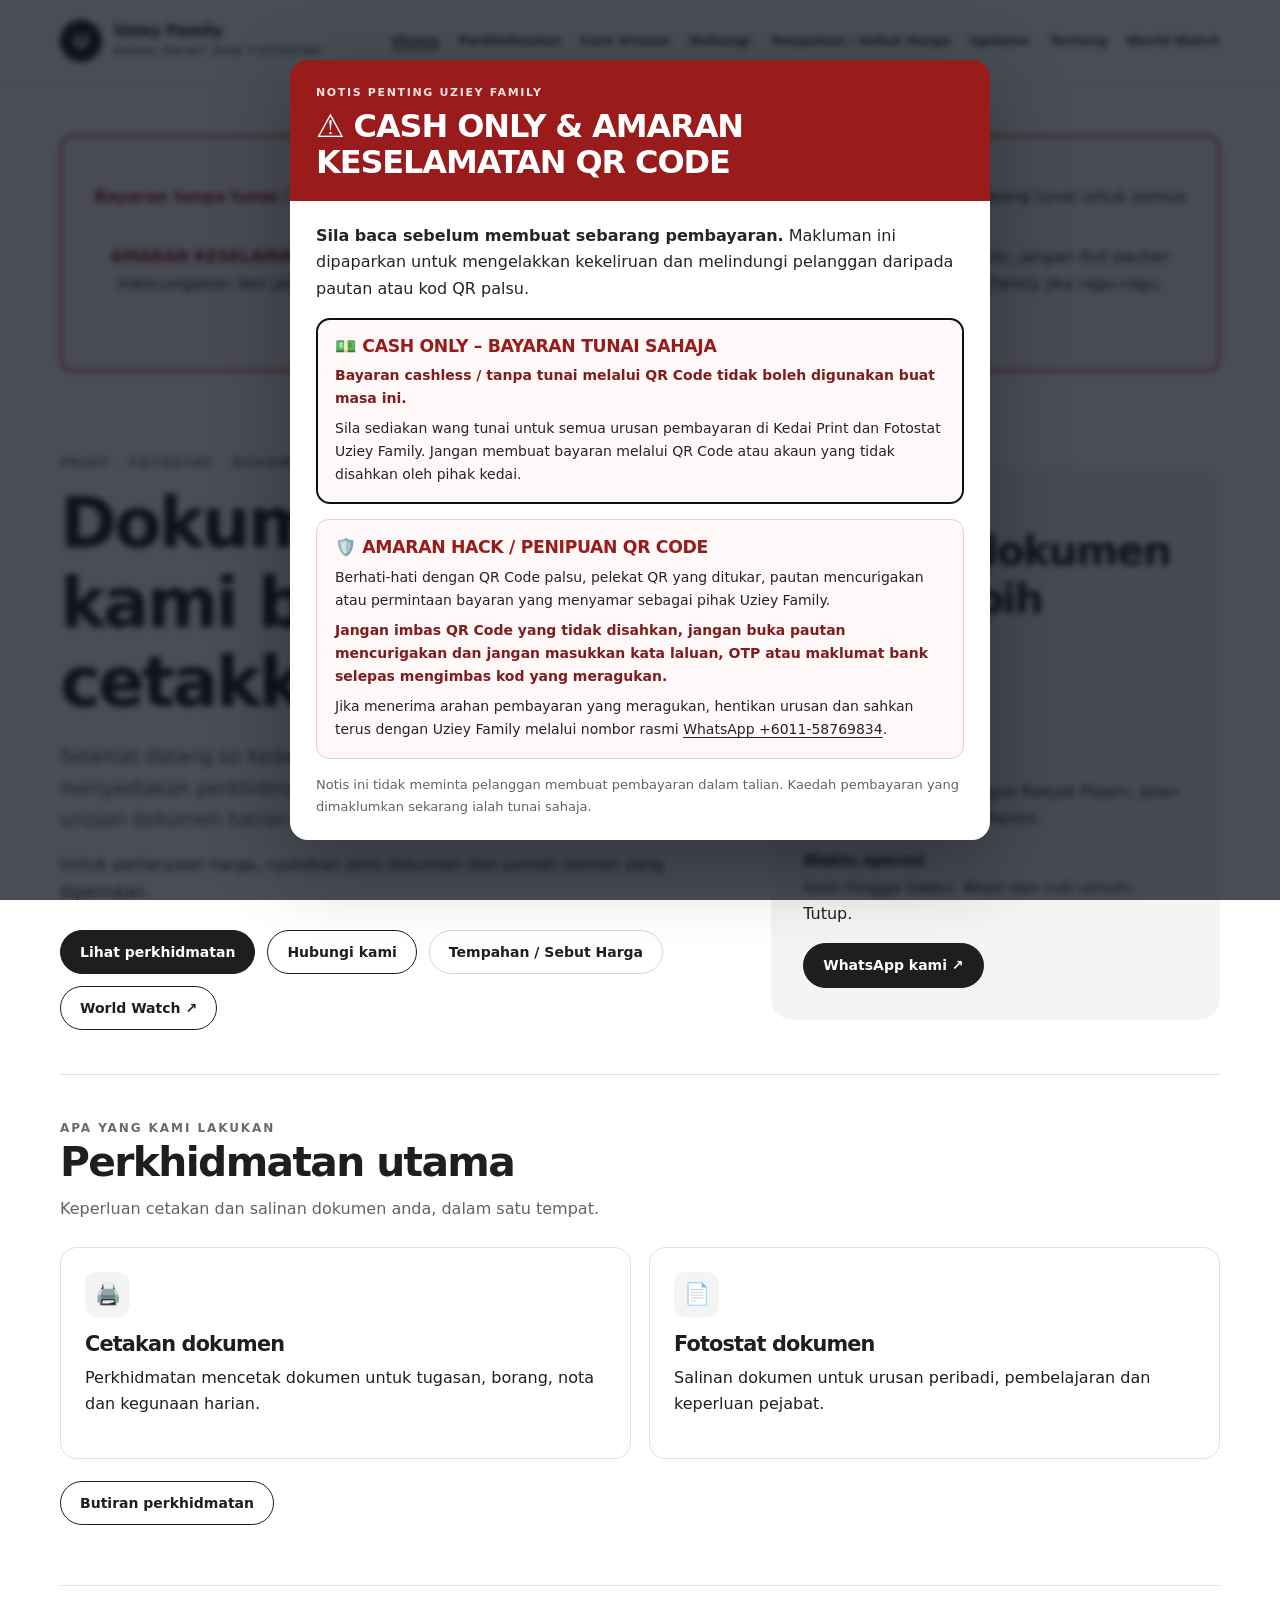
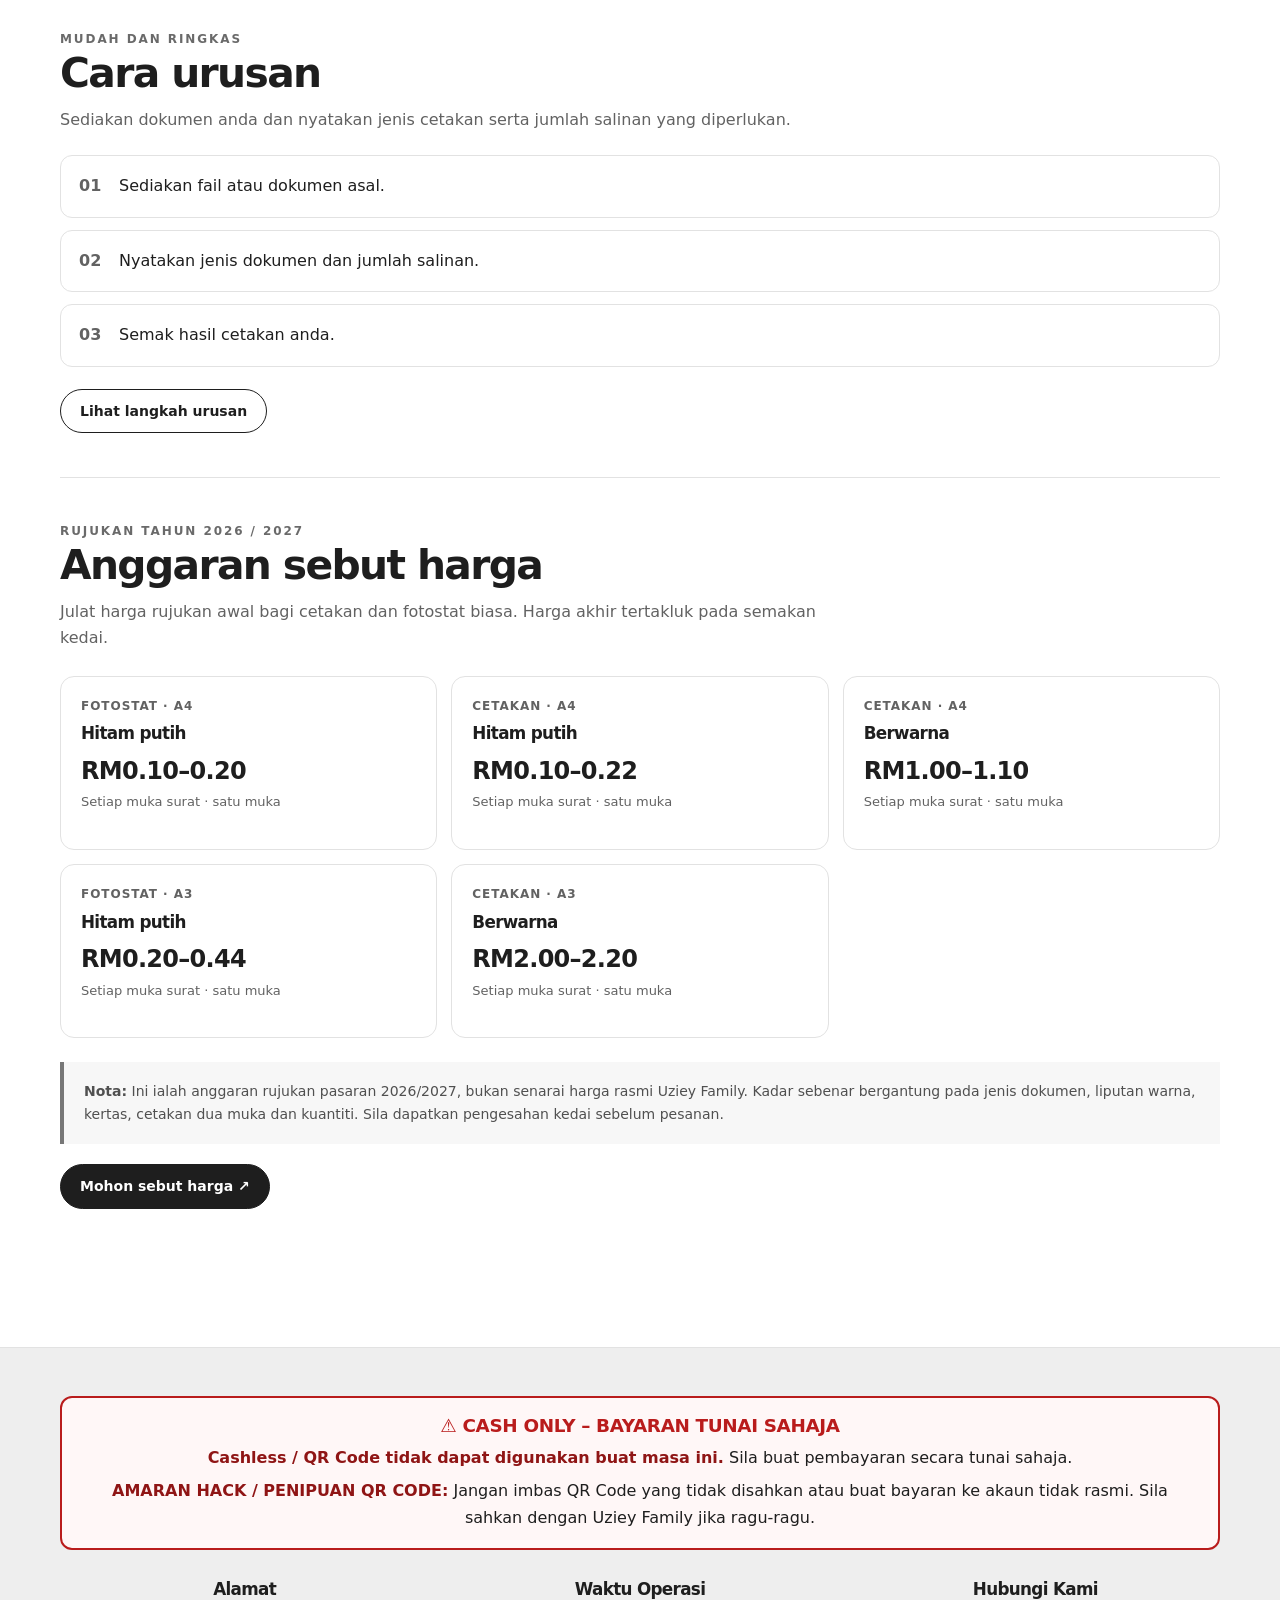
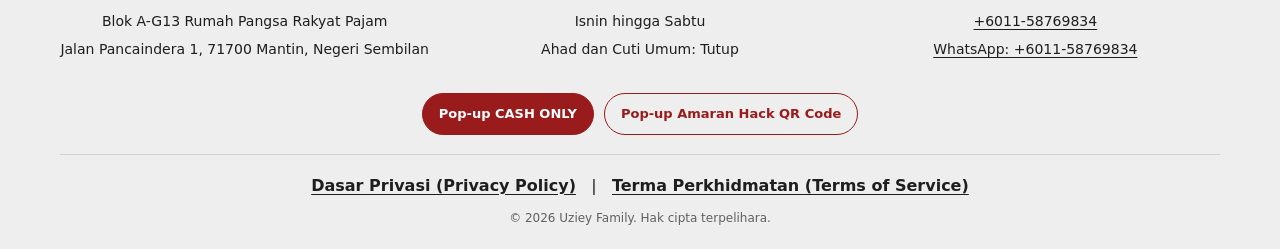
<file: index.html>
<!doctype html>
<html lang="ms">
<head>
  <meta charset="utf-8">
  <meta name="viewport" content="width=device-width, initial-scale=1">
  <meta name="theme-color" content="#ffffff">
  <meta name="description" content="Kedai Print dan Fotostat Uziey Family — perkhidmatan cetakan, fotostat, tempahan dan sebut harga di Mantin, Negeri Sembilan.">
  <title>Kedai Print dan Fotostat | Kedai Print dan Fotostat Uziey Family</title>
  <link rel="stylesheet" href="/assets/site.css">
</head>
<body>
<a class="skip-link" href="#kandungan">Langkau ke kandungan utama</a>
<header class="site-header">
  <div class="container header-inner">
    <a class="brand" href="/" aria-label="Uziey Family — Utama">
      <span class="brand-mark">U</span>
      <span><span class="brand-name">Uziey Family</span><span class="brand-subtitle">Kedai Print dan Fotostat</span></span>
    </a>
    <nav class="desktop-nav" aria-label="Navigasi utama"><a href="/">Utama</a>
<a href="/perkhidmatan/">Perkhidmatan</a>
<a href="/cara-urusan/">Cara Urusan</a>
<a href="/hubungi/">Hubungi</a>
<a href="/tempahan-sebut-harga/">Tempahan / Sebut Harga</a>
<a href="/updates/">Updates</a>
<a href="/about/">Tentang</a>
<a href="/world-watch/">World Watch</a></nav>
    <details class="mobile-menu">
      <summary>Menu ☰</summary>
      <nav class="mobile-nav" aria-label="Navigasi mudah alih"><a href="/">Utama</a>
<a href="/perkhidmatan/">Perkhidmatan</a>
<a href="/cara-urusan/">Cara Urusan</a>
<a href="/hubungi/">Hubungi</a>
<a href="/tempahan-sebut-harga/">Tempahan / Sebut Harga</a>
<a href="/updates/">Updates</a>
<a href="/about/">Tentang</a>
<a href="/world-watch/">World Watch</a></nav>
    </details>
  </div>
</header>
<main class="page-main" id="kandungan">
<div class="container">
  <section class="notice" aria-label="Notis pembayaran dan keselamatan">
    <h2>⚠️ CASH ONLY – BAYARAN TUNAI SAHAJA</h2>
    <p><strong>Bayaran tanpa tunai / Cashless melalui QR Code tidak dapat digunakan buat masa ini.</strong> Sila sediakan wang tunai untuk semua urusan pembayaran.</p>
    <p><strong>AMARAN KESELAMATAN – AWAS PENIPUAN / HACK QR CODE.</strong> Jangan imbas QR Code yang tidak disahkan, jangan ikut pautan mencurigakan dan jangan buat pembayaran ke akaun yang tidak rasmi. Sahkan dahulu dengan pihak Uziey Family jika ragu-ragu.</p>
    <button class="notice-trigger" type="button" data-open-warning data-warning-topic="payment">Baca pop-up amaran penuh</button>
  </section>

  <section class="hero">
    <div class="hero-layout">
      <div>
        <div class="eyebrow">Print · Fotostat · Dokumen</div>
        <h1>Dokumen anda,<br>kami bantu cetakkan.</h1>
        <p class="lead">Selamat datang ke Kedai Print dan Fotostat Uziey Family. Kami menyediakan perkhidmatan cetakan dan fotostat untuk membantu urusan dokumen harian anda.</p>
        <p>Untuk pertanyaan harga, nyatakan jenis dokumen dan jumlah salinan yang diperlukan.</p>
        <div class="hero-actions">
          <a class="button" href="/perkhidmatan/">Lihat perkhidmatan</a>
          <a class="button button-outline" href="/hubungi/">Hubungi kami</a>
          <a class="button button-light" href="/tempahan-sebut-harga/">Tempahan / Sebut Harga</a>
          <a class="button button-outline" href="/world-watch/">World Watch ↗</a>
        </div>
      </div>
      <aside class="hero-panel">
        <div class="eyebrow">Maklumat kedai</div>
        <h2 style="margin-top:12px">Urusan dokumen anda, lebih mudah.</h2>
        <p><strong>Telefon / WhatsApp</strong><br><a href="tel:+601158769834">+6011-58769834</a></p>
        <p><strong>Alamat</strong><br>Blok A-G13 Rumah Pangsa Rakyat Pajam, Jalan Pancaindera 1, 71700 Mantin.</p>
        <p><strong>Waktu operasi</strong><br>Isnin hingga Sabtu. Ahad dan cuti umum: Tutup.</p>
        <a class="button" href="https://wa.me/601158769834?text=Salam%2C%20saya%20ingin%20bertanya%20tentang%20perkhidmatan%20print%20dan%20fotostat%20Uziey%20Family." target="_blank" rel="noopener noreferrer">WhatsApp kami ↗</a>
      </aside>
    </div>
  </section>

  <section class="section">
    <div class="eyebrow">Apa yang kami lakukan</div>
    <h2 class="section-heading">Perkhidmatan utama</h2>
    <p class="section-intro">Keperluan cetakan dan salinan dokumen anda, dalam satu tempat.</p>
    <div class="card-grid">
      <article class="card">
        <div class="card-icon" aria-hidden="true">🖨️</div>
        <h3>Cetakan dokumen</h3>
        <p>Perkhidmatan mencetak dokumen untuk tugasan, borang, nota dan kegunaan harian.</p>
      </article>
      <article class="card">
        <div class="card-icon" aria-hidden="true">📄</div>
        <h3>Fotostat dokumen</h3>
        <p>Salinan dokumen untuk urusan peribadi, pembelajaran dan keperluan pejabat.</p>
      </article>
    </div>
    <p style="margin-top:22px"><a class="button button-outline" href="/perkhidmatan/">Butiran perkhidmatan</a></p>
  </section>

  <section class="section">
    <div class="eyebrow">Mudah dan ringkas</div>
    <h2 class="section-heading">Cara urusan</h2>
    <p class="section-intro">Sediakan dokumen anda dan nyatakan jenis cetakan serta jumlah salinan yang diperlukan.</p>
    <ol class="steps">
      <li>Sediakan fail atau dokumen asal.</li>
      <li>Nyatakan jenis dokumen dan jumlah salinan.</li>
      <li>Semak hasil cetakan anda.</li>
    </ol>
    <a class="button button-outline" href="/cara-urusan/">Lihat langkah urusan</a>
  </section>

  <section class="section">
    <div class="eyebrow">Rujukan tahun 2026 / 2027</div>
    <h2 class="section-heading">Anggaran sebut harga</h2>
    <p class="section-intro">Julat harga rujukan awal bagi cetakan dan fotostat biasa. Harga akhir tertakluk pada semakan kedai.</p>
    <div class="price-grid">
      <article class="price-card"><div class="price-kind">Fotostat · A4</div><h3>Hitam putih</h3><div class="price">RM0.10–0.20</div><p class="small-note">Setiap muka surat · satu muka</p></article>
      <article class="price-card"><div class="price-kind">Cetakan · A4</div><h3>Hitam putih</h3><div class="price">RM0.10–0.22</div><p class="small-note">Setiap muka surat · satu muka</p></article>
      <article class="price-card"><div class="price-kind">Cetakan · A4</div><h3>Berwarna</h3><div class="price">RM1.00–1.10</div><p class="small-note">Setiap muka surat · satu muka</p></article>
      <article class="price-card"><div class="price-kind">Fotostat · A3</div><h3>Hitam putih</h3><div class="price">RM0.20–0.44</div><p class="small-note">Setiap muka surat · satu muka</p></article>
      <article class="price-card"><div class="price-kind">Cetakan · A3</div><h3>Berwarna</h3><div class="price">RM2.00–2.20</div><p class="small-note">Setiap muka surat · satu muka</p></article>
    </div>
    <div class="price-note"><strong>Nota:</strong> Ini ialah anggaran rujukan pasaran 2026/2027, bukan senarai harga rasmi Uziey Family. Kadar sebenar bergantung pada jenis dokumen, liputan warna, kertas, cetakan dua muka dan kuantiti. Sila dapatkan pengesahan kedai sebelum pesanan.</div>
    <p style="margin-top:20px"><a class="button" href="/tempahan-sebut-harga/">Mohon sebut harga ↗</a></p>
  </section>
</div>
</main>

<footer class="site-footer">
  <div class="container">
    <div class="notice">
      <h3>⚠️ CASH ONLY – BAYARAN TUNAI SAHAJA</h3>
      <p><strong>Cashless / QR Code tidak dapat digunakan buat masa ini.</strong> Sila buat pembayaran secara tunai sahaja.</p>
      <p><strong>AMARAN HACK / PENIPUAN QR CODE:</strong> Jangan imbas QR Code yang tidak disahkan atau buat bayaran ke akaun tidak rasmi. Sila sahkan dengan Uziey Family jika ragu-ragu.</p>
    </div>
    <div class="footer-grid">
      <div class="footer-col">
        <h3>Alamat</h3>
        <p>Blok A-G13 Rumah Pangsa Rakyat Pajam</p>
        <p>Jalan Pancaindera 1, 71700 Mantin, Negeri Sembilan</p>
      </div>
      <div class="footer-col">
        <h3>Waktu Operasi</h3>
        <p>Isnin hingga Sabtu</p>
        <p>Ahad dan Cuti Umum: Tutup</p>
      </div>
      <div class="footer-col">
        <h3>Hubungi Kami</h3>
        <p><a href="tel:+601158769834">+6011-58769834</a></p>
        <p><a href="https://wa.me/601158769834">WhatsApp: +6011-58769834</a></p>
      </div>
    </div>
    <div class="footer-popup-actions" aria-label="Peringatan pembayaran dan keselamatan">
      <button class="footer-popup-button" type="button" data-open-warning data-warning-topic="payment">Pop-up CASH ONLY</button>
      <button class="footer-popup-button footer-popup-button--outline" type="button" data-open-warning data-warning-topic="qr">Pop-up Amaran Hack QR Code</button>
    </div>
    <div class="footer-policies">
      <a href="/privacy-policy/">Dasar Privasi (Privacy Policy)</a> &nbsp; | &nbsp;
      <a href="/terms-of-service/">Terma Perkhidmatan (Terms of Service)</a>
      <p class="copyright">© <span data-current-year>2026</span> Uziey Family. Hak cipta terpelihara.</p>
    </div>
  </div>
</footer>
<script src="/assets/site.js" defer></script>
</body>
</html>
</file>
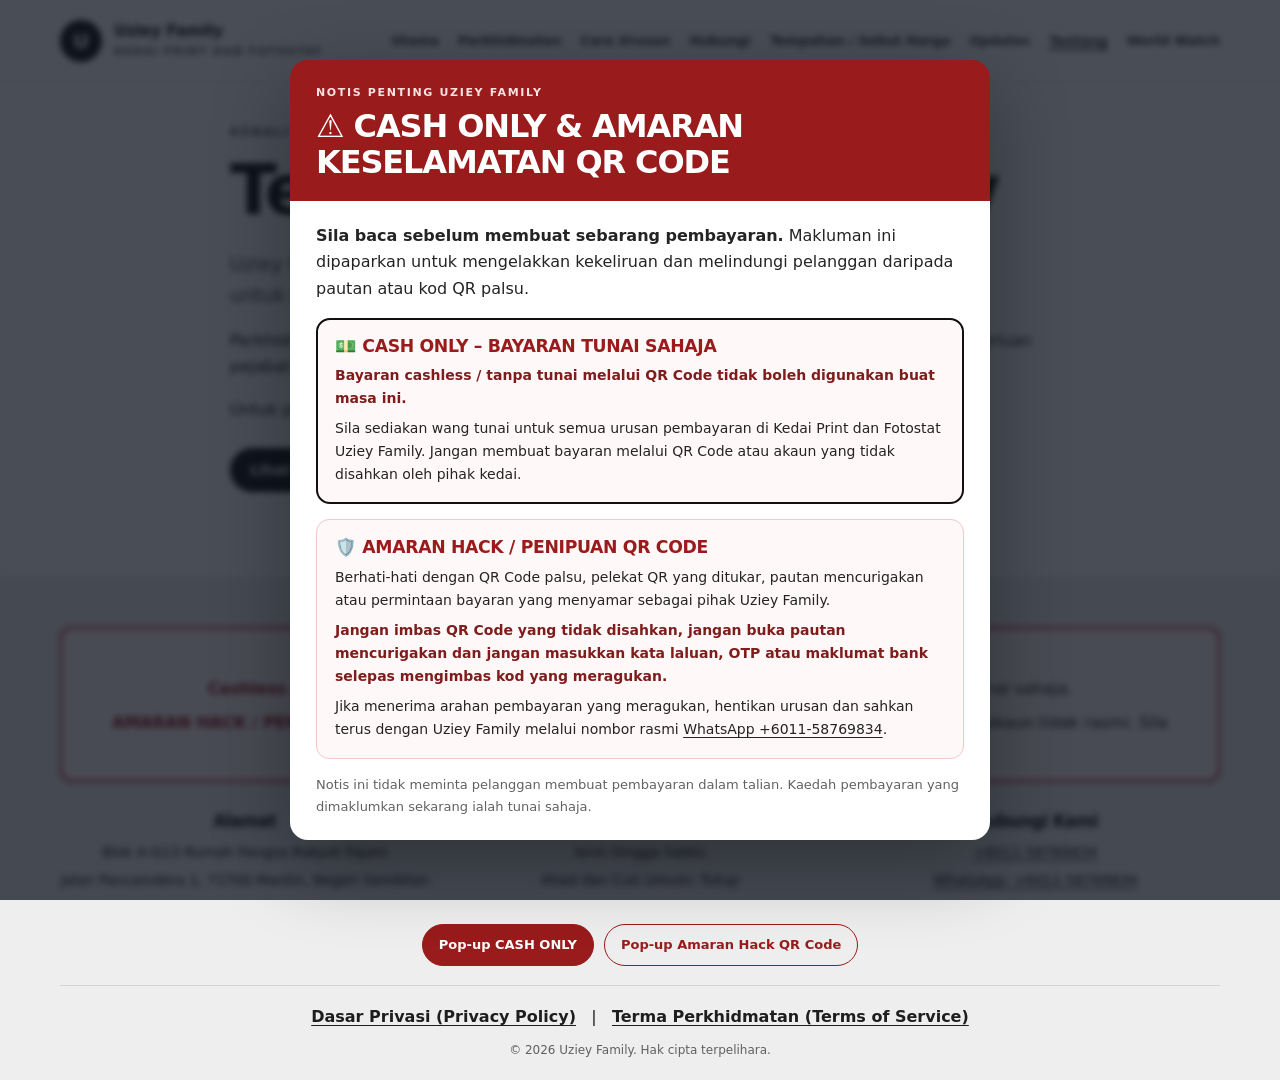
<file: about/index.html>
<!doctype html>
<html lang="ms">
<head>
  <meta charset="utf-8">
  <meta name="viewport" content="width=device-width, initial-scale=1">
  <meta name="theme-color" content="#ffffff">
  <meta name="description" content="Maklumat ringkas tentang perkhidmatan Kedai Print dan Fotostat Uziey Family.">
  <title>Tentang Uziey Family | Kedai Print dan Fotostat Uziey Family</title>
  <link rel="stylesheet" href="/assets/site.css">
</head>
<body>
<a class="skip-link" href="#kandungan">Langkau ke kandungan utama</a>
<header class="site-header">
  <div class="container header-inner">
    <a class="brand" href="/" aria-label="Uziey Family — Utama">
      <span class="brand-mark">U</span>
      <span><span class="brand-name">Uziey Family</span><span class="brand-subtitle">Kedai Print dan Fotostat</span></span>
    </a>
    <nav class="desktop-nav" aria-label="Navigasi utama"><a href="/">Utama</a>
<a href="/perkhidmatan/">Perkhidmatan</a>
<a href="/cara-urusan/">Cara Urusan</a>
<a href="/hubungi/">Hubungi</a>
<a href="/tempahan-sebut-harga/">Tempahan / Sebut Harga</a>
<a href="/updates/">Updates</a>
<a href="/about/">Tentang</a>
<a href="/world-watch/">World Watch</a></nav>
    <details class="mobile-menu">
      <summary>Menu ☰</summary>
      <nav class="mobile-nav" aria-label="Navigasi mudah alih"><a href="/">Utama</a>
<a href="/perkhidmatan/">Perkhidmatan</a>
<a href="/cara-urusan/">Cara Urusan</a>
<a href="/hubungi/">Hubungi</a>
<a href="/tempahan-sebut-harga/">Tempahan / Sebut Harga</a>
<a href="/updates/">Updates</a>
<a href="/about/">Tentang</a>
<a href="/world-watch/">World Watch</a></nav>
    </details>
  </div>
</header>
<main class="page-main" id="kandungan">
<div class="container prose">
  <div class="page-kicker">Kenali kami</div><h1 class="page-title">Tentang Uziey Family</h1>
  <p class="lead">Uziey Family menyediakan perkhidmatan cetakan dokumen dan fotostat untuk membantu urusan dokumen harian pelanggan.</p>
  <p>Perkhidmatan ini sesuai untuk tugasan, borang, nota, urusan peribadi, pembelajaran dan keperluan pejabat.</p>
  <p>Untuk pertanyaan harga, nyatakan jenis dokumen dan jumlah salinan yang diperlukan.</p>
  <div class="hero-actions"><a class="button" href="/perkhidmatan/">Lihat perkhidmatan</a><a class="button button-outline" href="/hubungi/">Hubungi kami</a></div>
</div>
</main>

<footer class="site-footer">
  <div class="container">
    <div class="notice">
      <h3>⚠️ CASH ONLY – BAYARAN TUNAI SAHAJA</h3>
      <p><strong>Cashless / QR Code tidak dapat digunakan buat masa ini.</strong> Sila buat pembayaran secara tunai sahaja.</p>
      <p><strong>AMARAN HACK / PENIPUAN QR CODE:</strong> Jangan imbas QR Code yang tidak disahkan atau buat bayaran ke akaun tidak rasmi. Sila sahkan dengan Uziey Family jika ragu-ragu.</p>
    </div>
    <div class="footer-grid">
      <div class="footer-col">
        <h3>Alamat</h3>
        <p>Blok A-G13 Rumah Pangsa Rakyat Pajam</p>
        <p>Jalan Pancaindera 1, 71700 Mantin, Negeri Sembilan</p>
      </div>
      <div class="footer-col">
        <h3>Waktu Operasi</h3>
        <p>Isnin hingga Sabtu</p>
        <p>Ahad dan Cuti Umum: Tutup</p>
      </div>
      <div class="footer-col">
        <h3>Hubungi Kami</h3>
        <p><a href="tel:+601158769834">+6011-58769834</a></p>
        <p><a href="https://wa.me/601158769834">WhatsApp: +6011-58769834</a></p>
      </div>
    </div>
    <div class="footer-popup-actions" aria-label="Peringatan pembayaran dan keselamatan">
      <button class="footer-popup-button" type="button" data-open-warning data-warning-topic="payment">Pop-up CASH ONLY</button>
      <button class="footer-popup-button footer-popup-button--outline" type="button" data-open-warning data-warning-topic="qr">Pop-up Amaran Hack QR Code</button>
    </div>
    <div class="footer-policies">
      <a href="/privacy-policy/">Dasar Privasi (Privacy Policy)</a> &nbsp; | &nbsp;
      <a href="/terms-of-service/">Terma Perkhidmatan (Terms of Service)</a>
      <p class="copyright">© <span data-current-year>2026</span> Uziey Family. Hak cipta terpelihara.</p>
    </div>
  </div>
</footer>
<script src="/assets/site.js" defer></script>
</body>
</html>
</file>
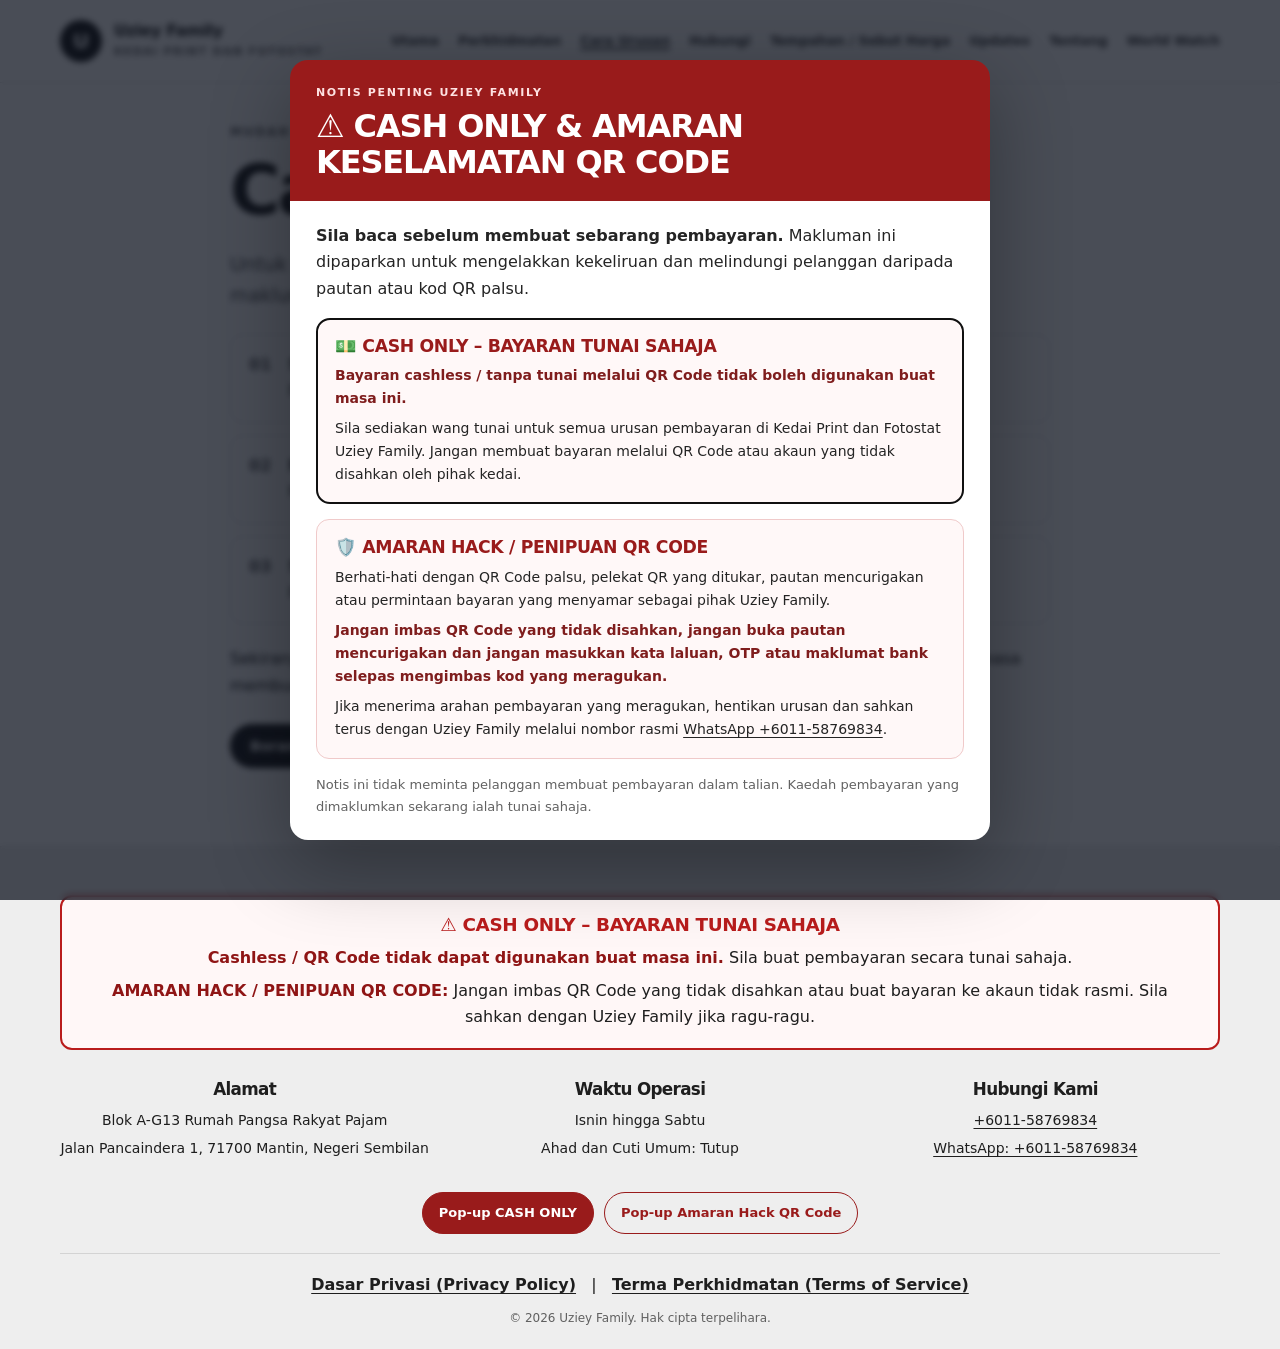
<file: cara-urusan/index.html>
<!doctype html>
<html lang="ms">
<head>
  <meta charset="utf-8">
  <meta name="viewport" content="width=device-width, initial-scale=1">
  <meta name="theme-color" content="#ffffff">
  <meta name="description" content="Cara membuat urusan cetakan dan fotostat di Uziey Family.">
  <title>Cara Urusan | Kedai Print dan Fotostat Uziey Family</title>
  <link rel="stylesheet" href="/assets/site.css">
</head>
<body>
<a class="skip-link" href="#kandungan">Langkau ke kandungan utama</a>
<header class="site-header">
  <div class="container header-inner">
    <a class="brand" href="/" aria-label="Uziey Family — Utama">
      <span class="brand-mark">U</span>
      <span><span class="brand-name">Uziey Family</span><span class="brand-subtitle">Kedai Print dan Fotostat</span></span>
    </a>
    <nav class="desktop-nav" aria-label="Navigasi utama"><a href="/">Utama</a>
<a href="/perkhidmatan/">Perkhidmatan</a>
<a href="/cara-urusan/">Cara Urusan</a>
<a href="/hubungi/">Hubungi</a>
<a href="/tempahan-sebut-harga/">Tempahan / Sebut Harga</a>
<a href="/updates/">Updates</a>
<a href="/about/">Tentang</a>
<a href="/world-watch/">World Watch</a></nav>
    <details class="mobile-menu">
      <summary>Menu ☰</summary>
      <nav class="mobile-nav" aria-label="Navigasi mudah alih"><a href="/">Utama</a>
<a href="/perkhidmatan/">Perkhidmatan</a>
<a href="/cara-urusan/">Cara Urusan</a>
<a href="/hubungi/">Hubungi</a>
<a href="/tempahan-sebut-harga/">Tempahan / Sebut Harga</a>
<a href="/updates/">Updates</a>
<a href="/about/">Tentang</a>
<a href="/world-watch/">World Watch</a></nav>
    </details>
  </div>
</header>
<main class="page-main" id="kandungan">
<div class="container prose">
  <div class="page-kicker">Mudah dan ringkas</div><h1 class="page-title">Cara urusan</h1>
  <p class="lead">Untuk memudahkan urusan di kedai, sediakan fail atau dokumen asal dan maklumat cetakan yang diperlukan.</p>
  <ol class="steps">
    <li><strong>Sediakan fail atau dokumen.</strong><br>Pastikan dokumen yang ingin dicetak atau difotostat telah disediakan.</li>
    <li><strong>Nyatakan jenis dan jumlah salinan.</strong><br>Maklumkan saiz kertas, warna atau hitam putih, bilangan halaman dan kuantiti.</li>
    <li><strong>Semak hasil cetakan anda.</strong><br>Pastikan hasil cetakan sepadan dengan permintaan sebelum urusan selesai.</li>
  </ol>
  <p>Sekiranya anda ingin bertanya tentang harga, sertakan jenis dokumen dan jumlah salinan semasa membuat pertanyaan.</p>
  <div class="hero-actions"><a class="button" href="/tempahan-sebut-harga/">Borang permohonan</a><a class="button button-outline" href="/hubungi/">Hubungi kami</a></div>
</div>
</main>

<footer class="site-footer">
  <div class="container">
    <div class="notice">
      <h3>⚠️ CASH ONLY – BAYARAN TUNAI SAHAJA</h3>
      <p><strong>Cashless / QR Code tidak dapat digunakan buat masa ini.</strong> Sila buat pembayaran secara tunai sahaja.</p>
      <p><strong>AMARAN HACK / PENIPUAN QR CODE:</strong> Jangan imbas QR Code yang tidak disahkan atau buat bayaran ke akaun tidak rasmi. Sila sahkan dengan Uziey Family jika ragu-ragu.</p>
    </div>
    <div class="footer-grid">
      <div class="footer-col">
        <h3>Alamat</h3>
        <p>Blok A-G13 Rumah Pangsa Rakyat Pajam</p>
        <p>Jalan Pancaindera 1, 71700 Mantin, Negeri Sembilan</p>
      </div>
      <div class="footer-col">
        <h3>Waktu Operasi</h3>
        <p>Isnin hingga Sabtu</p>
        <p>Ahad dan Cuti Umum: Tutup</p>
      </div>
      <div class="footer-col">
        <h3>Hubungi Kami</h3>
        <p><a href="tel:+601158769834">+6011-58769834</a></p>
        <p><a href="https://wa.me/601158769834">WhatsApp: +6011-58769834</a></p>
      </div>
    </div>
    <div class="footer-popup-actions" aria-label="Peringatan pembayaran dan keselamatan">
      <button class="footer-popup-button" type="button" data-open-warning data-warning-topic="payment">Pop-up CASH ONLY</button>
      <button class="footer-popup-button footer-popup-button--outline" type="button" data-open-warning data-warning-topic="qr">Pop-up Amaran Hack QR Code</button>
    </div>
    <div class="footer-policies">
      <a href="/privacy-policy/">Dasar Privasi (Privacy Policy)</a> &nbsp; | &nbsp;
      <a href="/terms-of-service/">Terma Perkhidmatan (Terms of Service)</a>
      <p class="copyright">© <span data-current-year>2026</span> Uziey Family. Hak cipta terpelihara.</p>
    </div>
  </div>
</footer>
<script src="/assets/site.js" defer></script>
</body>
</html>
</file>
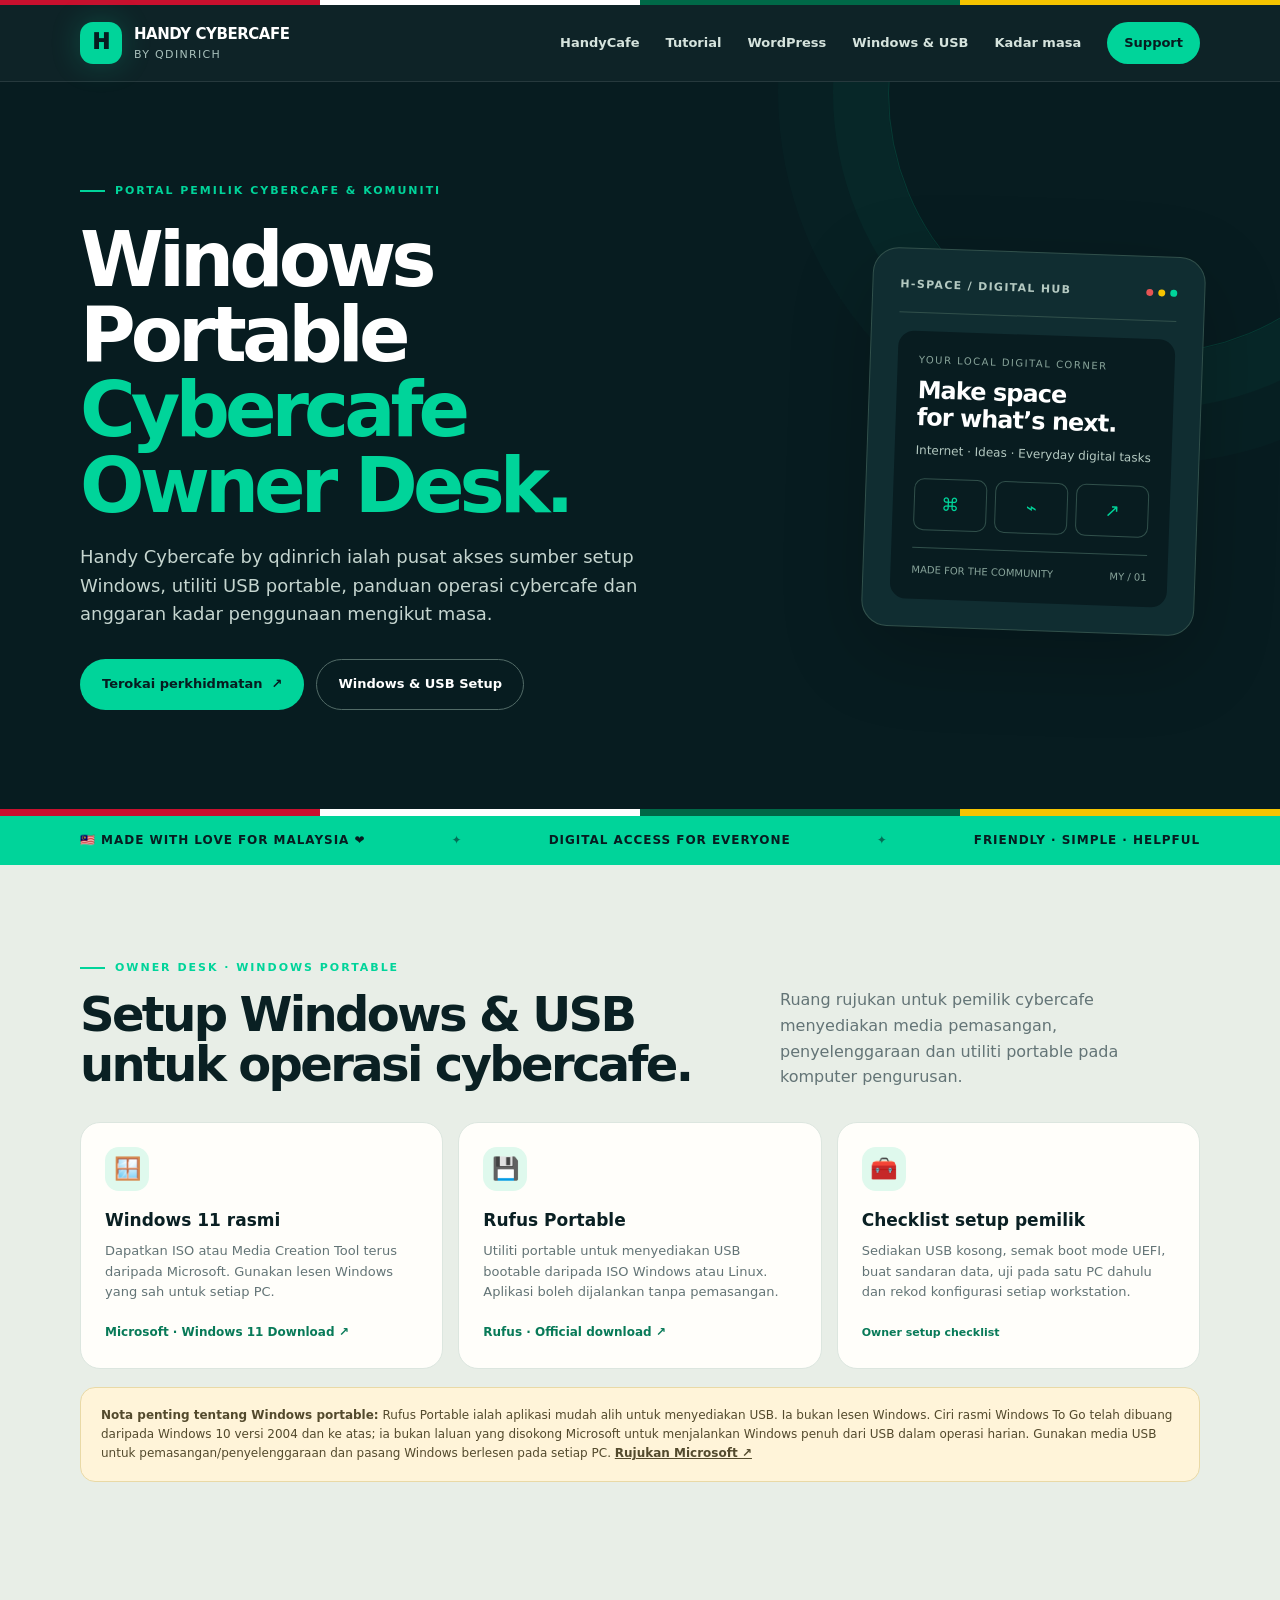
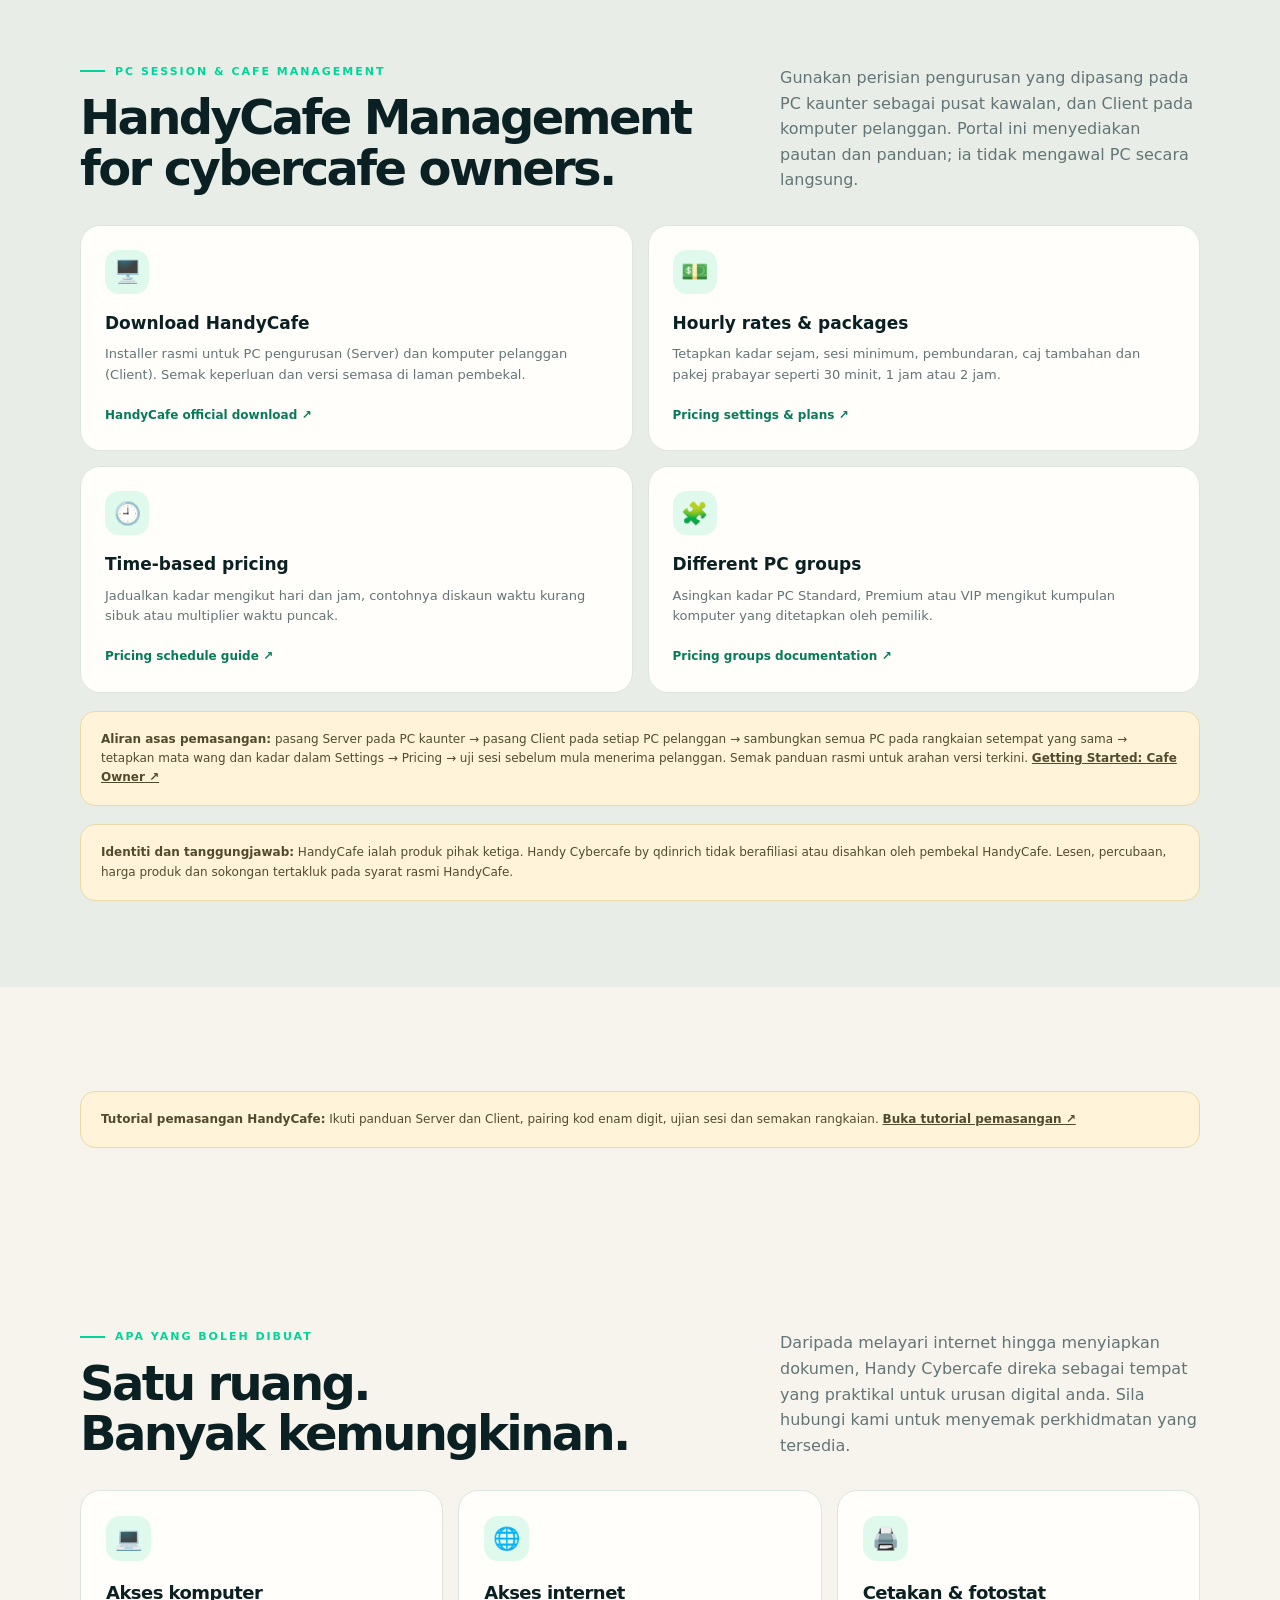
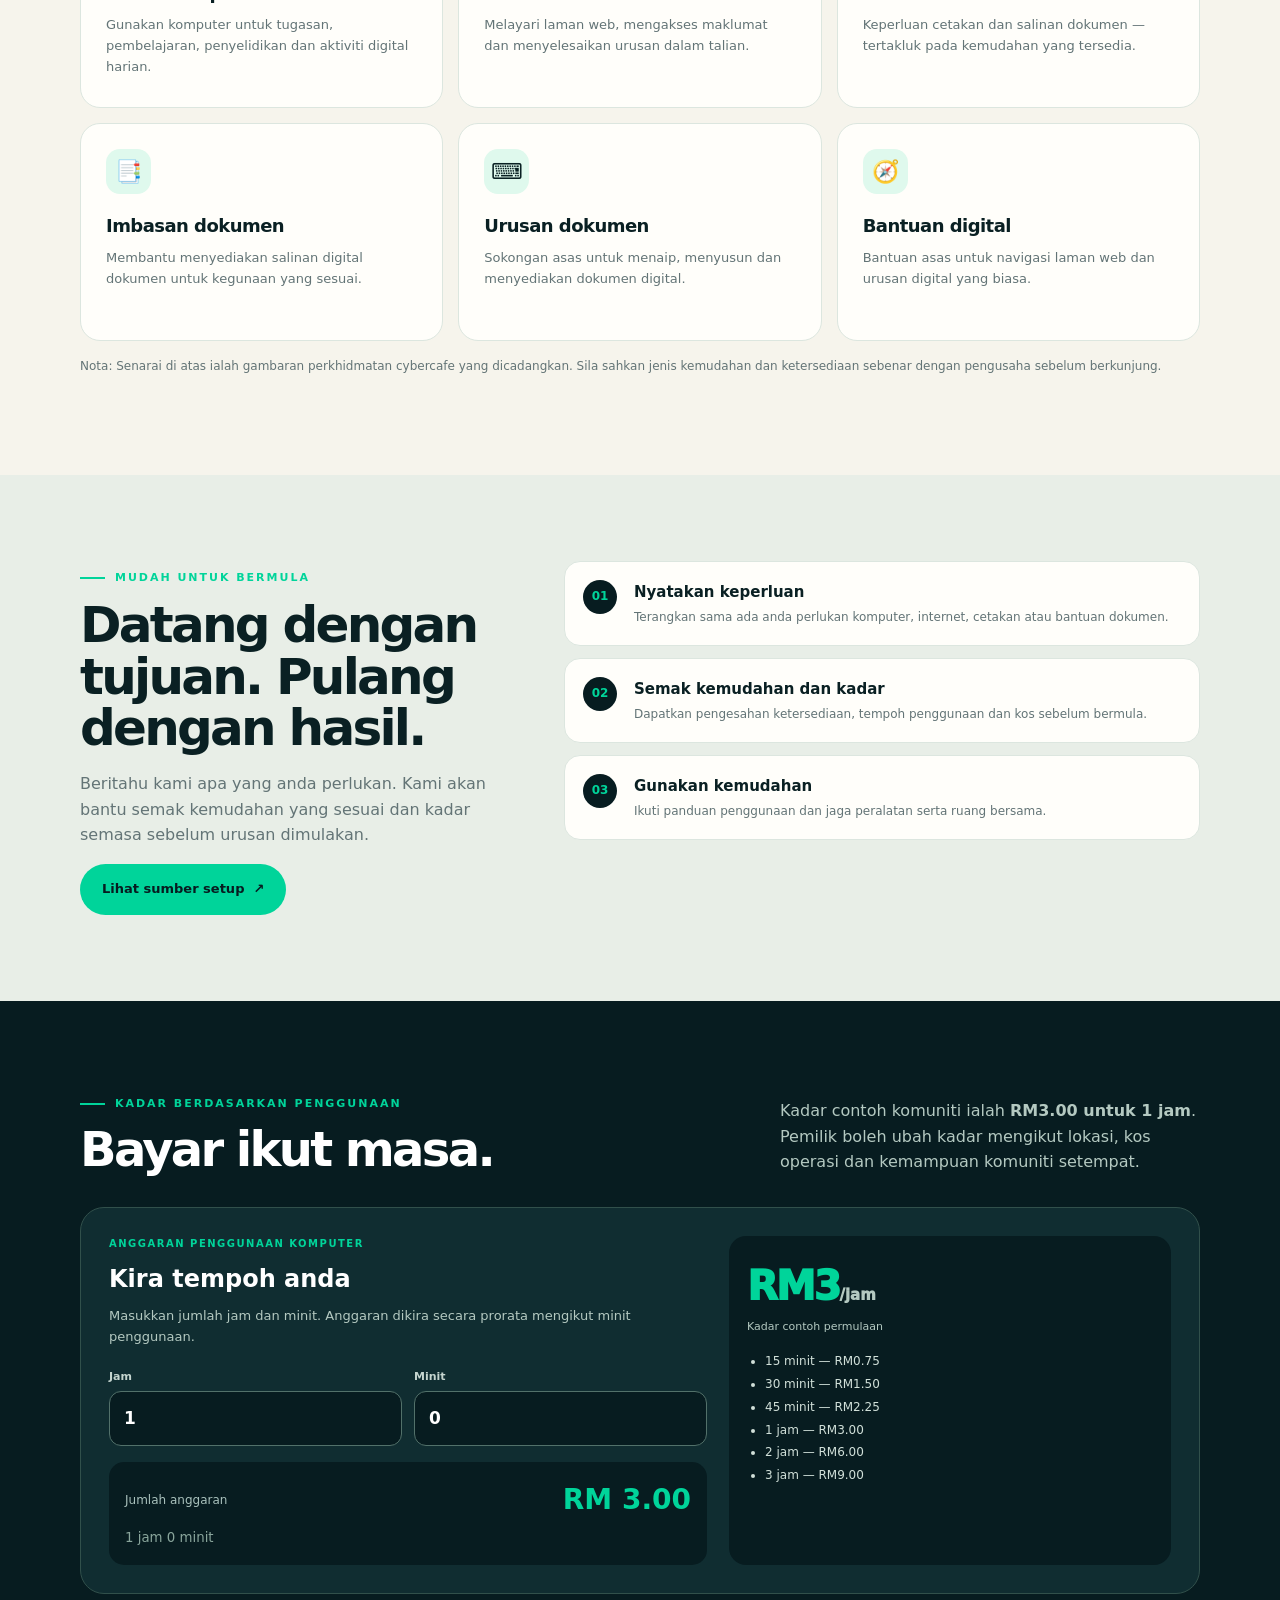
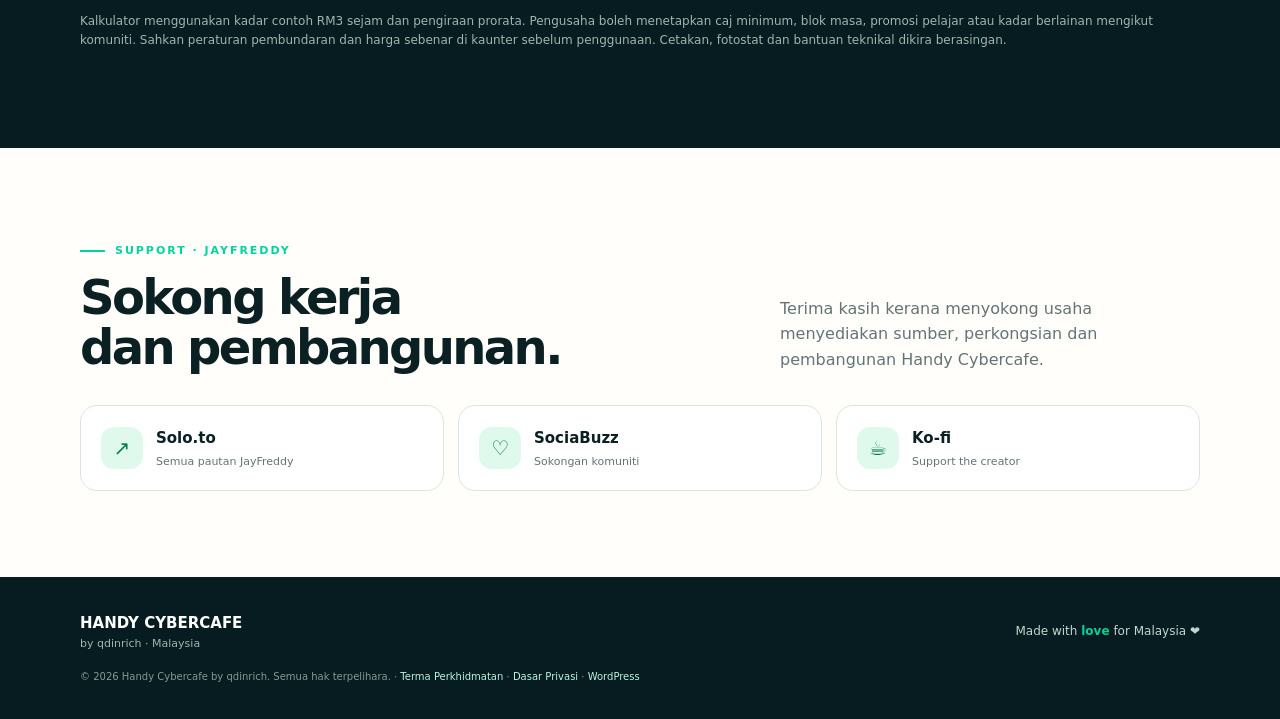
<file: handy-cybercafe/index.html>
<!doctype html>
<html lang="ms">
<head>
<meta charset="utf-8">
<meta name="viewport" content="width=device-width, initial-scale=1">
<meta name="theme-color" content="#071c20">
<meta name="description" content="Handy Cybercafe by qdinrich — portal pemilik cybercafe dengan sumber Windows, Rufus Portable, setup USB dan kadar penggunaan masa. Made with love for Malaysia.">
<title>Handy Cybercafe by qdinrich | Windows Portable & Cybercafe Setup</title>
<style>
:root{--ink:#0a2023;--deep:#071c20;--green:#00d49a;--mint:#b9f5df;--cream:#f6f4ec;--paper:#fffefa;--muted:#637476;--line:#dce6df;--gold:#ffd166}
*{box-sizing:border-box}html{scroll-behavior:smooth}body{margin:0;background:var(--cream);color:var(--ink);font-family:Inter,ui-sans-serif,system-ui,-apple-system,BlinkMacSystemFont,"Segoe UI",sans-serif;line-height:1.6}a{color:inherit}button,a{ -webkit-tap-highlight-color:transparent}.skip{position:absolute;left:-9999px;top:auto}.skip:focus{left:16px;top:16px;z-index:99;background:white;padding:10px 14px;border-radius:10px}.wrap{width:min(1120px,calc(100% - 40px));margin:auto}.topline{height:5px;background:linear-gradient(90deg,#c8102e 0 25%,#fff 25% 50%,#006847 50% 75%,#f5c400 75%)}header{background:rgba(7,28,32,.97);color:white;position:sticky;top:0;z-index:20;border-bottom:1px solid rgba(255,255,255,.1);backdrop-filter:blur(14px)}.nav{height:76px;display:flex;align-items:center;justify-content:space-between;gap:20px}.brand{display:flex;align-items:center;gap:12px;text-decoration:none}.mark{width:42px;height:42px;border-radius:13px;background:var(--green);color:var(--deep);display:grid;place-items:center;font-weight:950;font-size:21px;box-shadow:0 0 30px rgba(0,212,154,.22)}.brand b{display:block;letter-spacing:-.03em;font-size:15px}.brand small{display:block;color:#a9c1bc;font-size:11px;letter-spacing:.12em;text-transform:uppercase}.navlinks{display:flex;gap:26px;align-items:center}.navlinks a{text-decoration:none;color:#d5e3dd;font-size:13px;font-weight:700}.navlinks a:hover{color:var(--green)}.nav-cta{padding:11px 17px;border-radius:999px;background:var(--green);color:var(--deep)!important}.menu{display:none}.hero{background:var(--deep);color:white;overflow:hidden;position:relative}.hero:before{content:"";position:absolute;width:520px;height:520px;border:1px solid rgba(0,212,154,.17);border-radius:50%;right:-130px;top:-250px;box-shadow:0 0 0 55px rgba(0,212,154,.035),0 0 0 110px rgba(0,212,154,.025)}.hero:after{content:"";position:absolute;inset:auto 0 0;height:7px;background:linear-gradient(90deg,#c8102e 0 25%,#fff 25% 50%,#006847 50% 75%,#f5c400 75%)}.hero-inner{position:relative;z-index:1;display:grid;grid-template-columns:1.15fr .85fr;align-items:center;gap:60px;padding:92px 0 106px}.eyebrow{display:inline-flex;align-items:center;gap:10px;color:var(--green);font-size:11px;font-weight:900;letter-spacing:.18em;text-transform:uppercase}.eyebrow:before{content:"";width:25px;height:2px;background:var(--green)}h1{font-size:clamp(42px,6.5vw,76px);line-height:.99;letter-spacing:-.065em;margin:22px 0 20px;max-width:700px}h1 em{font-style:normal;color:var(--green)}.lead{font-size:18px;color:#c5d5cf;max-width:590px}.hero-actions{display:flex;gap:12px;flex-wrap:wrap;margin-top:30px}.btn{display:inline-flex;align-items:center;justify-content:center;gap:9px;text-decoration:none;border:1px solid transparent;border-radius:999px;padding:14px 21px;font-size:13px;font-weight:850;transition:.2s}.btn-primary{background:var(--green);color:var(--deep)}.btn-primary:hover{background:#6beac1;transform:translateY(-2px)}.btn-ghost{border-color:#526b67;color:white}.btn-ghost:hover{border-color:var(--green);color:var(--green)}.hero-card{background:#102d31;border:1px solid #31504b;border-radius:26px;padding:27px;max-width:400px;justify-self:end;box-shadow:0 25px 80px rgba(0,0,0,.22);transform:rotate(2deg)}.screen-top{display:flex;align-items:center;justify-content:space-between;border-bottom:1px solid #31504b;padding-bottom:18px;color:#b4c9c1;font-size:11px;font-weight:800;letter-spacing:.12em;text-transform:uppercase}.lights{display:flex;gap:5px}.lights i{display:block;width:7px;height:7px;border-radius:50%;background:#f5c400}.lights i:first-child{background:#e65454}.lights i:last-child{background:var(--green)}.screen{margin-top:18px;background:#081c20;border-radius:16px;padding:21px}.screen-label{font-size:10px;color:#89a59b;letter-spacing:.15em;text-transform:uppercase}.screen h2{font-size:24px;line-height:1.15;letter-spacing:-.04em;margin:9px 0}.screen p{font-size:12px;color:#b4c9c1;margin:0}.screen-grid{display:grid;grid-template-columns:repeat(3,1fr);gap:8px;margin-top:18px}.screen-grid span{display:grid;place-items:center;min-height:52px;border:1px solid #31504b;border-radius:10px;color:var(--green);font-size:18px}.screen-foot{margin-top:17px;padding-top:14px;border-top:1px solid #31504b;color:#89a59b;font-size:10px;display:flex;justify-content:space-between}.strip{background:var(--green);color:var(--deep)}.strip-inner{display:flex;justify-content:space-between;gap:15px;align-items:center;padding:15px 0;font-weight:900;font-size:12px;letter-spacing:.08em;text-transform:uppercase}.strip span{display:flex;align-items:center;gap:9px}.strip i{font-style:normal;opacity:.55}.section{padding:86px 0}.section-head{display:flex;justify-content:space-between;gap:40px;align-items:end;margin-bottom:32px}.section-head h2{font-size:clamp(32px,4vw,48px);letter-spacing:-.055em;line-height:1.05;margin:12px 0 0}.section-head p{max-width:420px;color:var(--muted);margin:0}.services{display:grid;grid-template-columns:repeat(3,1fr);gap:15px}.service{background:var(--paper);border:1px solid var(--line);border-radius:20px;padding:25px;min-height:218px;transition:.2s}.service:hover{transform:translateY(-5px);box-shadow:0 20px 35px rgba(7,28,32,.07)}.service-icon{height:45px;width:45px;border-radius:14px;background:#dff9ed;display:grid;place-items:center;font-size:22px}.service h3{font-size:18px;margin:18px 0 7px;letter-spacing:-.03em}.service p{font-size:13px;color:var(--muted);margin:0}.note{font-size:12px;color:var(--muted);margin-top:16px}.how{background:#e8eee7}.how-grid{display:grid;grid-template-columns:.8fr 1.2fr;gap:60px;align-items:start}.how-copy h2{font-size:clamp(34px,4vw,50px);letter-spacing:-.055em;line-height:1.03;margin:14px 0}.how-copy p{color:var(--muted)}.steps{display:grid;gap:12px}.step{display:flex;gap:17px;align-items:flex-start;background:var(--paper);border:1px solid #dce6df;border-radius:16px;padding:18px}.num{width:34px;height:34px;flex:none;display:grid;place-items:center;border-radius:50%;background:var(--deep);color:var(--green);font-size:12px;font-weight:900}.step h3{font-size:15px;margin:0 0 4px}.step p{font-size:12px;color:var(--muted);margin:0}.rates{background:var(--deep);color:white}.rates .section-head p{color:#b4c9c1}.rate-card{display:flex;justify-content:space-between;align-items:center;gap:20px;padding:22px 0;border-top:1px solid #31504b}.rate-card:last-child{border-bottom:1px solid #31504b}.rate-card h3{font-size:17px;margin:0}.rate-card p{font-size:12px;color:#9eb7ae;margin:3px 0 0}.rate-card strong{color:var(--green);font-size:14px;text-align:right}.rates-note{margin-top:18px;color:#9eb7ae;font-size:12px}.contact{background:var(--paper)}.contact-box{background:#e5f8ed;border:1px solid #c6ead7;border-radius:26px;padding:34px;display:grid;grid-template-columns:1fr auto;align-items:center;gap:25px}.contact-box h2{font-size:clamp(30px,4vw,44px);letter-spacing:-.055em;line-height:1.05;margin:12px 0}.contact-box p{color:#506967;margin:0;max-width:630px;font-size:14px}.contact-box .btn{background:var(--deep);color:white}.contact-box .btn:hover{background:#174044}.contact-details{display:grid;grid-template-columns:repeat(3,1fr);gap:12px;margin-top:16px}.detail{padding:16px;border:1px solid var(--line);border-radius:15px}.detail small{display:block;font-size:10px;color:var(--muted);text-transform:uppercase;letter-spacing:.12em;font-weight:900}.detail b{display:block;margin-top:6px;font-size:13px}footer{background:var(--deep);color:white;padding:34px 0}.footer-inner{display:flex;align-items:center;justify-content:space-between;gap:20px}.footer-brand{font-size:15px;font-weight:900}.footer-brand small{display:block;font-size:11px;color:#9eb7ae;font-weight:500}.made{font-size:12px;color:#c2d5ce}.made strong{color:var(--green)}.copyright{font-size:10px;color:#829b92;margin-top:16px}.faq{display:grid;grid-template-columns:repeat(2,1fr);gap:12px;margin-top:28px}.faq details{background:var(--paper);border:1px solid var(--line);border-radius:14px;padding:16px}.faq summary{font-size:13px;font-weight:850;cursor:pointer}.faq p{font-size:12px;color:var(--muted);margin:10px 0 0}

.owner-setup{background:#e8eee7}.resource-grid{display:grid;grid-template-columns:repeat(3,1fr);gap:15px}.resource-card{background:var(--paper);border:1px solid var(--line);border-radius:20px;padding:24px}.resource-icon{height:44px;width:44px;border-radius:14px;background:#dff9ed;display:grid;place-items:center;font-size:22px}.resource-card h3{margin:16px 0 7px;font-size:17px}.resource-card p{margin:0 0 15px;color:var(--muted);font-size:13px}.resource-link{font-size:12px;font-weight:900;color:#087a58;text-decoration:none}.resource-link:hover{text-decoration:underline}.resource-tag{font-size:11px;font-weight:800;color:#087a58}.owner-warning{margin-top:18px;padding:18px 20px;border-radius:15px;background:#fff4d9;border:1px solid #e9d9a6;color:#534a2d;font-size:12px}.owner-warning a{font-weight:850}.rate-calculator{display:grid;grid-template-columns:1.15fr .85fr;gap:22px;background:#102d31;border:1px solid #31504b;border-radius:24px;padding:28px}.rate-calculator h3{margin:8px 0;font-size:24px;color:white}.rate-calculator p{margin:0;color:#b4c9c1;font-size:13px}.calc-eyebrow{font-size:10px;font-weight:900;letter-spacing:.15em;color:var(--green)}.calc-fields{display:grid;grid-template-columns:1fr 1fr;gap:12px;margin-top:20px}.calc-fields label{font-size:11px;color:#c5d5cf;font-weight:800}.calc-fields input{display:block;width:100%;margin-top:6px;padding:13px 14px;border:1px solid #52716a;border-radius:12px;background:#071c20;color:white;font:inherit;font-size:17px}.calc-result{margin-top:16px;padding:16px;border-radius:15px;background:#071c20;display:grid;grid-template-columns:1fr auto;align-items:center;gap:4px 15px}.calc-result span{color:#a9c1bc;font-size:12px}.calc-result strong{color:var(--green);font-size:28px}.calc-result small{grid-column:1/-1;color:#89a59b}.rate-side{padding:18px;border-radius:17px;background:#071c20;color:white}.rate-large{font-size:40px;font-weight:950;color:var(--green);letter-spacing:-.05em}.rate-large span{font-size:15px;color:#b4c9c1;letter-spacing:0}.rate-side p{font-size:11px;margin:0 0 15px}.rate-side ul{padding-left:18px;margin:0;color:#d1e0d9;font-size:12px;line-height:1.9}.support{background:var(--paper)}.support-grid{display:grid;grid-template-columns:repeat(3,1fr);gap:14px}.support-card{display:flex;align-items:center;gap:13px;padding:20px;border:1px solid var(--line);border-radius:17px;text-decoration:none;background:white;transition:.2s}.support-card:hover{transform:translateY(-3px);border-color:#00a878}.support-mark{width:42px;height:42px;border-radius:13px;background:#dff9ed;color:#087a58;display:grid;place-items:center;font-size:20px}.support-card b{display:block;font-size:15px}.support-card small{display:block;color:var(--muted);font-size:11px;margin-top:3px}

.owner-software{background:#e8eee7}.software-grid{display:grid;grid-template-columns:repeat(2,1fr);gap:15px}.software-card{background:var(--paper);border:1px solid var(--line);border-radius:20px;padding:24px}.software-card h3{margin:16px 0 7px;font-size:17px}.software-card p{margin:0 0 15px;color:var(--muted);font-size:13px}.legal-links{background:var(--deep);color:#d6e4de;padding:14px 0}.legal-links-inner{display:flex;gap:14px;flex-wrap:wrap;font-size:12px}.legal-links a{color:#b9f5df;text-decoration:none}.legal-links a:hover{text-decoration:underline}.copyright a{color:#b9f5df;text-decoration:none}

@media(max-width:760px){.wrap{width:min(100% - 30px,600px)}.nav{height:67px}.navlinks{display:none}.menu{display:block;color:white}.menu summary{list-style:none;border:1px solid #526b67;border-radius:99px;padding:8px 13px;font-size:12px;font-weight:800;cursor:pointer}.menu summary::-webkit-details-marker{display:none}.menu nav{position:absolute;left:15px;right:15px;top:62px;background:#102d31;border:1px solid #31504b;border-radius:15px;padding:12px;display:grid;gap:4px}.menu nav a{padding:10px;text-decoration:none;border-radius:9px;color:white;font-size:13px}.menu nav a:hover{background:#1a4142}.hero-inner{grid-template-columns:1fr;gap:38px;padding:68px 0 78px}.hero-card{justify-self:start;max-width:100%;width:100%;transform:none}.strip-inner{justify-content:center;flex-wrap:wrap;font-size:10px}.section{padding:62px 0}.section-head{display:block}.section-head p{margin-top:14px}.services{grid-template-columns:1fr}.service{min-height:auto}.how-grid{grid-template-columns:1fr;gap:25px}.resource-grid,.support-grid,.software-grid{grid-template-columns:1fr}.rate-calculator{grid-template-columns:1fr;padding:20px}.rate-card{align-items:flex-start}.rate-card strong{max-width:130px}.footer-inner{align-items:flex-start;flex-direction:column}}
@media(prefers-reduced-motion:reduce){html{scroll-behavior:auto}*,*:before,*:after{transition:none!important}}
</style>
</head>
<body>
<a class="skip" href="#utama">Langkau ke kandungan</a><div class="topline" aria-hidden="true"></div>
<header><div class="wrap nav"><a class="brand" href="#utama"><span class="mark">H</span><span><b>HANDY CYBERCAFE</b><small>BY QDINRICH</small></span></a><nav class="navlinks" aria-label="Navigasi utama"><a href="#handycafe">HandyCafe</a><a href="tutorial-pemasangan/">Tutorial</a><a href="https://handycafe.wordpress.com/" target="_blank" rel="noopener noreferrer">WordPress</a><a href="#windows-setup">Windows & USB</a><a href="#kadar">Kadar masa</a><a href="#sokongan" class="nav-cta">Support</a></nav><details class="menu"><summary>MENU ☰</summary><nav aria-label="Menu mudah alih"><a href="#handycafe">HandyCafe</a><a href="tutorial-pemasangan/">Tutorial pemasangan</a><a href="https://handycafe.wordpress.com/" target="_blank" rel="noopener noreferrer">WordPress</a><a href="#windows-setup">Windows & USB</a><a href="#kadar">Kadar masa</a><a href="#sokongan">Support</a></nav></details></div></header>
<main id="utama">
<section class="hero"><div class="wrap hero-inner"><div><div class="eyebrow">Portal pemilik cybercafe & komuniti</div><h1>Windows Portable<br><em>Cybercafe Owner Desk.</em></h1><p class="lead">Handy Cybercafe by qdinrich ialah pusat akses sumber setup Windows, utiliti USB portable, panduan operasi cybercafe dan anggaran kadar penggunaan mengikut masa.</p><div class="hero-actions"><a class="btn btn-primary" href="#perkhidmatan">Terokai perkhidmatan <span aria-hidden="true">↗</span></a><a class="btn btn-ghost" href="#windows-setup">Windows & USB Setup</a></div></div><aside class="hero-card" aria-label="Paparan ilustrasi komputer"><div class="screen-top"><span>H-SPACE / DIGITAL HUB</span><span class="lights"><i></i><i></i><i></i></span></div><div class="screen"><div class="screen-label">Your local digital corner</div><h2>Make space<br>for what’s next.</h2><p>Internet · Ideas · Everyday digital tasks</p><div class="screen-grid"><span>⌘</span><span>⌁</span><span>↗</span></div><div class="screen-foot"><span>MADE FOR THE COMMUNITY</span><span>MY / 01</span></div></div></aside></div></section>
<div class="strip"><div class="wrap strip-inner"><span>🇲🇾 Made with love for Malaysia ❤️</span><i>✦</i><span>Digital access for everyone</span><i>✦</i><span>Friendly · Simple · Helpful</span></div></div>

<section class="section owner-setup" id="windows-setup">
<div class="wrap">
<div class="section-head"><div><div class="eyebrow">Owner desk · Windows portable</div><h2>Setup Windows & USB<br>untuk operasi cybercafe.</h2></div>
<p>Ruang rujukan untuk pemilik cybercafe menyediakan media pemasangan, penyelenggaraan dan utiliti portable pada komputer pengurusan.</p></div>
<div class="resource-grid">
<article class="resource-card"><div class="resource-icon">🪟</div><h3>Windows 11 rasmi</h3><p>Dapatkan ISO atau Media Creation Tool terus daripada Microsoft. Gunakan lesen Windows yang sah untuk setiap PC.</p><a class="resource-link" href="https://www.microsoft.com/en-us/software-download/windows11" target="_blank" rel="noopener noreferrer">Microsoft · Windows 11 Download ↗</a></article>
<article class="resource-card"><div class="resource-icon">💾</div><h3>Rufus Portable</h3><p>Utiliti portable untuk menyediakan USB bootable daripada ISO Windows atau Linux. Aplikasi boleh dijalankan tanpa pemasangan.</p><a class="resource-link" href="https://rufus.ie/" target="_blank" rel="noopener noreferrer">Rufus · Official download ↗</a></article>
<article class="resource-card"><div class="resource-icon">🧰</div><h3>Checklist setup pemilik</h3><p>Sediakan USB kosong, semak boot mode UEFI, buat sandaran data, uji pada satu PC dahulu dan rekod konfigurasi setiap workstation.</p><span class="resource-tag">Owner setup checklist</span></article>
</div>
<div class="owner-warning"><strong>Nota penting tentang Windows portable:</strong> Rufus Portable ialah aplikasi mudah alih untuk menyediakan USB. Ia bukan lesen Windows. Ciri rasmi Windows To Go telah dibuang daripada Windows 10 versi 2004 dan ke atas; ia bukan laluan yang disokong Microsoft untuk menjalankan Windows penuh dari USB dalam operasi harian. Gunakan media USB untuk pemasangan/penyelenggaraan dan pasang Windows berlesen pada setiap PC. <a href="https://learn.microsoft.com/en-us/windows/deployment/planning/windows-to-go-frequently-asked-questions" target="_blank" rel="noopener noreferrer">Rujukan Microsoft ↗</a></div>
</div>
</section>

<section class="section owner-software" id="handycafe"><div class="wrap">
<div class="section-head"><div><div class="eyebrow">PC session & cafe management</div><h2>HandyCafe Management<br>for cybercafe owners.</h2></div>
<p>Gunakan perisian pengurusan yang dipasang pada PC kaunter sebagai pusat kawalan, dan Client pada komputer pelanggan. Portal ini menyediakan pautan dan panduan; ia tidak mengawal PC secara langsung.</p></div>
<div class="software-grid">
<article class="software-card"><div class="resource-icon">🖥️</div><h3>Download HandyCafe</h3><p>Installer rasmi untuk PC pengurusan (Server) dan komputer pelanggan (Client). Semak keperluan dan versi semasa di laman pembekal.</p><a class="resource-link" href="https://handycafe.com/en/download" target="_blank" rel="noopener noreferrer">HandyCafe official download ↗</a></article>
<article class="software-card"><div class="resource-icon">💵</div><h3>Hourly rates & packages</h3><p>Tetapkan kadar sejam, sesi minimum, pembundaran, caj tambahan dan pakej prabayar seperti 30 minit, 1 jam atau 2 jam.</p><a class="resource-link" href="https://handycafe.com/en/docs/settings-pricing-plans" target="_blank" rel="noopener noreferrer">Pricing settings & plans ↗</a></article>
<article class="software-card"><div class="resource-icon">🕘</div><h3>Time-based pricing</h3><p>Jadualkan kadar mengikut hari dan jam, contohnya diskaun waktu kurang sibuk atau multiplier waktu puncak.</p><a class="resource-link" href="https://handycafe.com/en/docs/settings-pricing-schedule" target="_blank" rel="noopener noreferrer">Pricing schedule guide ↗</a></article>
<article class="software-card"><div class="resource-icon">🧩</div><h3>Different PC groups</h3><p>Asingkan kadar PC Standard, Premium atau VIP mengikut kumpulan komputer yang ditetapkan oleh pemilik.</p><a class="resource-link" href="https://handycafe.com/en/docs/settings-pricing-plans" target="_blank" rel="noopener noreferrer">Pricing groups documentation ↗</a></article>
</div>
<div class="owner-warning"><strong>Aliran asas pemasangan:</strong> pasang Server pada PC kaunter → pasang Client pada setiap PC pelanggan → sambungkan semua PC pada rangkaian setempat yang sama → tetapkan mata wang dan kadar dalam Settings → Pricing → uji sesi sebelum mula menerima pelanggan. Semak panduan rasmi untuk arahan versi terkini. <a href="https://handycafe.com/en/docs/getting-started-owner" target="_blank" rel="noopener noreferrer">Getting Started: Cafe Owner ↗</a></div>
<div class="owner-warning"><strong>Identiti dan tanggungjawab:</strong> HandyCafe ialah produk pihak ketiga. Handy Cybercafe by qdinrich tidak berafiliasi atau disahkan oleh pembekal HandyCafe. Lesen, percubaan, harga produk dan sokongan tertakluk pada syarat rasmi HandyCafe.</div>
</div></section>
<section class="section"><div class="wrap"><div class="owner-warning"><strong>Tutorial pemasangan HandyCafe:</strong> Ikuti panduan Server dan Client, pairing kod enam digit, ujian sesi dan semakan rangkaian. <a href="tutorial-pemasangan/">Buka tutorial pemasangan ↗</a></div></div></section>
<section class="section" id="perkhidmatan"><div class="wrap"><div class="section-head"><div><div class="eyebrow">Apa yang boleh dibuat</div><h2>Satu ruang.<br>Banyak kemungkinan.</h2></div><p>Daripada melayari internet hingga menyiapkan dokumen, Handy Cybercafe direka sebagai tempat yang praktikal untuk urusan digital anda. Sila hubungi kami untuk menyemak perkhidmatan yang tersedia.</p></div><div class="services"><article class="service"><div class="service-icon">💻</div><h3>Akses komputer</h3><p>Gunakan komputer untuk tugasan, pembelajaran, penyelidikan dan aktiviti digital harian.</p></article><article class="service"><div class="service-icon">🌐</div><h3>Akses internet</h3><p>Melayari laman web, mengakses maklumat dan menyelesaikan urusan dalam talian.</p></article><article class="service"><div class="service-icon">🖨️</div><h3>Cetakan & fotostat</h3><p>Keperluan cetakan dan salinan dokumen — tertakluk pada kemudahan yang tersedia.</p></article><article class="service"><div class="service-icon">📑</div><h3>Imbasan dokumen</h3><p>Membantu menyediakan salinan digital dokumen untuk kegunaan yang sesuai.</p></article><article class="service"><div class="service-icon">⌨️</div><h3>Urusan dokumen</h3><p>Sokongan asas untuk menaip, menyusun dan menyediakan dokumen digital.</p></article><article class="service"><div class="service-icon">🧭</div><h3>Bantuan digital</h3><p>Bantuan asas untuk navigasi laman web dan urusan digital yang biasa.</p></article></div><p class="note">Nota: Senarai di atas ialah gambaran perkhidmatan cybercafe yang dicadangkan. Sila sahkan jenis kemudahan dan ketersediaan sebenar dengan pengusaha sebelum berkunjung.</p></div></section>
<section class="section how" id="cara-guna"><div class="wrap how-grid"><div class="how-copy"><div class="eyebrow">Mudah untuk bermula</div><h2>Datang dengan tujuan. Pulang dengan hasil.</h2><p>Beritahu kami apa yang anda perlukan. Kami akan bantu semak kemudahan yang sesuai dan kadar semasa sebelum urusan dimulakan.</p><a class="btn btn-primary" href="#windows-setup">Lihat sumber setup <span aria-hidden="true">↗</span></a></div><div class="steps"><article class="step"><span class="num">01</span><div><h3>Nyatakan keperluan</h3><p>Terangkan sama ada anda perlukan komputer, internet, cetakan atau bantuan dokumen.</p></div></article><article class="step"><span class="num">02</span><div><h3>Semak kemudahan dan kadar</h3><p>Dapatkan pengesahan ketersediaan, tempoh penggunaan dan kos sebelum bermula.</p></div></article><article class="step"><span class="num">03</span><div><h3>Gunakan kemudahan</h3><p>Ikuti panduan penggunaan dan jaga peralatan serta ruang bersama.</p></div></article></div></div></section>

<section class="section rates" id="kadar"><div class="wrap">
<div class="section-head"><div><div class="eyebrow">Kadar berdasarkan penggunaan</div><h2>Bayar ikut masa.</h2></div>
<p>Kadar contoh komuniti ialah <strong>RM3.00 untuk 1 jam</strong>. Pemilik boleh ubah kadar mengikut lokasi, kos operasi dan kemampuan komuniti setempat.</p></div>
<div class="rate-calculator">
<div><div class="calc-eyebrow">ANGGARAN PENGGUNAAN KOMPUTER</div><h3>Kira tempoh anda</h3><p>Masukkan jumlah jam dan minit. Anggaran dikira secara prorata mengikut minit penggunaan.</p>
<div class="calc-fields"><label>Jam<input id="usage-hours" type="number" min="0" max="24" step="1" value="1"></label><label>Minit<input id="usage-minutes" type="number" min="0" max="59" step="1" value="0"></label></div>
<div class="calc-result"><span>Jumlah anggaran</span><strong id="usage-total">RM3.00</strong><small id="usage-duration">1 jam</small></div></div>
<div class="rate-side"><div class="rate-large">RM3<span>/jam</span></div><p>Kadar contoh permulaan</p><ul><li>15 minit — RM0.75</li><li>30 minit — RM1.50</li><li>45 minit — RM2.25</li><li>1 jam — RM3.00</li><li>2 jam — RM6.00</li><li>3 jam — RM9.00</li></ul></div>
</div>
<p class="rates-note">Kalkulator menggunakan kadar contoh RM3 sejam dan pengiraan prorata. Pengusaha boleh menetapkan caj minimum, blok masa, promosi pelajar atau kadar berlainan mengikut komuniti. Sahkan peraturan pembundaran dan harga sebenar di kaunter sebelum penggunaan. Cetakan, fotostat dan bantuan teknikal dikira berasingan.</p>
</div></section>

<section class="section support" id="sokongan"><div class="wrap">
<div class="section-head"><div><div class="eyebrow">Support · JayFreddy</div><h2>Sokong kerja<br>dan pembangunan.</h2></div>
<p>Terima kasih kerana menyokong usaha menyediakan sumber, perkongsian dan pembangunan Handy Cybercafe.</p></div>
<div class="support-grid">
<a class="support-card" href="https://solo.to/jayfreddy" target="_blank" rel="noopener noreferrer"><span class="support-mark">↗</span><span><b>Solo.to</b><small>Semua pautan JayFreddy</small></span></a>
<a class="support-card" href="https://sociabuzz.com/jayfreddy" target="_blank" rel="noopener noreferrer"><span class="support-mark">♡</span><span><b>SociaBuzz</b><small>Sokongan komuniti</small></span></a>
<a class="support-card" href="https://ko-fi.com/jayfreddy" target="_blank" rel="noopener noreferrer"><span class="support-mark">☕</span><span><b>Ko-fi</b><small>Support the creator</small></span></a>
</div>
</div></section>
</main>
<footer><div class="wrap"><div class="footer-inner"><div class="footer-brand">HANDY CYBERCAFE <small>by qdinrich · Malaysia</small></div><div class="made">Made with <strong>love</strong> for Malaysia ❤️</div></div><div class="copyright">© <span id="year">2026</span> Handy Cybercafe by qdinrich. Semua hak terpelihara. · <a href="/handy-cybercafe/terms-of-service/">Terma Perkhidmatan</a> · <a href="/handy-cybercafe/privacy-policy/">Dasar Privasi</a> · <a href="https://handycafe.wordpress.com/" target="_blank" rel="noopener noreferrer">WordPress</a></div></div></footer>
<script>document.getElementById('year').textContent=new Date().getFullYear();const ratePerHour=3;const hoursInput=document.getElementById('usage-hours');const minutesInput=document.getElementById('usage-minutes');const totalOutput=document.getElementById('usage-total');const durationOutput=document.getElementById('usage-duration');function updateUsage(){if(!hoursInput||!minutesInput)return;const hours=Math.max(0,Math.min(24,Number(hoursInput.value)||0));const minutes=Math.max(0,Math.min(59,Number(minutesInput.value)||0));const totalMinutes=hours*60+minutes;const total=totalMinutes*ratePerHour/60;totalOutput.textContent=total.toLocaleString('ms-MY',{style:'currency',currency:'MYR'});durationOutput.textContent=hours+' jam '+minutes+' minit';}if(hoursInput&&minutesInput){hoursInput.addEventListener('input',updateUsage);minutesInput.addEventListener('input',updateUsage);updateUsage();}document.querySelectorAll('.menu nav a').forEach(a=>a.addEventListener('click',()=>{a.closest('details').open=false}));</script>
</body>
</html>
</file>
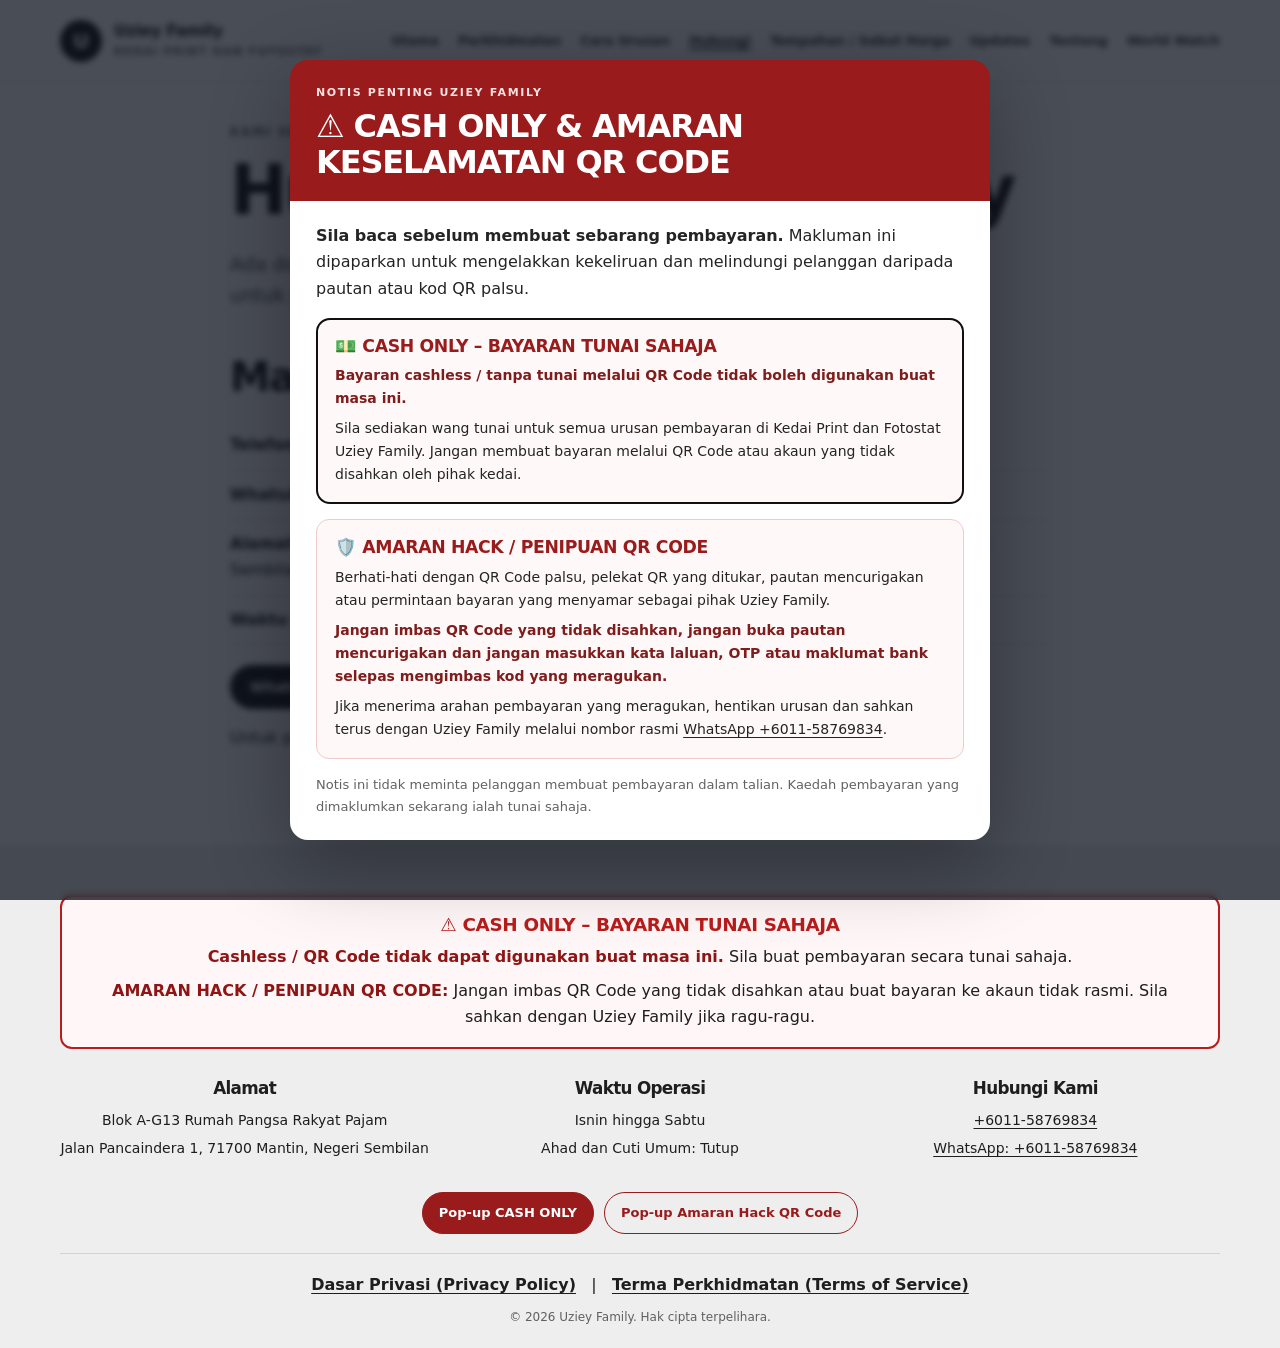
<file: hubungi/index.html>
<!doctype html>
<html lang="ms">
<head>
  <meta charset="utf-8">
  <meta name="viewport" content="width=device-width, initial-scale=1">
  <meta name="theme-color" content="#ffffff">
  <meta name="description" content="Maklumat hubungan, alamat dan waktu operasi Kedai Print dan Fotostat Uziey Family.">
  <title>Hubungi | Kedai Print dan Fotostat Uziey Family</title>
  <link rel="stylesheet" href="/assets/site.css">
</head>
<body>
<a class="skip-link" href="#kandungan">Langkau ke kandungan utama</a>
<header class="site-header">
  <div class="container header-inner">
    <a class="brand" href="/" aria-label="Uziey Family — Utama">
      <span class="brand-mark">U</span>
      <span><span class="brand-name">Uziey Family</span><span class="brand-subtitle">Kedai Print dan Fotostat</span></span>
    </a>
    <nav class="desktop-nav" aria-label="Navigasi utama"><a href="/">Utama</a>
<a href="/perkhidmatan/">Perkhidmatan</a>
<a href="/cara-urusan/">Cara Urusan</a>
<a href="/hubungi/">Hubungi</a>
<a href="/tempahan-sebut-harga/">Tempahan / Sebut Harga</a>
<a href="/updates/">Updates</a>
<a href="/about/">Tentang</a>
<a href="/world-watch/">World Watch</a></nav>
    <details class="mobile-menu">
      <summary>Menu ☰</summary>
      <nav class="mobile-nav" aria-label="Navigasi mudah alih"><a href="/">Utama</a>
<a href="/perkhidmatan/">Perkhidmatan</a>
<a href="/cara-urusan/">Cara Urusan</a>
<a href="/hubungi/">Hubungi</a>
<a href="/tempahan-sebut-harga/">Tempahan / Sebut Harga</a>
<a href="/updates/">Updates</a>
<a href="/about/">Tentang</a>
<a href="/world-watch/">World Watch</a></nav>
    </details>
  </div>
</header>
<main class="page-main" id="kandungan">
<div class="container prose">
  <div class="page-kicker">Kami sedia membantu</div><h1 class="page-title">Hubungi Uziey Family</h1>
  <p class="lead">Ada dokumen untuk dicetak? Hubungi Kedai Print dan Fotostat Uziey Family untuk pertanyaan tentang perkhidmatan, harga dan urusan dokumen.</p>
  <h2>Maklumat kedai</h2>
  <ul class="contact-list">
    <li><strong>Telefon:</strong> <a href="tel:+601158769834">+6011-58769834</a></li>
    <li><strong>WhatsApp:</strong> <a href="https://wa.me/601158769834?text=Salam%2C%20saya%20ingin%20bertanya%20tentang%20perkhidmatan%20print%20dan%20fotostat%20Uziey%20Family." target="_blank" rel="noopener noreferrer">WhatsApp Uziey Family</a></li>
    <li><strong>Alamat:</strong> Blok A-G13, Rumah Pangsa Rakyat Pajam, Jalan Pancaindera 1, 71700 Mantin, Negeri Sembilan.</li>
    <li><strong>Waktu operasi:</strong> Isnin hingga Sabtu, 9.00 pagi–6.00 petang. Ahad dan cuti umum: Tutup.</li>
  </ul>
  <p><a class="button" href="https://wa.me/601158769834?text=Salam%2C%20saya%20ingin%20bertanya%20tentang%20perkhidmatan%20print%20dan%20fotostat%20Uziey%20Family." target="_blank" rel="noopener noreferrer">WhatsApp kami ↗</a></p>
  <p>Untuk pertanyaan harga, nyatakan jenis dokumen dan jumlah salinan yang diperlukan.</p>
</div>
</main>

<footer class="site-footer">
  <div class="container">
    <div class="notice">
      <h3>⚠️ CASH ONLY – BAYARAN TUNAI SAHAJA</h3>
      <p><strong>Cashless / QR Code tidak dapat digunakan buat masa ini.</strong> Sila buat pembayaran secara tunai sahaja.</p>
      <p><strong>AMARAN HACK / PENIPUAN QR CODE:</strong> Jangan imbas QR Code yang tidak disahkan atau buat bayaran ke akaun tidak rasmi. Sila sahkan dengan Uziey Family jika ragu-ragu.</p>
    </div>
    <div class="footer-grid">
      <div class="footer-col">
        <h3>Alamat</h3>
        <p>Blok A-G13 Rumah Pangsa Rakyat Pajam</p>
        <p>Jalan Pancaindera 1, 71700 Mantin, Negeri Sembilan</p>
      </div>
      <div class="footer-col">
        <h3>Waktu Operasi</h3>
        <p>Isnin hingga Sabtu</p>
        <p>Ahad dan Cuti Umum: Tutup</p>
      </div>
      <div class="footer-col">
        <h3>Hubungi Kami</h3>
        <p><a href="tel:+601158769834">+6011-58769834</a></p>
        <p><a href="https://wa.me/601158769834">WhatsApp: +6011-58769834</a></p>
      </div>
    </div>
    <div class="footer-popup-actions" aria-label="Peringatan pembayaran dan keselamatan">
      <button class="footer-popup-button" type="button" data-open-warning data-warning-topic="payment">Pop-up CASH ONLY</button>
      <button class="footer-popup-button footer-popup-button--outline" type="button" data-open-warning data-warning-topic="qr">Pop-up Amaran Hack QR Code</button>
    </div>
    <div class="footer-policies">
      <a href="/privacy-policy/">Dasar Privasi (Privacy Policy)</a> &nbsp; | &nbsp;
      <a href="/terms-of-service/">Terma Perkhidmatan (Terms of Service)</a>
      <p class="copyright">© <span data-current-year>2026</span> Uziey Family. Hak cipta terpelihara.</p>
    </div>
  </div>
</footer>
<script src="/assets/site.js" defer></script>
</body>
</html>
</file>
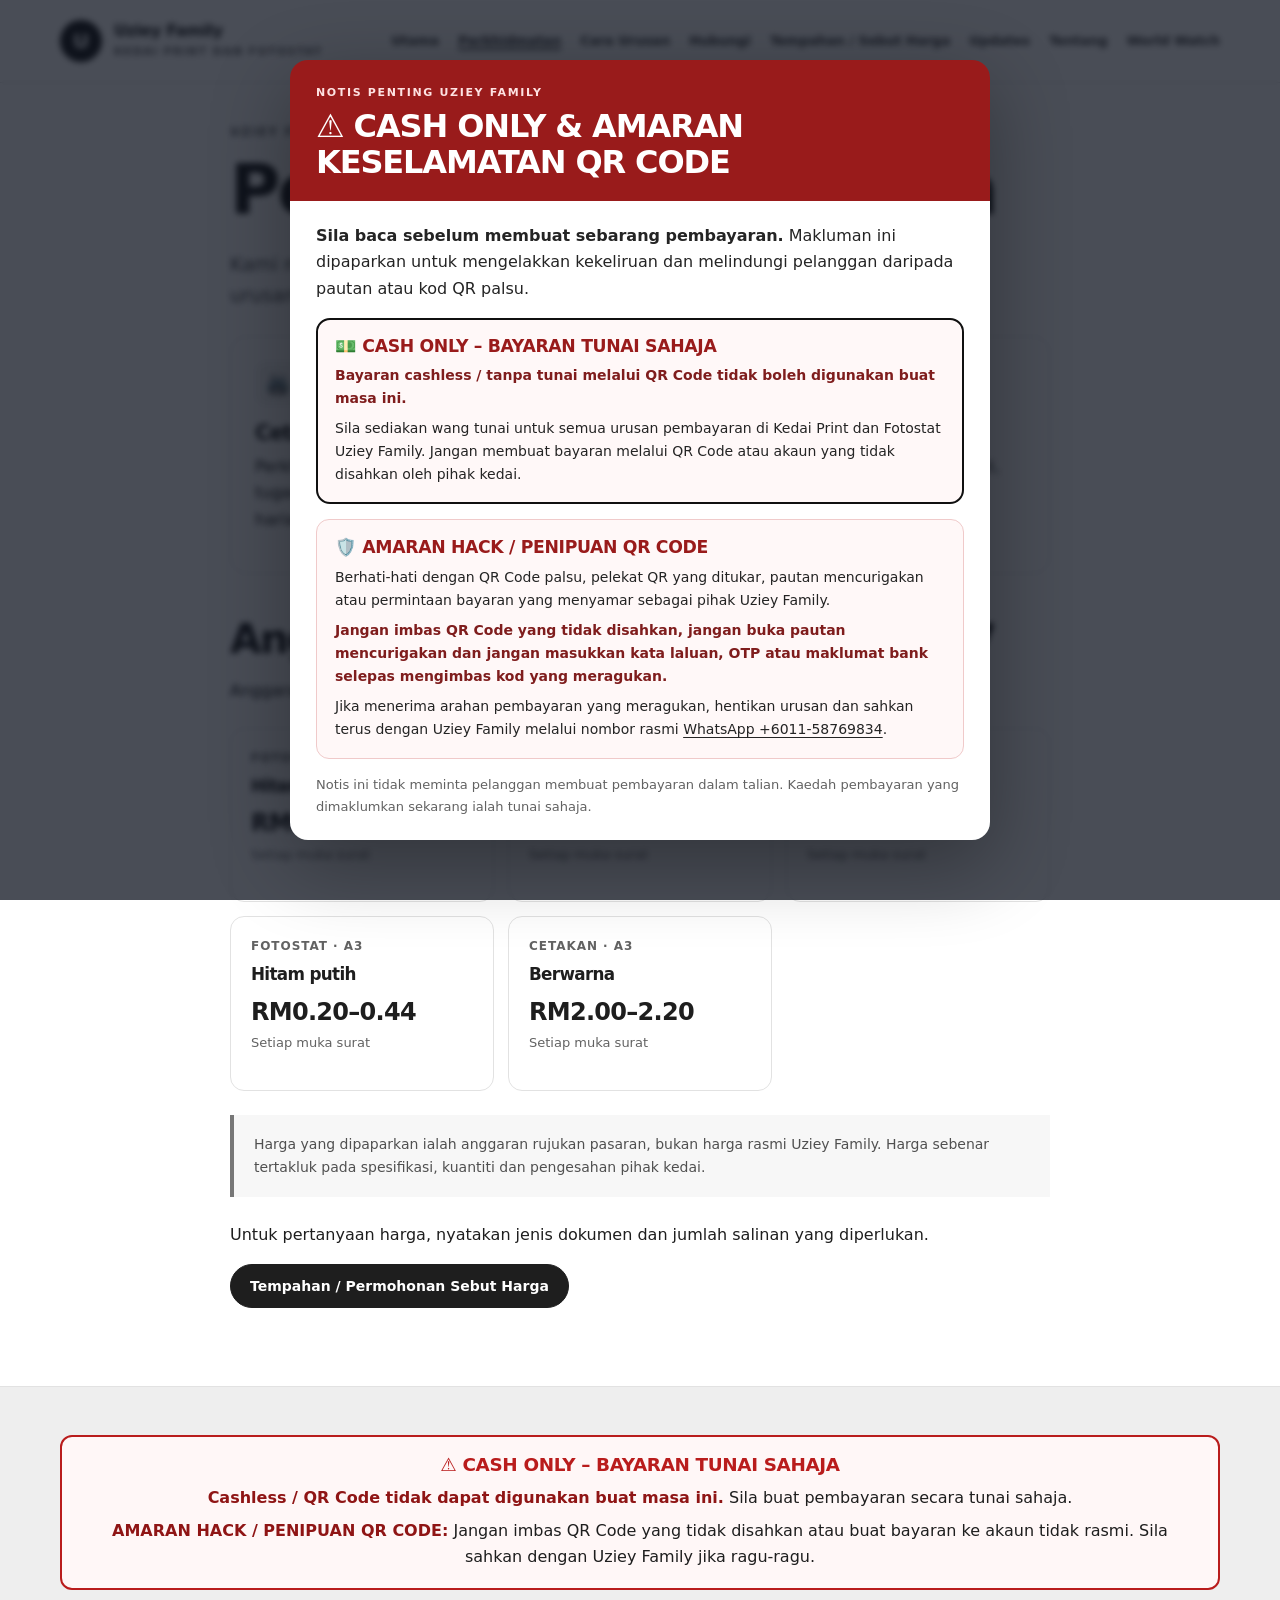
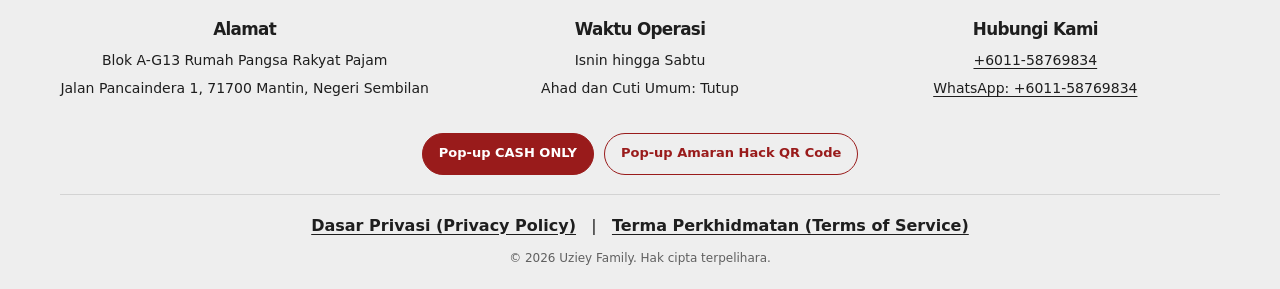
<file: perkhidmatan/index.html>
<!doctype html>
<html lang="ms">
<head>
  <meta charset="utf-8">
  <meta name="viewport" content="width=device-width, initial-scale=1">
  <meta name="theme-color" content="#ffffff">
  <meta name="description" content="Perkhidmatan cetakan dokumen dan fotostat Uziey Family.">
  <title>Perkhidmatan | Kedai Print dan Fotostat Uziey Family</title>
  <link rel="stylesheet" href="/assets/site.css">
</head>
<body>
<a class="skip-link" href="#kandungan">Langkau ke kandungan utama</a>
<header class="site-header">
  <div class="container header-inner">
    <a class="brand" href="/" aria-label="Uziey Family — Utama">
      <span class="brand-mark">U</span>
      <span><span class="brand-name">Uziey Family</span><span class="brand-subtitle">Kedai Print dan Fotostat</span></span>
    </a>
    <nav class="desktop-nav" aria-label="Navigasi utama"><a href="/">Utama</a>
<a href="/perkhidmatan/">Perkhidmatan</a>
<a href="/cara-urusan/">Cara Urusan</a>
<a href="/hubungi/">Hubungi</a>
<a href="/tempahan-sebut-harga/">Tempahan / Sebut Harga</a>
<a href="/updates/">Updates</a>
<a href="/about/">Tentang</a>
<a href="/world-watch/">World Watch</a></nav>
    <details class="mobile-menu">
      <summary>Menu ☰</summary>
      <nav class="mobile-nav" aria-label="Navigasi mudah alih"><a href="/">Utama</a>
<a href="/perkhidmatan/">Perkhidmatan</a>
<a href="/cara-urusan/">Cara Urusan</a>
<a href="/hubungi/">Hubungi</a>
<a href="/tempahan-sebut-harga/">Tempahan / Sebut Harga</a>
<a href="/updates/">Updates</a>
<a href="/about/">Tentang</a>
<a href="/world-watch/">World Watch</a></nav>
    </details>
  </div>
</header>
<main class="page-main" id="kandungan">
<div class="container prose">
  <div class="page-kicker">Uziey Family</div><h1 class="page-title">Perkhidmatan utama</h1>
  <p class="lead">Kami menyediakan perkhidmatan cetakan dan fotostat untuk membantu urusan dokumen harian anda.</p>
  <div class="card-grid">
    <article class="card"><div class="card-icon" aria-hidden="true">🖨️</div><h3>Cetakan dokumen</h3><p>Perkhidmatan mencetak dokumen untuk tugasan, borang, nota dan kegunaan harian.</p></article>
    <article class="card"><div class="card-icon" aria-hidden="true">📄</div><h3>Fotostat dokumen</h3><p>Salinan dokumen untuk urusan peribadi, pembelajaran dan keperluan pejabat.</p></article>
  </div>
  <h2>Anggaran harga rujukan 2026/2027</h2>
  <p>Anggaran kadar awal untuk cetakan dan fotostat biasa:</p>
  <div class="price-grid">
    <article class="price-card"><div class="price-kind">Fotostat · A4</div><h3>Hitam putih</h3><div class="price">RM0.10–0.20</div><p class="small-note">Setiap muka surat</p></article>
    <article class="price-card"><div class="price-kind">Cetakan · A4</div><h3>Hitam putih</h3><div class="price">RM0.10–0.22</div><p class="small-note">Setiap muka surat</p></article>
    <article class="price-card"><div class="price-kind">Cetakan · A4</div><h3>Berwarna</h3><div class="price">RM1.00–1.10</div><p class="small-note">Setiap muka surat</p></article>
    <article class="price-card"><div class="price-kind">Fotostat · A3</div><h3>Hitam putih</h3><div class="price">RM0.20–0.44</div><p class="small-note">Setiap muka surat</p></article>
    <article class="price-card"><div class="price-kind">Cetakan · A3</div><h3>Berwarna</h3><div class="price">RM2.00–2.20</div><p class="small-note">Setiap muka surat</p></article>
  </div>
  <div class="price-note">Harga yang dipaparkan ialah anggaran rujukan pasaran, bukan harga rasmi Uziey Family. Harga sebenar tertakluk pada spesifikasi, kuantiti dan pengesahan pihak kedai.</div>
  <p style="margin-top:25px">Untuk pertanyaan harga, nyatakan jenis dokumen dan jumlah salinan yang diperlukan.</p>
  <a class="button" href="/tempahan-sebut-harga/">Tempahan / Permohonan Sebut Harga</a>
</div>
</main>

<footer class="site-footer">
  <div class="container">
    <div class="notice">
      <h3>⚠️ CASH ONLY – BAYARAN TUNAI SAHAJA</h3>
      <p><strong>Cashless / QR Code tidak dapat digunakan buat masa ini.</strong> Sila buat pembayaran secara tunai sahaja.</p>
      <p><strong>AMARAN HACK / PENIPUAN QR CODE:</strong> Jangan imbas QR Code yang tidak disahkan atau buat bayaran ke akaun tidak rasmi. Sila sahkan dengan Uziey Family jika ragu-ragu.</p>
    </div>
    <div class="footer-grid">
      <div class="footer-col">
        <h3>Alamat</h3>
        <p>Blok A-G13 Rumah Pangsa Rakyat Pajam</p>
        <p>Jalan Pancaindera 1, 71700 Mantin, Negeri Sembilan</p>
      </div>
      <div class="footer-col">
        <h3>Waktu Operasi</h3>
        <p>Isnin hingga Sabtu</p>
        <p>Ahad dan Cuti Umum: Tutup</p>
      </div>
      <div class="footer-col">
        <h3>Hubungi Kami</h3>
        <p><a href="tel:+601158769834">+6011-58769834</a></p>
        <p><a href="https://wa.me/601158769834">WhatsApp: +6011-58769834</a></p>
      </div>
    </div>
    <div class="footer-popup-actions" aria-label="Peringatan pembayaran dan keselamatan">
      <button class="footer-popup-button" type="button" data-open-warning data-warning-topic="payment">Pop-up CASH ONLY</button>
      <button class="footer-popup-button footer-popup-button--outline" type="button" data-open-warning data-warning-topic="qr">Pop-up Amaran Hack QR Code</button>
    </div>
    <div class="footer-policies">
      <a href="/privacy-policy/">Dasar Privasi (Privacy Policy)</a> &nbsp; | &nbsp;
      <a href="/terms-of-service/">Terma Perkhidmatan (Terms of Service)</a>
      <p class="copyright">© <span data-current-year>2026</span> Uziey Family. Hak cipta terpelihara.</p>
    </div>
  </div>
</footer>
<script src="/assets/site.js" defer></script>
</body>
</html>
</file>
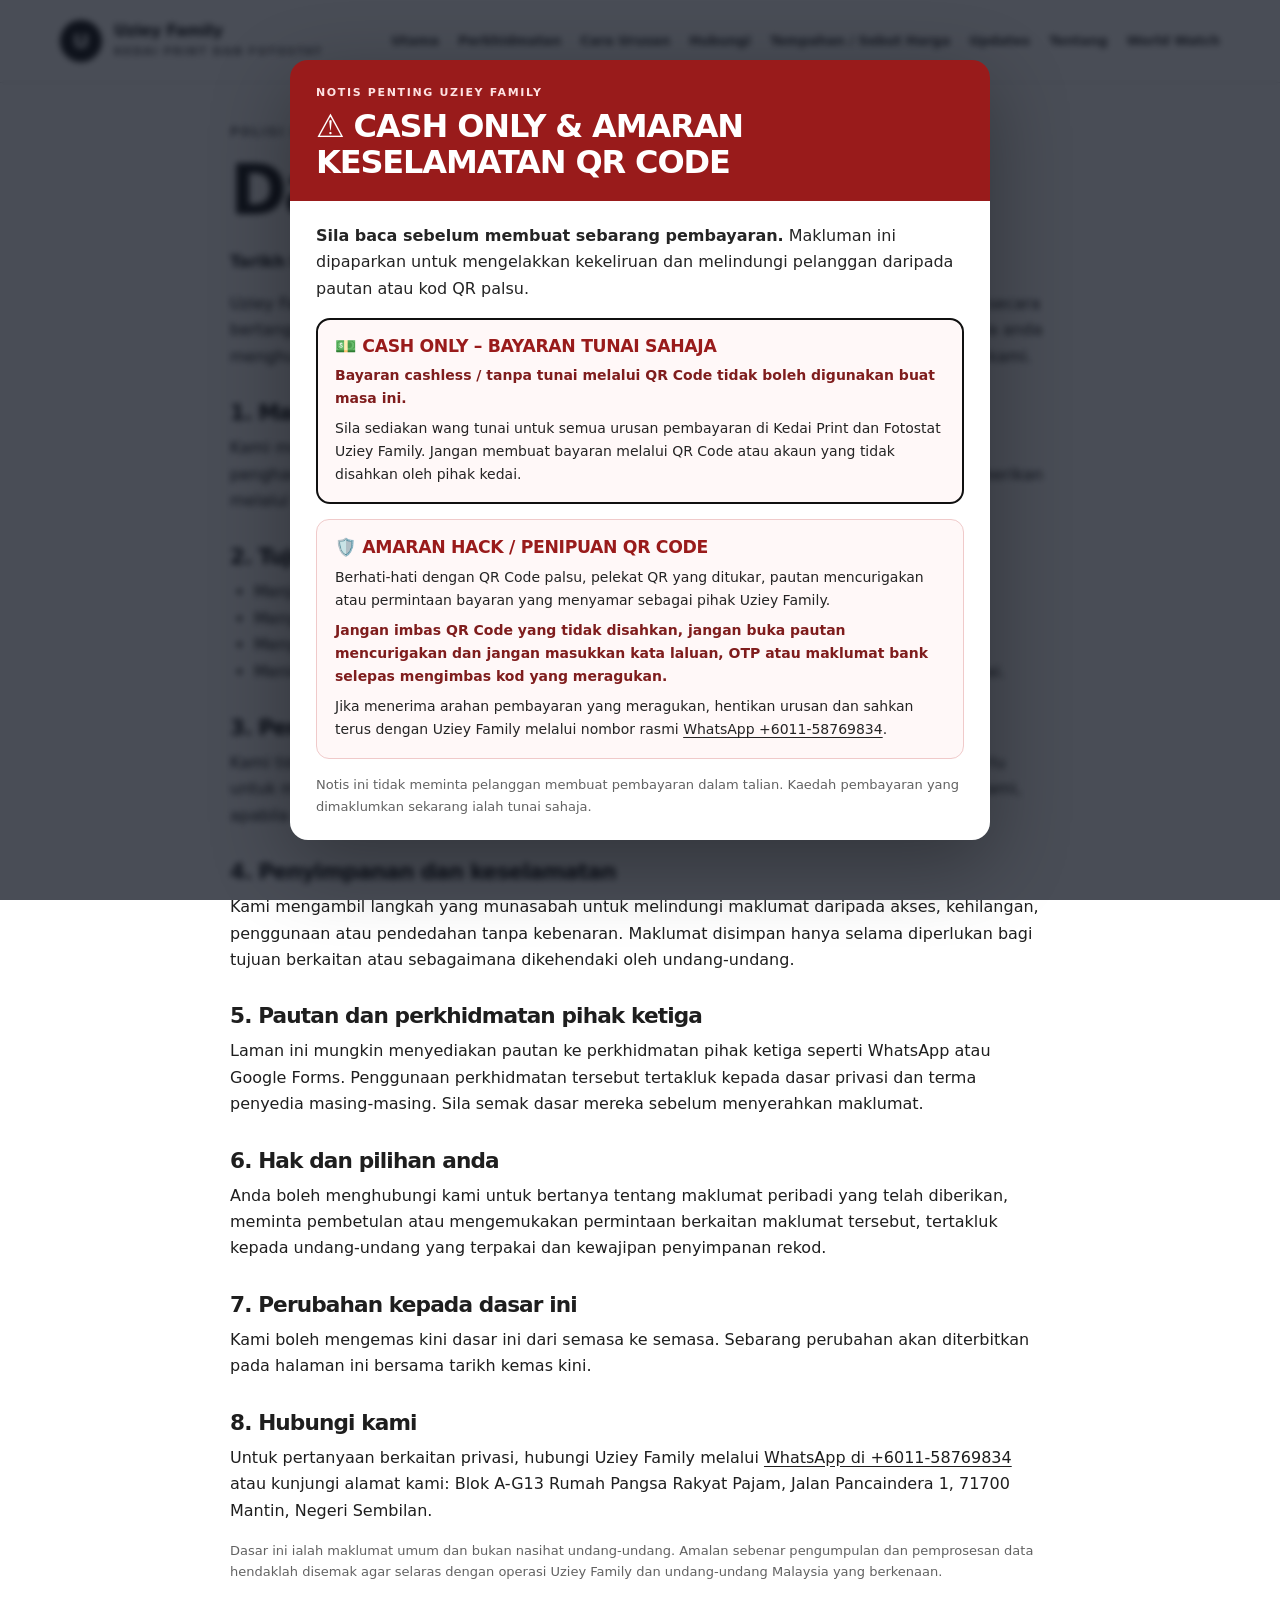
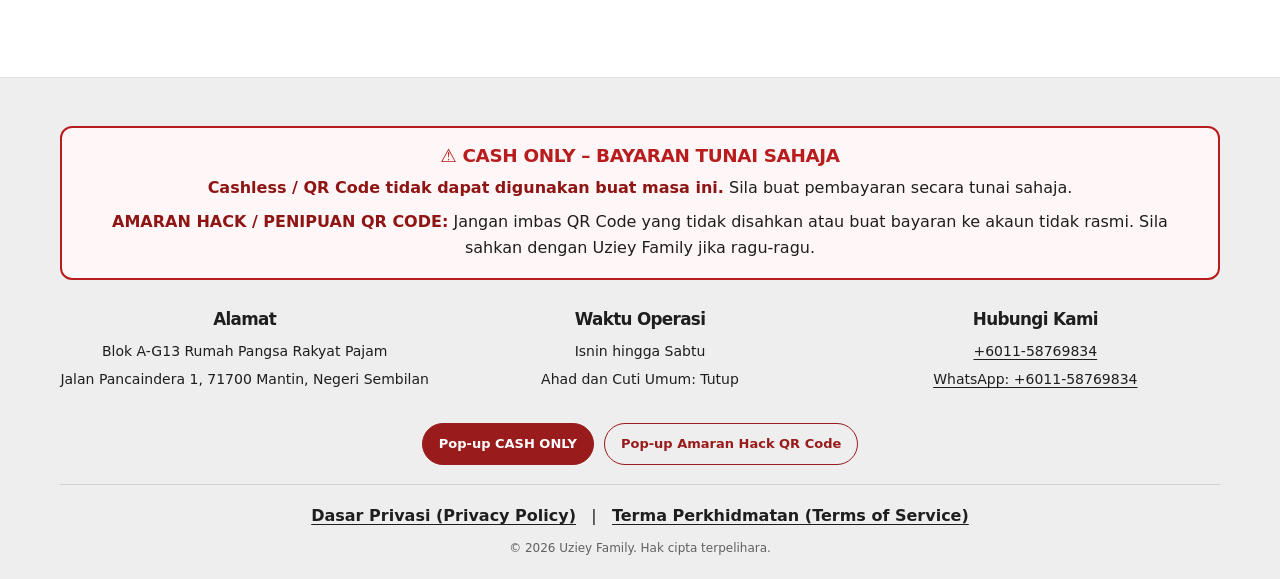
<file: privacy-policy/index.html>
<!doctype html>
<html lang="ms">
<head>
  <meta charset="utf-8">
  <meta name="viewport" content="width=device-width, initial-scale=1">
  <meta name="theme-color" content="#ffffff">
  <meta name="description" content="Dasar Privasi Kedai Print dan Fotostat Uziey Family.">
  <title>Dasar Privasi | Kedai Print dan Fotostat Uziey Family</title>
  <link rel="stylesheet" href="/assets/site.css">
</head>
<body>
<a class="skip-link" href="#kandungan">Langkau ke kandungan utama</a>
<header class="site-header">
  <div class="container header-inner">
    <a class="brand" href="/" aria-label="Uziey Family — Utama">
      <span class="brand-mark">U</span>
      <span><span class="brand-name">Uziey Family</span><span class="brand-subtitle">Kedai Print dan Fotostat</span></span>
    </a>
    <nav class="desktop-nav" aria-label="Navigasi utama"><a href="/">Utama</a>
<a href="/perkhidmatan/">Perkhidmatan</a>
<a href="/cara-urusan/">Cara Urusan</a>
<a href="/hubungi/">Hubungi</a>
<a href="/tempahan-sebut-harga/">Tempahan / Sebut Harga</a>
<a href="/updates/">Updates</a>
<a href="/about/">Tentang</a>
<a href="/world-watch/">World Watch</a></nav>
    <details class="mobile-menu">
      <summary>Menu ☰</summary>
      <nav class="mobile-nav" aria-label="Navigasi mudah alih"><a href="/">Utama</a>
<a href="/perkhidmatan/">Perkhidmatan</a>
<a href="/cara-urusan/">Cara Urusan</a>
<a href="/hubungi/">Hubungi</a>
<a href="/tempahan-sebut-harga/">Tempahan / Sebut Harga</a>
<a href="/updates/">Updates</a>
<a href="/about/">Tentang</a>
<a href="/world-watch/">World Watch</a></nav>
    </details>
  </div>
</header>
<main class="page-main" id="kandungan">
<div class="container prose policy-content">
  <div class="page-kicker">Polisi laman</div><h1 class="page-title">Dasar Privasi</h1>
  <p><strong>Tarikh berkuat kuasa: 11 November 2026</strong></p>
  <p>Uziey Family menghormati privasi pelanggan dan komited mengendalikan maklumat peribadi secara bertanggungjawab. Dasar ini menerangkan jenis maklumat yang mungkin dikumpulkan apabila anda menghubungi kami, membuat pertanyaan, mengisi borang atau menggunakan perkhidmatan kami.</p>
  <h2>1. Maklumat yang dikumpulkan</h2>
  <p>Kami mungkin menerima maklumat seperti nama, nombor telefon, alamat e-mel, alamat penghantaran atau lokasi perkhidmatan, butiran permintaan, serta maklumat lain yang anda berikan melalui WhatsApp, borang permohonan, e-mel atau saluran komunikasi kami.</p>
  <h2>2. Tujuan penggunaan maklumat</h2>
  <ul><li>Menjawab pertanyaan dan menyediakan maklumat perkhidmatan.</li><li>Menyediakan sebut harga, mengurus tempahan dan berhubung berkaitan pesanan.</li><li>Menyelaras penghantaran atau pelaksanaan perkhidmatan jika berkenaan.</li><li>Meningkatkan mutu perkhidmatan serta memenuhi keperluan undang-undang yang terpakai.</li></ul>
  <h2>3. Perkongsian maklumat</h2>
  <p>Kami tidak menjual maklumat peribadi pelanggan. Maklumat hanya boleh dikongsi apabila perlu untuk mengurus permintaan anda, dengan penyedia perkhidmatan yang membantu operasi kami, apabila diwajibkan oleh undang-undang, atau dengan persetujuan anda.</p>
  <h2>4. Penyimpanan dan keselamatan</h2>
  <p>Kami mengambil langkah yang munasabah untuk melindungi maklumat daripada akses, kehilangan, penggunaan atau pendedahan tanpa kebenaran. Maklumat disimpan hanya selama diperlukan bagi tujuan berkaitan atau sebagaimana dikehendaki oleh undang-undang.</p>
  <h2>5. Pautan dan perkhidmatan pihak ketiga</h2>
  <p>Laman ini mungkin menyediakan pautan ke perkhidmatan pihak ketiga seperti WhatsApp atau Google Forms. Penggunaan perkhidmatan tersebut tertakluk kepada dasar privasi dan terma penyedia masing-masing. Sila semak dasar mereka sebelum menyerahkan maklumat.</p>
  <h2>6. Hak dan pilihan anda</h2>
  <p>Anda boleh menghubungi kami untuk bertanya tentang maklumat peribadi yang telah diberikan, meminta pembetulan atau mengemukakan permintaan berkaitan maklumat tersebut, tertakluk kepada undang-undang yang terpakai dan kewajipan penyimpanan rekod.</p>
  <h2>7. Perubahan kepada dasar ini</h2>
  <p>Kami boleh mengemas kini dasar ini dari semasa ke semasa. Sebarang perubahan akan diterbitkan pada halaman ini bersama tarikh kemas kini.</p>
  <h2>8. Hubungi kami</h2>
  <p>Untuk pertanyaan berkaitan privasi, hubungi Uziey Family melalui <a href="https://wa.me/601158769834">WhatsApp di +6011-58769834</a> atau kunjungi alamat kami: Blok A-G13 Rumah Pangsa Rakyat Pajam, Jalan Pancaindera 1, 71700 Mantin, Negeri Sembilan.</p>
  <p class="small-note">Dasar ini ialah maklumat umum dan bukan nasihat undang-undang. Amalan sebenar pengumpulan dan pemprosesan data hendaklah disemak agar selaras dengan operasi Uziey Family dan undang-undang Malaysia yang berkenaan.</p>
</div>
</main>

<footer class="site-footer">
  <div class="container">
    <div class="notice">
      <h3>⚠️ CASH ONLY – BAYARAN TUNAI SAHAJA</h3>
      <p><strong>Cashless / QR Code tidak dapat digunakan buat masa ini.</strong> Sila buat pembayaran secara tunai sahaja.</p>
      <p><strong>AMARAN HACK / PENIPUAN QR CODE:</strong> Jangan imbas QR Code yang tidak disahkan atau buat bayaran ke akaun tidak rasmi. Sila sahkan dengan Uziey Family jika ragu-ragu.</p>
    </div>
    <div class="footer-grid">
      <div class="footer-col">
        <h3>Alamat</h3>
        <p>Blok A-G13 Rumah Pangsa Rakyat Pajam</p>
        <p>Jalan Pancaindera 1, 71700 Mantin, Negeri Sembilan</p>
      </div>
      <div class="footer-col">
        <h3>Waktu Operasi</h3>
        <p>Isnin hingga Sabtu</p>
        <p>Ahad dan Cuti Umum: Tutup</p>
      </div>
      <div class="footer-col">
        <h3>Hubungi Kami</h3>
        <p><a href="tel:+601158769834">+6011-58769834</a></p>
        <p><a href="https://wa.me/601158769834">WhatsApp: +6011-58769834</a></p>
      </div>
    </div>
    <div class="footer-popup-actions" aria-label="Peringatan pembayaran dan keselamatan">
      <button class="footer-popup-button" type="button" data-open-warning data-warning-topic="payment">Pop-up CASH ONLY</button>
      <button class="footer-popup-button footer-popup-button--outline" type="button" data-open-warning data-warning-topic="qr">Pop-up Amaran Hack QR Code</button>
    </div>
    <div class="footer-policies">
      <a href="/privacy-policy/">Dasar Privasi (Privacy Policy)</a> &nbsp; | &nbsp;
      <a href="/terms-of-service/">Terma Perkhidmatan (Terms of Service)</a>
      <p class="copyright">© <span data-current-year>2026</span> Uziey Family. Hak cipta terpelihara.</p>
    </div>
  </div>
</footer>
<script src="/assets/site.js" defer></script>
</body>
</html>
</file>
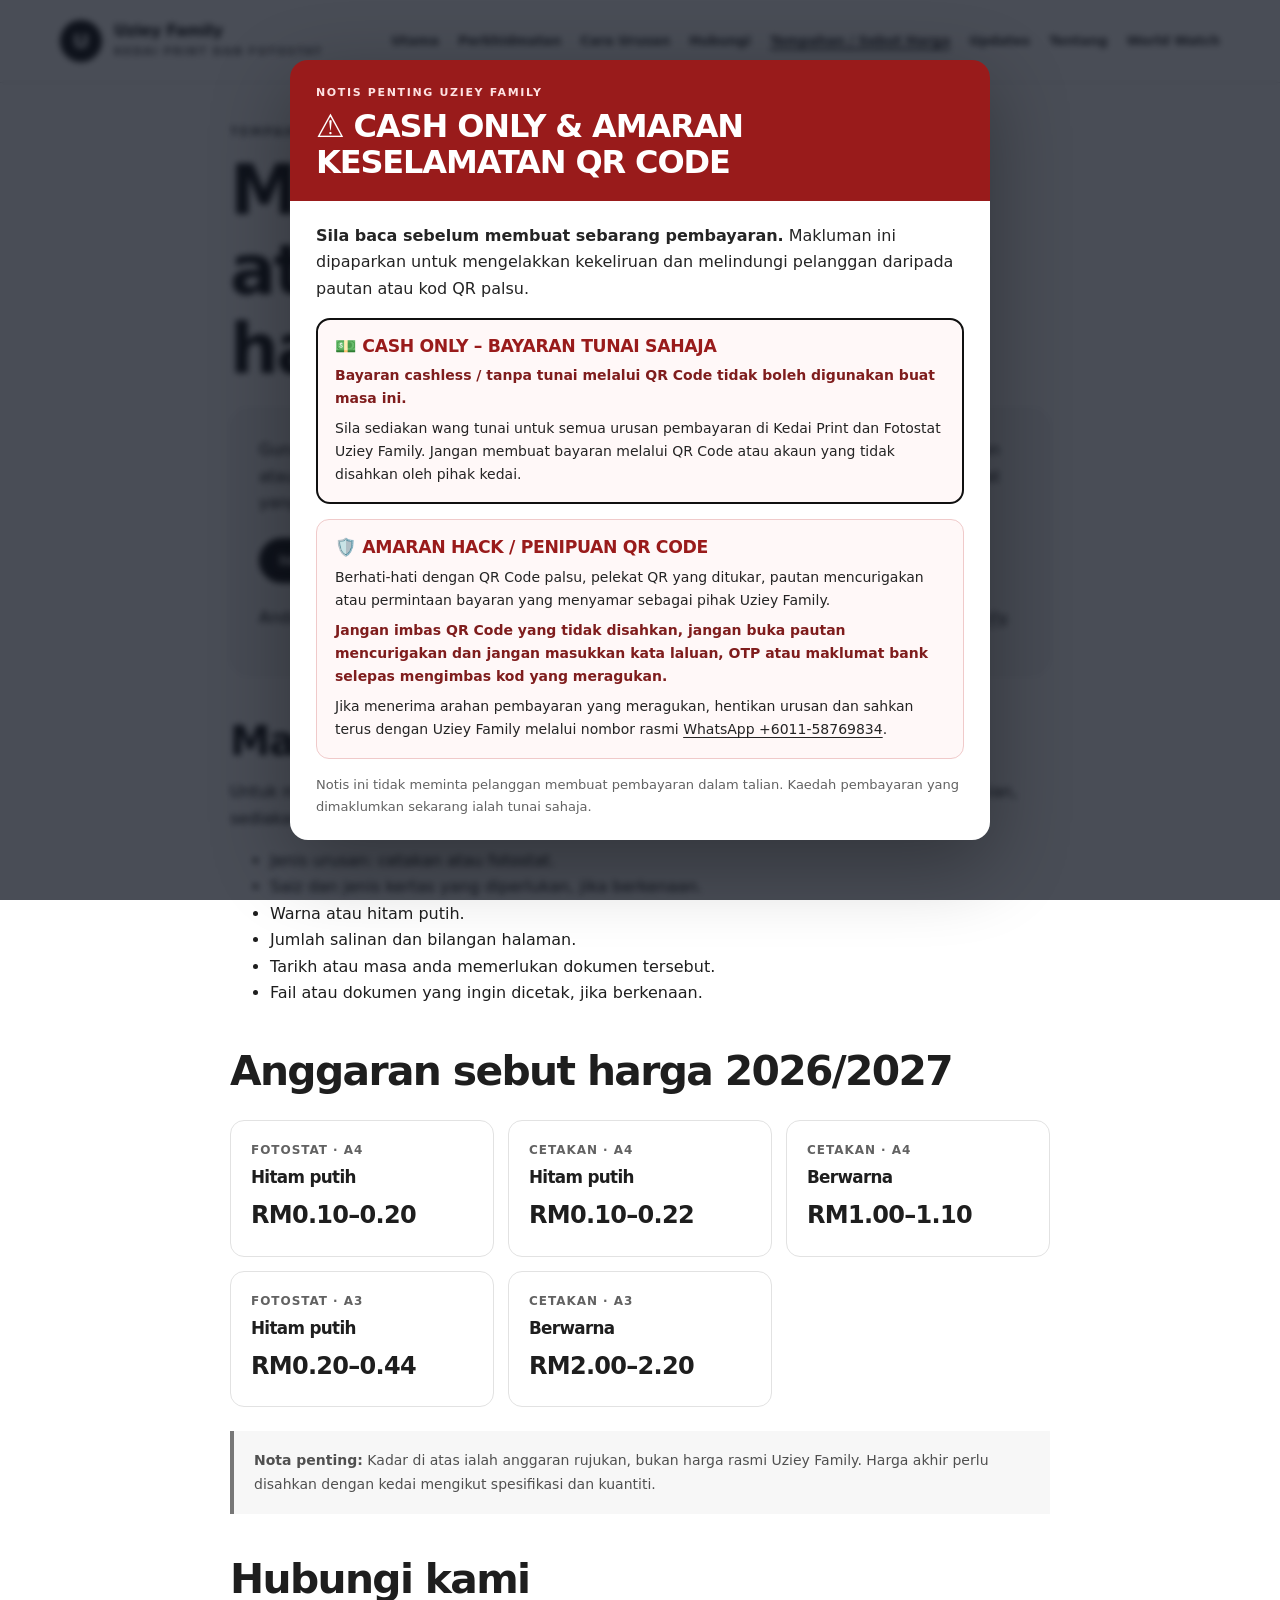
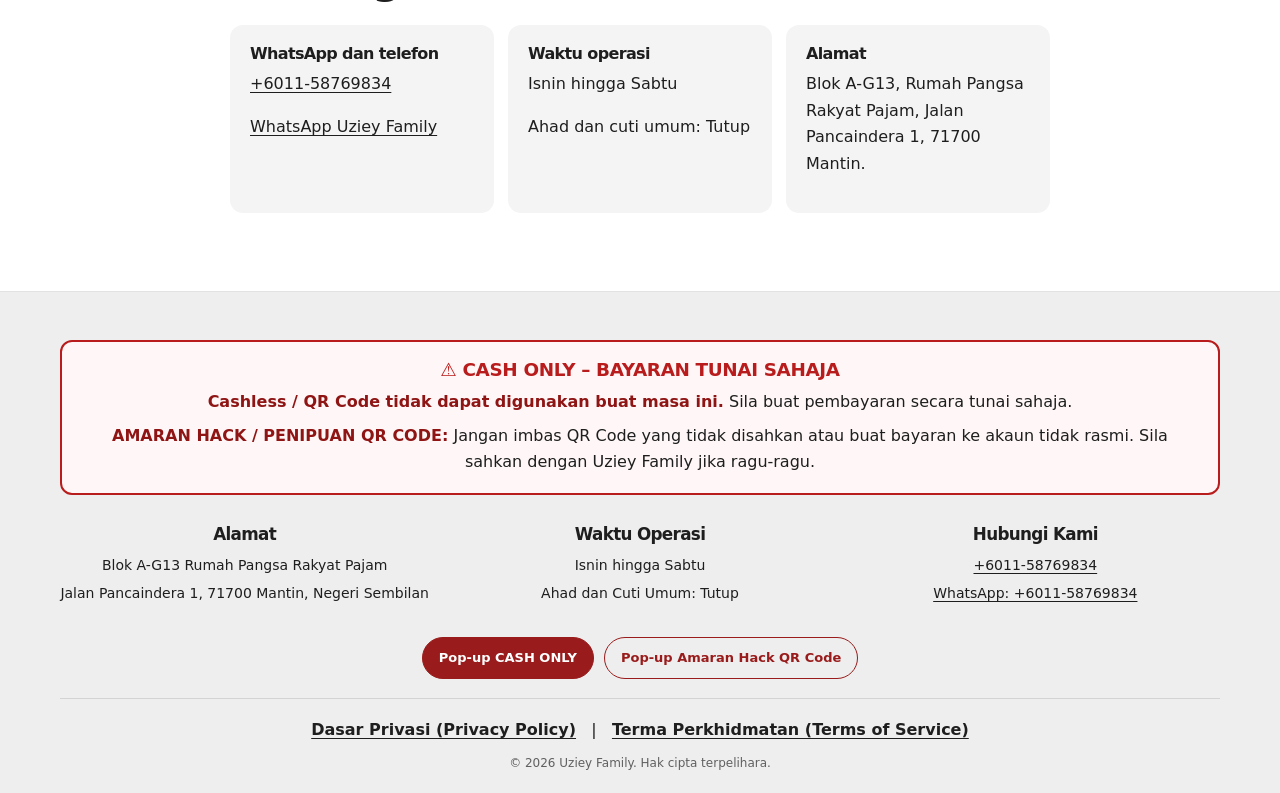
<file: tempahan-sebut-harga/index.html>
<!doctype html>
<html lang="ms">
<head>
  <meta charset="utf-8">
  <meta name="viewport" content="width=device-width, initial-scale=1">
  <meta name="theme-color" content="#ffffff">
  <meta name="description" content="Hantar permohonan tempahan cetakan dan fotostat atau dapatkan sebut harga daripada Uziey Family.">
  <title>Tempahan / Permohonan Sebut Harga | Kedai Print dan Fotostat Uziey Family</title>
  <link rel="stylesheet" href="/assets/site.css">
</head>
<body>
<a class="skip-link" href="#kandungan">Langkau ke kandungan utama</a>
<header class="site-header">
  <div class="container header-inner">
    <a class="brand" href="/" aria-label="Uziey Family — Utama">
      <span class="brand-mark">U</span>
      <span><span class="brand-name">Uziey Family</span><span class="brand-subtitle">Kedai Print dan Fotostat</span></span>
    </a>
    <nav class="desktop-nav" aria-label="Navigasi utama"><a href="/">Utama</a>
<a href="/perkhidmatan/">Perkhidmatan</a>
<a href="/cara-urusan/">Cara Urusan</a>
<a href="/hubungi/">Hubungi</a>
<a href="/tempahan-sebut-harga/">Tempahan / Sebut Harga</a>
<a href="/updates/">Updates</a>
<a href="/about/">Tentang</a>
<a href="/world-watch/">World Watch</a></nav>
    <details class="mobile-menu">
      <summary>Menu ☰</summary>
      <nav class="mobile-nav" aria-label="Navigasi mudah alih"><a href="/">Utama</a>
<a href="/perkhidmatan/">Perkhidmatan</a>
<a href="/cara-urusan/">Cara Urusan</a>
<a href="/hubungi/">Hubungi</a>
<a href="/tempahan-sebut-harga/">Tempahan / Sebut Harga</a>
<a href="/updates/">Updates</a>
<a href="/about/">Tentang</a>
<a href="/world-watch/">World Watch</a></nav>
    </details>
  </div>
</header>
<main class="page-main" id="kandungan">
<div class="container prose">
  <div class="page-kicker">Tempahan dan sebut harga</div><h1 class="page-title">Mulakan tempahan atau dapatkan sebut harga</h1>
  <div class="form-panel">
    <p>Gunakan borang permohonan dalam talian untuk menghantar maklumat tempahan cetakan atau fotostat kepada Kedai Print dan Fotostat Uziey Family. Kami akan menyemak maklumat yang diberikan dan menghubungi anda sekiranya perlukan penjelasan lanjut.</p>
    <div class="form-actions">
      <a class="button" href="https://forms.gle/PGTpLLaTfLuwuDgT9" target="_blank" rel="noopener noreferrer">Isi Borang Permohonan ↗</a>
      <a class="button button-outline" href="https://wa.me/601158769834?text=Salam%2C%20saya%20ingin%20membuat%20tempahan%20atau%20memohon%20sebut%20harga%20di%20Uziey%20Family." target="_blank" rel="noopener noreferrer">Pertanyaan melalui WhatsApp</a>
    </div>
    <p>Anda juga boleh membuka borang secara terus melalui pautan ini: <a href="https://forms.gle/PGTpLLaTfLuwuDgT9" target="_blank" rel="noopener noreferrer">Google Form Uziey Family</a>.</p>
  </div>
  <h2>Maklumat untuk disediakan</h2>
  <p>Untuk membantu kami menyemak permohonan dan menyediakan sebut harga yang bersesuaian, sediakan maklumat berikut apabila mengisi borang atau menghubungi kami:</p>
  <ul>
    <li>Jenis urusan: cetakan atau fotostat.</li><li>Saiz dan jenis kertas yang diperlukan, jika berkenaan.</li>
    <li>Warna atau hitam putih.</li><li>Jumlah salinan dan bilangan halaman.</li>
    <li>Tarikh atau masa anda memerlukan dokumen tersebut.</li><li>Fail atau dokumen yang ingin dicetak, jika berkenaan.</li>
  </ul>
  <h2>Anggaran sebut harga 2026/2027</h2>
  <div class="price-grid">
    <article class="price-card"><div class="price-kind">Fotostat · A4</div><h3>Hitam putih</h3><div class="price">RM0.10–0.20</div></article>
    <article class="price-card"><div class="price-kind">Cetakan · A4</div><h3>Hitam putih</h3><div class="price">RM0.10–0.22</div></article>
    <article class="price-card"><div class="price-kind">Cetakan · A4</div><h3>Berwarna</h3><div class="price">RM1.00–1.10</div></article>
    <article class="price-card"><div class="price-kind">Fotostat · A3</div><h3>Hitam putih</h3><div class="price">RM0.20–0.44</div></article>
    <article class="price-card"><div class="price-kind">Cetakan · A3</div><h3>Berwarna</h3><div class="price">RM2.00–2.20</div></article>
  </div>
  <div class="price-note"><strong>Nota penting:</strong> Kadar di atas ialah anggaran rujukan, bukan harga rasmi Uziey Family. Harga akhir perlu disahkan dengan kedai mengikut spesifikasi dan kuantiti.</div>
  <h2>Hubungi kami</h2>
  <div class="info-grid">
    <div class="info-card"><h3>WhatsApp dan telefon</h3><p><a href="tel:+601158769834">+6011-58769834</a></p><a href="https://wa.me/601158769834" target="_blank" rel="noopener noreferrer">WhatsApp Uziey Family</a></div>
    <div class="info-card"><h3>Waktu operasi</h3><p>Isnin hingga Sabtu</p><p>Ahad dan cuti umum: Tutup</p></div>
    <div class="info-card"><h3>Alamat</h3><p>Blok A-G13, Rumah Pangsa Rakyat Pajam, Jalan Pancaindera 1, 71700 Mantin.</p></div>
  </div>
</div>
</main>

<footer class="site-footer">
  <div class="container">
    <div class="notice">
      <h3>⚠️ CASH ONLY – BAYARAN TUNAI SAHAJA</h3>
      <p><strong>Cashless / QR Code tidak dapat digunakan buat masa ini.</strong> Sila buat pembayaran secara tunai sahaja.</p>
      <p><strong>AMARAN HACK / PENIPUAN QR CODE:</strong> Jangan imbas QR Code yang tidak disahkan atau buat bayaran ke akaun tidak rasmi. Sila sahkan dengan Uziey Family jika ragu-ragu.</p>
    </div>
    <div class="footer-grid">
      <div class="footer-col">
        <h3>Alamat</h3>
        <p>Blok A-G13 Rumah Pangsa Rakyat Pajam</p>
        <p>Jalan Pancaindera 1, 71700 Mantin, Negeri Sembilan</p>
      </div>
      <div class="footer-col">
        <h3>Waktu Operasi</h3>
        <p>Isnin hingga Sabtu</p>
        <p>Ahad dan Cuti Umum: Tutup</p>
      </div>
      <div class="footer-col">
        <h3>Hubungi Kami</h3>
        <p><a href="tel:+601158769834">+6011-58769834</a></p>
        <p><a href="https://wa.me/601158769834">WhatsApp: +6011-58769834</a></p>
      </div>
    </div>
    <div class="footer-popup-actions" aria-label="Peringatan pembayaran dan keselamatan">
      <button class="footer-popup-button" type="button" data-open-warning data-warning-topic="payment">Pop-up CASH ONLY</button>
      <button class="footer-popup-button footer-popup-button--outline" type="button" data-open-warning data-warning-topic="qr">Pop-up Amaran Hack QR Code</button>
    </div>
    <div class="footer-policies">
      <a href="/privacy-policy/">Dasar Privasi (Privacy Policy)</a> &nbsp; | &nbsp;
      <a href="/terms-of-service/">Terma Perkhidmatan (Terms of Service)</a>
      <p class="copyright">© <span data-current-year>2026</span> Uziey Family. Hak cipta terpelihara.</p>
    </div>
  </div>
</footer>
<script src="/assets/site.js" defer></script>
</body>
</html>
</file>
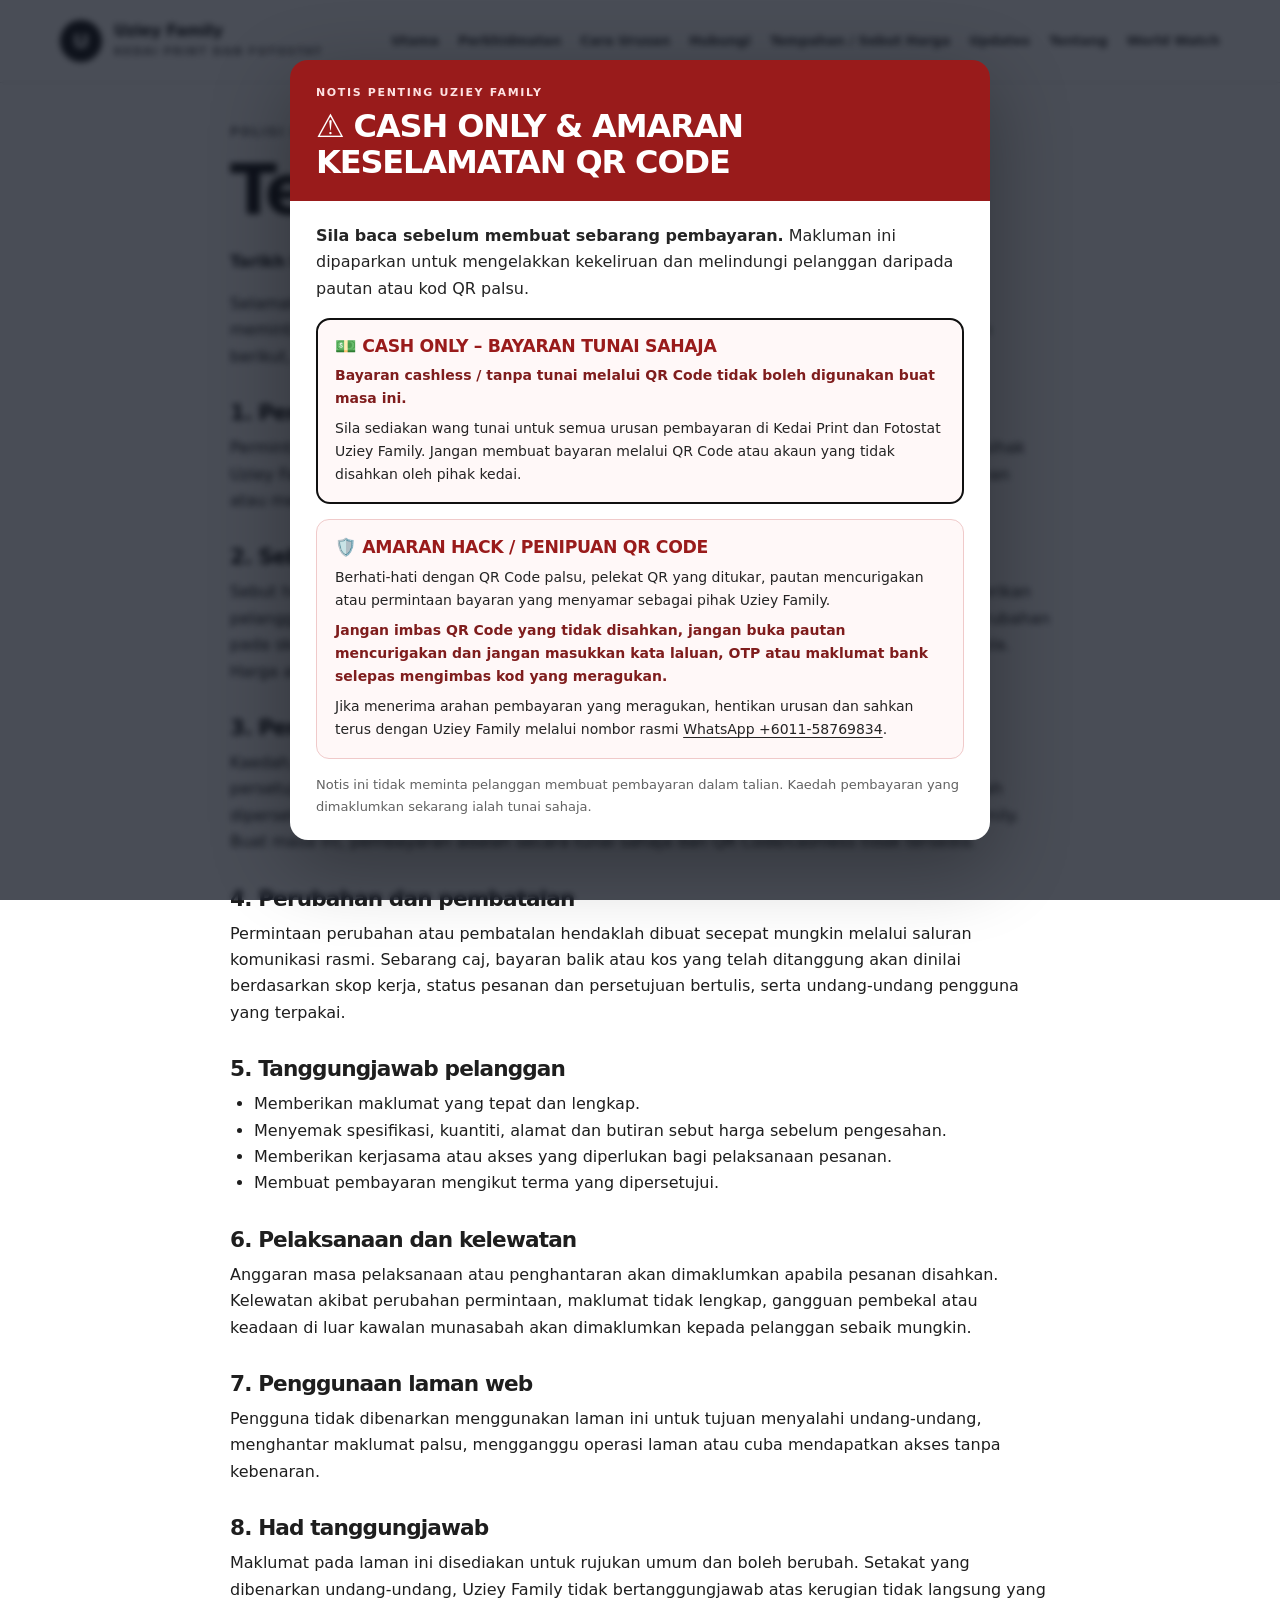
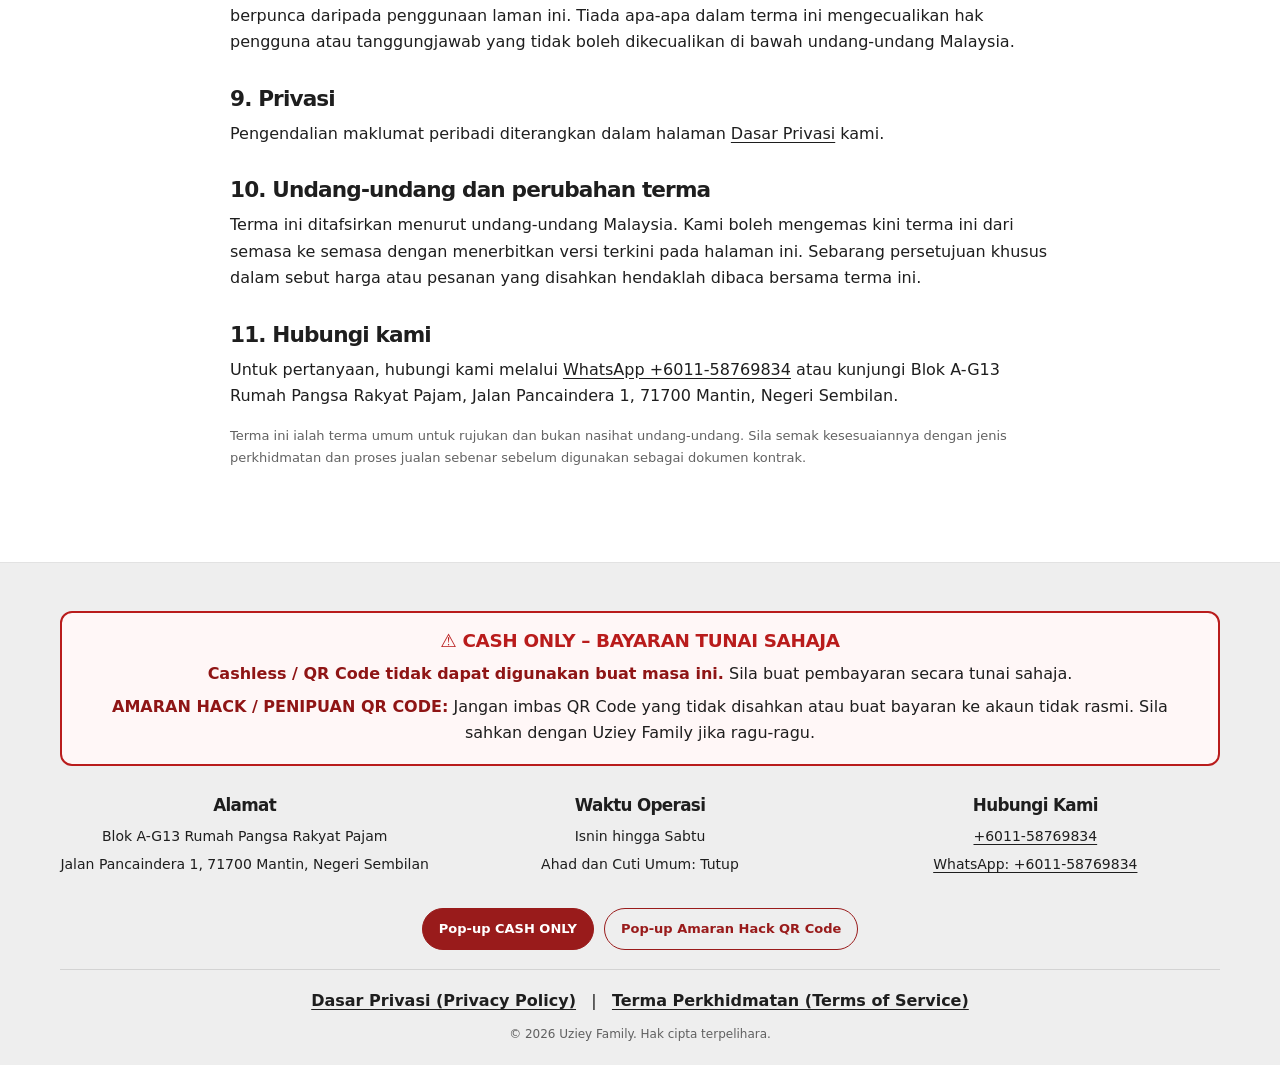
<file: terms-of-service/index.html>
<!doctype html>
<html lang="ms">
<head>
  <meta charset="utf-8">
  <meta name="viewport" content="width=device-width, initial-scale=1">
  <meta name="theme-color" content="#ffffff">
  <meta name="description" content="Terma Perkhidmatan Kedai Print dan Fotostat Uziey Family.">
  <title>Terma Perkhidmatan | Kedai Print dan Fotostat Uziey Family</title>
  <link rel="stylesheet" href="/assets/site.css">
</head>
<body>
<a class="skip-link" href="#kandungan">Langkau ke kandungan utama</a>
<header class="site-header">
  <div class="container header-inner">
    <a class="brand" href="/" aria-label="Uziey Family — Utama">
      <span class="brand-mark">U</span>
      <span><span class="brand-name">Uziey Family</span><span class="brand-subtitle">Kedai Print dan Fotostat</span></span>
    </a>
    <nav class="desktop-nav" aria-label="Navigasi utama"><a href="/">Utama</a>
<a href="/perkhidmatan/">Perkhidmatan</a>
<a href="/cara-urusan/">Cara Urusan</a>
<a href="/hubungi/">Hubungi</a>
<a href="/tempahan-sebut-harga/">Tempahan / Sebut Harga</a>
<a href="/updates/">Updates</a>
<a href="/about/">Tentang</a>
<a href="/world-watch/">World Watch</a></nav>
    <details class="mobile-menu">
      <summary>Menu ☰</summary>
      <nav class="mobile-nav" aria-label="Navigasi mudah alih"><a href="/">Utama</a>
<a href="/perkhidmatan/">Perkhidmatan</a>
<a href="/cara-urusan/">Cara Urusan</a>
<a href="/hubungi/">Hubungi</a>
<a href="/tempahan-sebut-harga/">Tempahan / Sebut Harga</a>
<a href="/updates/">Updates</a>
<a href="/about/">Tentang</a>
<a href="/world-watch/">World Watch</a></nav>
    </details>
  </div>
</header>
<main class="page-main" id="kandungan">
<div class="container prose policy-content">
  <div class="page-kicker">Polisi laman</div><h1 class="page-title">Terma Perkhidmatan</h1>
  <p><strong>Tarikh berkuat kuasa: 11 November 2026</strong></p>
  <p>Selamat datang ke laman Uziey Family. Dengan menghubungi kami, menghantar pertanyaan, meminta sebut harga atau membuat tempahan, anda bersetuju untuk mematuhi terma umum berikut, tertakluk kepada persetujuan khusus bagi setiap pesanan.</p>
  <h2>1. Pertanyaan dan tempahan</h2>
  <p>Permintaan melalui laman web, WhatsApp atau borang adalah tertakluk kepada pengesahan pihak Uziey Family. Penghantaran borang atau mesej tidak dengan sendirinya mengesahkan tempahan atau menjamin ketersediaan perkhidmatan.</p>
  <h2>2. Sebut harga dan harga</h2>
  <p>Sebut harga disediakan berdasarkan skop, kuantiti, spesifikasi, lokasi dan maklumat yang diberikan pelanggan. Sebut harga hanya sah untuk tempoh yang dinyatakan di dalamnya. Sebarang perubahan pada skop atau spesifikasi boleh menyebabkan harga dan tempoh pelaksanaan disemak semula. Harga akhir hendaklah disahkan secara bertulis sebelum pesanan diteruskan.</p>
  <h2>3. Pembayaran</h2>
  <p>Kaedah, jadual dan syarat pembayaran akan dimaklumkan dalam sebut harga, invois atau persetujuan pesanan. Pelanggan hendaklah membuat pembayaran mengikut arahan yang telah dipersetujui. Jangan membuat pembayaran ke akaun yang tidak disahkan oleh pihak Uziey Family. Buat masa ini, pembayaran adalah secara tunai sahaja dan QR Code/cashless tidak tersedia.</p>
  <h2>4. Perubahan dan pembatalan</h2>
  <p>Permintaan perubahan atau pembatalan hendaklah dibuat secepat mungkin melalui saluran komunikasi rasmi. Sebarang caj, bayaran balik atau kos yang telah ditanggung akan dinilai berdasarkan skop kerja, status pesanan dan persetujuan bertulis, serta undang-undang pengguna yang terpakai.</p>
  <h2>5. Tanggungjawab pelanggan</h2>
  <ul><li>Memberikan maklumat yang tepat dan lengkap.</li><li>Menyemak spesifikasi, kuantiti, alamat dan butiran sebut harga sebelum pengesahan.</li><li>Memberikan kerjasama atau akses yang diperlukan bagi pelaksanaan pesanan.</li><li>Membuat pembayaran mengikut terma yang dipersetujui.</li></ul>
  <h2>6. Pelaksanaan dan kelewatan</h2>
  <p>Anggaran masa pelaksanaan atau penghantaran akan dimaklumkan apabila pesanan disahkan. Kelewatan akibat perubahan permintaan, maklumat tidak lengkap, gangguan pembekal atau keadaan di luar kawalan munasabah akan dimaklumkan kepada pelanggan sebaik mungkin.</p>
  <h2>7. Penggunaan laman web</h2>
  <p>Pengguna tidak dibenarkan menggunakan laman ini untuk tujuan menyalahi undang-undang, menghantar maklumat palsu, mengganggu operasi laman atau cuba mendapatkan akses tanpa kebenaran.</p>
  <h2>8. Had tanggungjawab</h2>
  <p>Maklumat pada laman ini disediakan untuk rujukan umum dan boleh berubah. Setakat yang dibenarkan undang-undang, Uziey Family tidak bertanggungjawab atas kerugian tidak langsung yang berpunca daripada penggunaan laman ini. Tiada apa-apa dalam terma ini mengecualikan hak pengguna atau tanggungjawab yang tidak boleh dikecualikan di bawah undang-undang Malaysia.</p>
  <h2>9. Privasi</h2>
  <p>Pengendalian maklumat peribadi diterangkan dalam halaman <a href="/privacy-policy/">Dasar Privasi</a> kami.</p>
  <h2>10. Undang-undang dan perubahan terma</h2>
  <p>Terma ini ditafsirkan menurut undang-undang Malaysia. Kami boleh mengemas kini terma ini dari semasa ke semasa dengan menerbitkan versi terkini pada halaman ini. Sebarang persetujuan khusus dalam sebut harga atau pesanan yang disahkan hendaklah dibaca bersama terma ini.</p>
  <h2>11. Hubungi kami</h2>
  <p>Untuk pertanyaan, hubungi kami melalui <a href="https://wa.me/601158769834">WhatsApp +6011-58769834</a> atau kunjungi Blok A-G13 Rumah Pangsa Rakyat Pajam, Jalan Pancaindera 1, 71700 Mantin, Negeri Sembilan.</p>
  <p class="small-note">Terma ini ialah terma umum untuk rujukan dan bukan nasihat undang-undang. Sila semak kesesuaiannya dengan jenis perkhidmatan dan proses jualan sebenar sebelum digunakan sebagai dokumen kontrak.</p>
</div>
</main>

<footer class="site-footer">
  <div class="container">
    <div class="notice">
      <h3>⚠️ CASH ONLY – BAYARAN TUNAI SAHAJA</h3>
      <p><strong>Cashless / QR Code tidak dapat digunakan buat masa ini.</strong> Sila buat pembayaran secara tunai sahaja.</p>
      <p><strong>AMARAN HACK / PENIPUAN QR CODE:</strong> Jangan imbas QR Code yang tidak disahkan atau buat bayaran ke akaun tidak rasmi. Sila sahkan dengan Uziey Family jika ragu-ragu.</p>
    </div>
    <div class="footer-grid">
      <div class="footer-col">
        <h3>Alamat</h3>
        <p>Blok A-G13 Rumah Pangsa Rakyat Pajam</p>
        <p>Jalan Pancaindera 1, 71700 Mantin, Negeri Sembilan</p>
      </div>
      <div class="footer-col">
        <h3>Waktu Operasi</h3>
        <p>Isnin hingga Sabtu</p>
        <p>Ahad dan Cuti Umum: Tutup</p>
      </div>
      <div class="footer-col">
        <h3>Hubungi Kami</h3>
        <p><a href="tel:+601158769834">+6011-58769834</a></p>
        <p><a href="https://wa.me/601158769834">WhatsApp: +6011-58769834</a></p>
      </div>
    </div>
    <div class="footer-popup-actions" aria-label="Peringatan pembayaran dan keselamatan">
      <button class="footer-popup-button" type="button" data-open-warning data-warning-topic="payment">Pop-up CASH ONLY</button>
      <button class="footer-popup-button footer-popup-button--outline" type="button" data-open-warning data-warning-topic="qr">Pop-up Amaran Hack QR Code</button>
    </div>
    <div class="footer-policies">
      <a href="/privacy-policy/">Dasar Privasi (Privacy Policy)</a> &nbsp; | &nbsp;
      <a href="/terms-of-service/">Terma Perkhidmatan (Terms of Service)</a>
      <p class="copyright">© <span data-current-year>2026</span> Uziey Family. Hak cipta terpelihara.</p>
    </div>
  </div>
</footer>
<script src="/assets/site.js" defer></script>
</body>
</html>
</file>
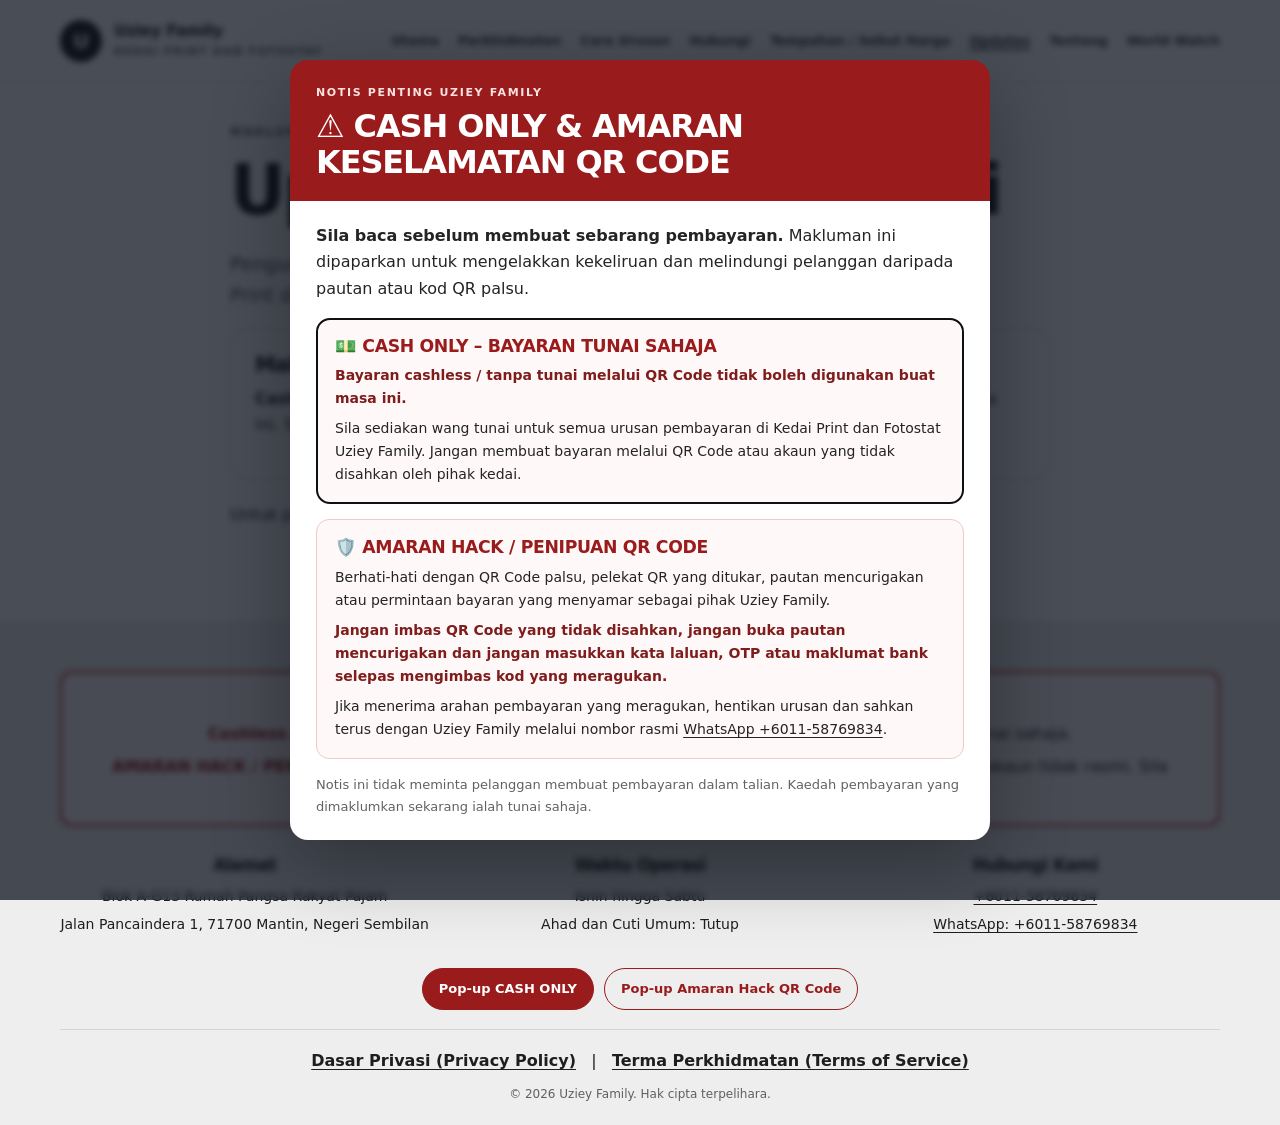
<file: updates/index.html>
<!doctype html>
<html lang="ms">
<head>
  <meta charset="utf-8">
  <meta name="viewport" content="width=device-width, initial-scale=1">
  <meta name="theme-color" content="#ffffff">
  <meta name="description" content="Pengumuman dan perkembangan terkini Kedai Print dan Fotostat Uziey Family.">
  <title>Updates / Kemas Kini | Kedai Print dan Fotostat Uziey Family</title>
  <link rel="stylesheet" href="/assets/site.css">
</head>
<body>
<a class="skip-link" href="#kandungan">Langkau ke kandungan utama</a>
<header class="site-header">
  <div class="container header-inner">
    <a class="brand" href="/" aria-label="Uziey Family — Utama">
      <span class="brand-mark">U</span>
      <span><span class="brand-name">Uziey Family</span><span class="brand-subtitle">Kedai Print dan Fotostat</span></span>
    </a>
    <nav class="desktop-nav" aria-label="Navigasi utama"><a href="/">Utama</a>
<a href="/perkhidmatan/">Perkhidmatan</a>
<a href="/cara-urusan/">Cara Urusan</a>
<a href="/hubungi/">Hubungi</a>
<a href="/tempahan-sebut-harga/">Tempahan / Sebut Harga</a>
<a href="/updates/">Updates</a>
<a href="/about/">Tentang</a>
<a href="/world-watch/">World Watch</a></nav>
    <details class="mobile-menu">
      <summary>Menu ☰</summary>
      <nav class="mobile-nav" aria-label="Navigasi mudah alih"><a href="/">Utama</a>
<a href="/perkhidmatan/">Perkhidmatan</a>
<a href="/cara-urusan/">Cara Urusan</a>
<a href="/hubungi/">Hubungi</a>
<a href="/tempahan-sebut-harga/">Tempahan / Sebut Harga</a>
<a href="/updates/">Updates</a>
<a href="/about/">Tentang</a>
<a href="/world-watch/">World Watch</a></nav>
    </details>
  </div>
</header>
<main class="page-main" id="kandungan">
<div class="container prose">
  <div class="page-kicker">Maklumat kedai</div><h1 class="page-title">Updates / Kemas Kini</h1>
  <p class="lead">Pengumuman, maklumat perkhidmatan dan perkembangan terkini Kedai Print dan Fotostat Uziey Family akan dipaparkan di halaman ini.</p>
  <div class="card"><h3>Maklumat pembayaran</h3><p><strong>Cash Only – Bayaran tunai sahaja.</strong> Cashless / QR Code tidak dapat digunakan buat masa ini. Sila sahkan sebarang urusan pembayaran terus dengan pihak Uziey Family.</p></div>
  <p style="margin-top:22px">Untuk pertanyaan atau maklumat terkini, hubungi kami melalui <a href="https://wa.me/601158769834">WhatsApp +6011-58769834</a>.</p>
</div>
</main>

<footer class="site-footer">
  <div class="container">
    <div class="notice">
      <h3>⚠️ CASH ONLY – BAYARAN TUNAI SAHAJA</h3>
      <p><strong>Cashless / QR Code tidak dapat digunakan buat masa ini.</strong> Sila buat pembayaran secara tunai sahaja.</p>
      <p><strong>AMARAN HACK / PENIPUAN QR CODE:</strong> Jangan imbas QR Code yang tidak disahkan atau buat bayaran ke akaun tidak rasmi. Sila sahkan dengan Uziey Family jika ragu-ragu.</p>
    </div>
    <div class="footer-grid">
      <div class="footer-col">
        <h3>Alamat</h3>
        <p>Blok A-G13 Rumah Pangsa Rakyat Pajam</p>
        <p>Jalan Pancaindera 1, 71700 Mantin, Negeri Sembilan</p>
      </div>
      <div class="footer-col">
        <h3>Waktu Operasi</h3>
        <p>Isnin hingga Sabtu</p>
        <p>Ahad dan Cuti Umum: Tutup</p>
      </div>
      <div class="footer-col">
        <h3>Hubungi Kami</h3>
        <p><a href="tel:+601158769834">+6011-58769834</a></p>
        <p><a href="https://wa.me/601158769834">WhatsApp: +6011-58769834</a></p>
      </div>
    </div>
    <div class="footer-popup-actions" aria-label="Peringatan pembayaran dan keselamatan">
      <button class="footer-popup-button" type="button" data-open-warning data-warning-topic="payment">Pop-up CASH ONLY</button>
      <button class="footer-popup-button footer-popup-button--outline" type="button" data-open-warning data-warning-topic="qr">Pop-up Amaran Hack QR Code</button>
    </div>
    <div class="footer-policies">
      <a href="/privacy-policy/">Dasar Privasi (Privacy Policy)</a> &nbsp; | &nbsp;
      <a href="/terms-of-service/">Terma Perkhidmatan (Terms of Service)</a>
      <p class="copyright">© <span data-current-year>2026</span> Uziey Family. Hak cipta terpelihara.</p>
    </div>
  </div>
</footer>
<script src="/assets/site.js" defer></script>
</body>
</html>
</file>
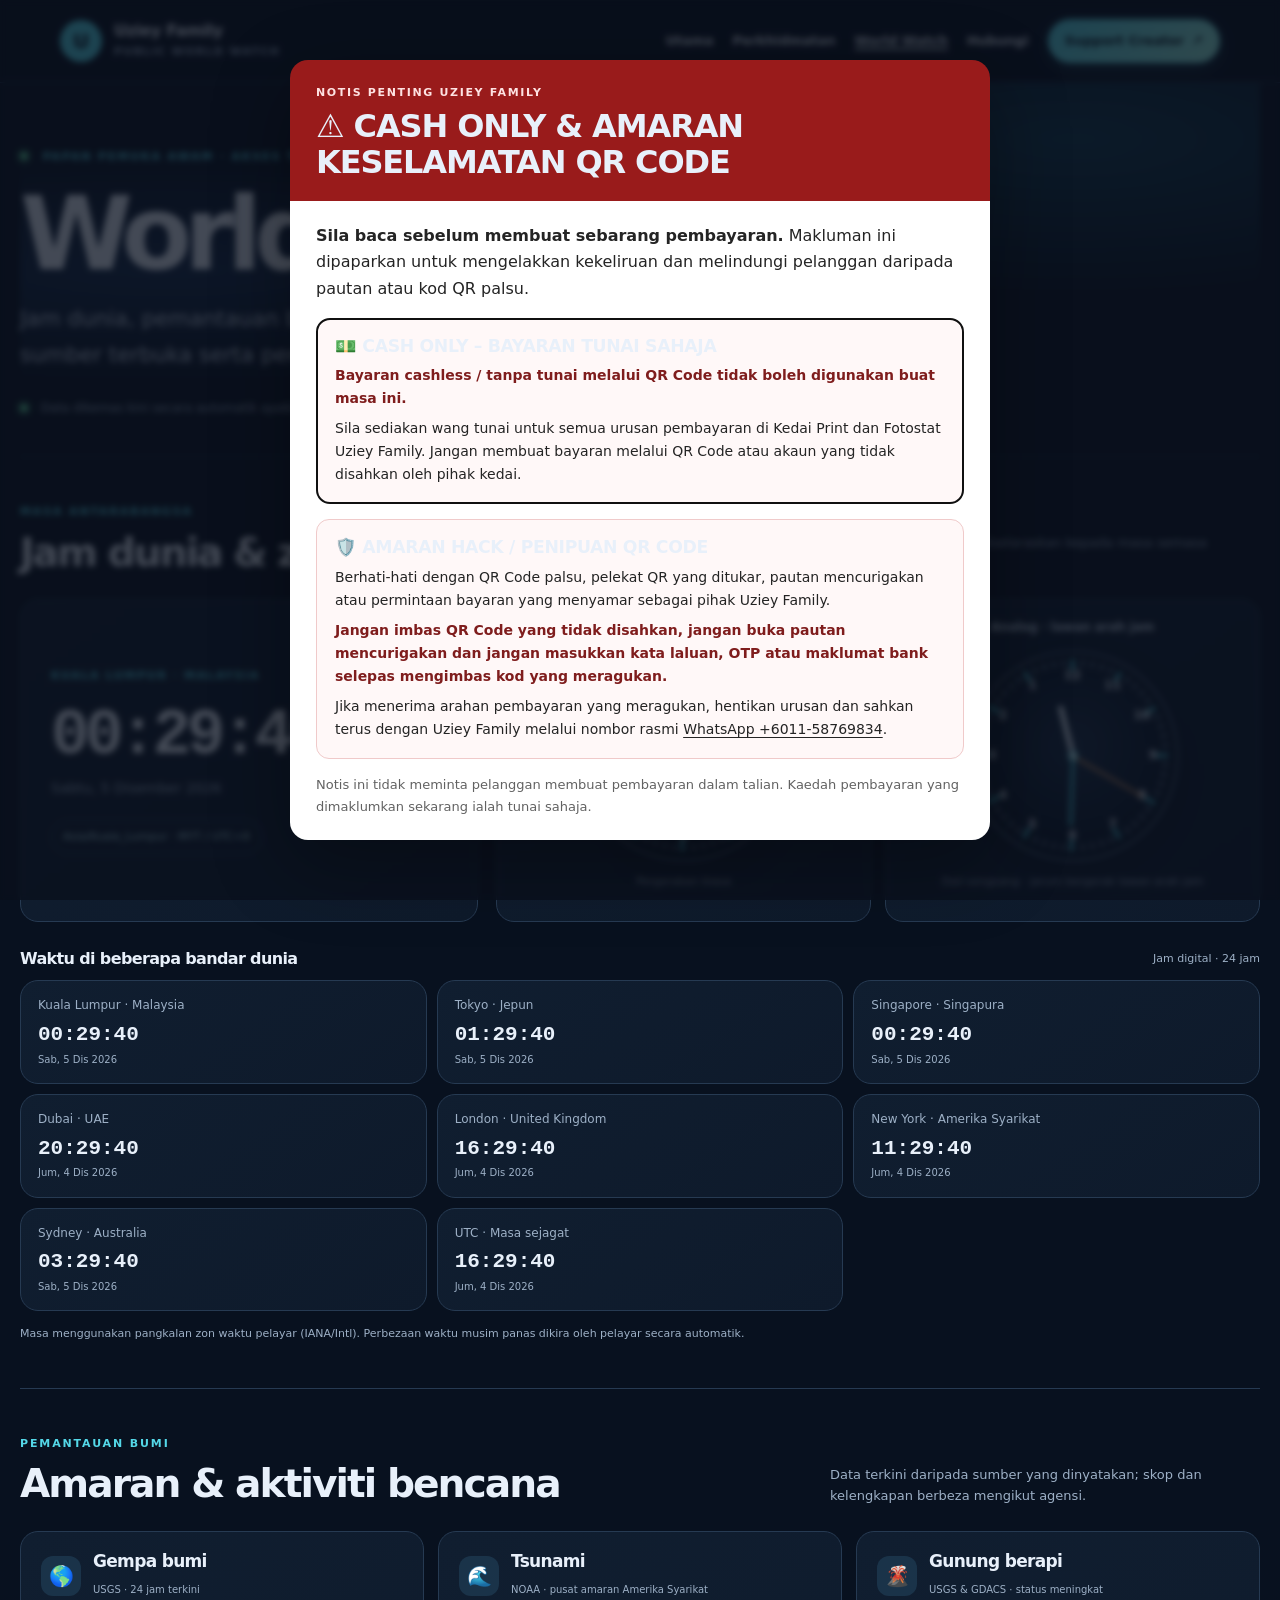
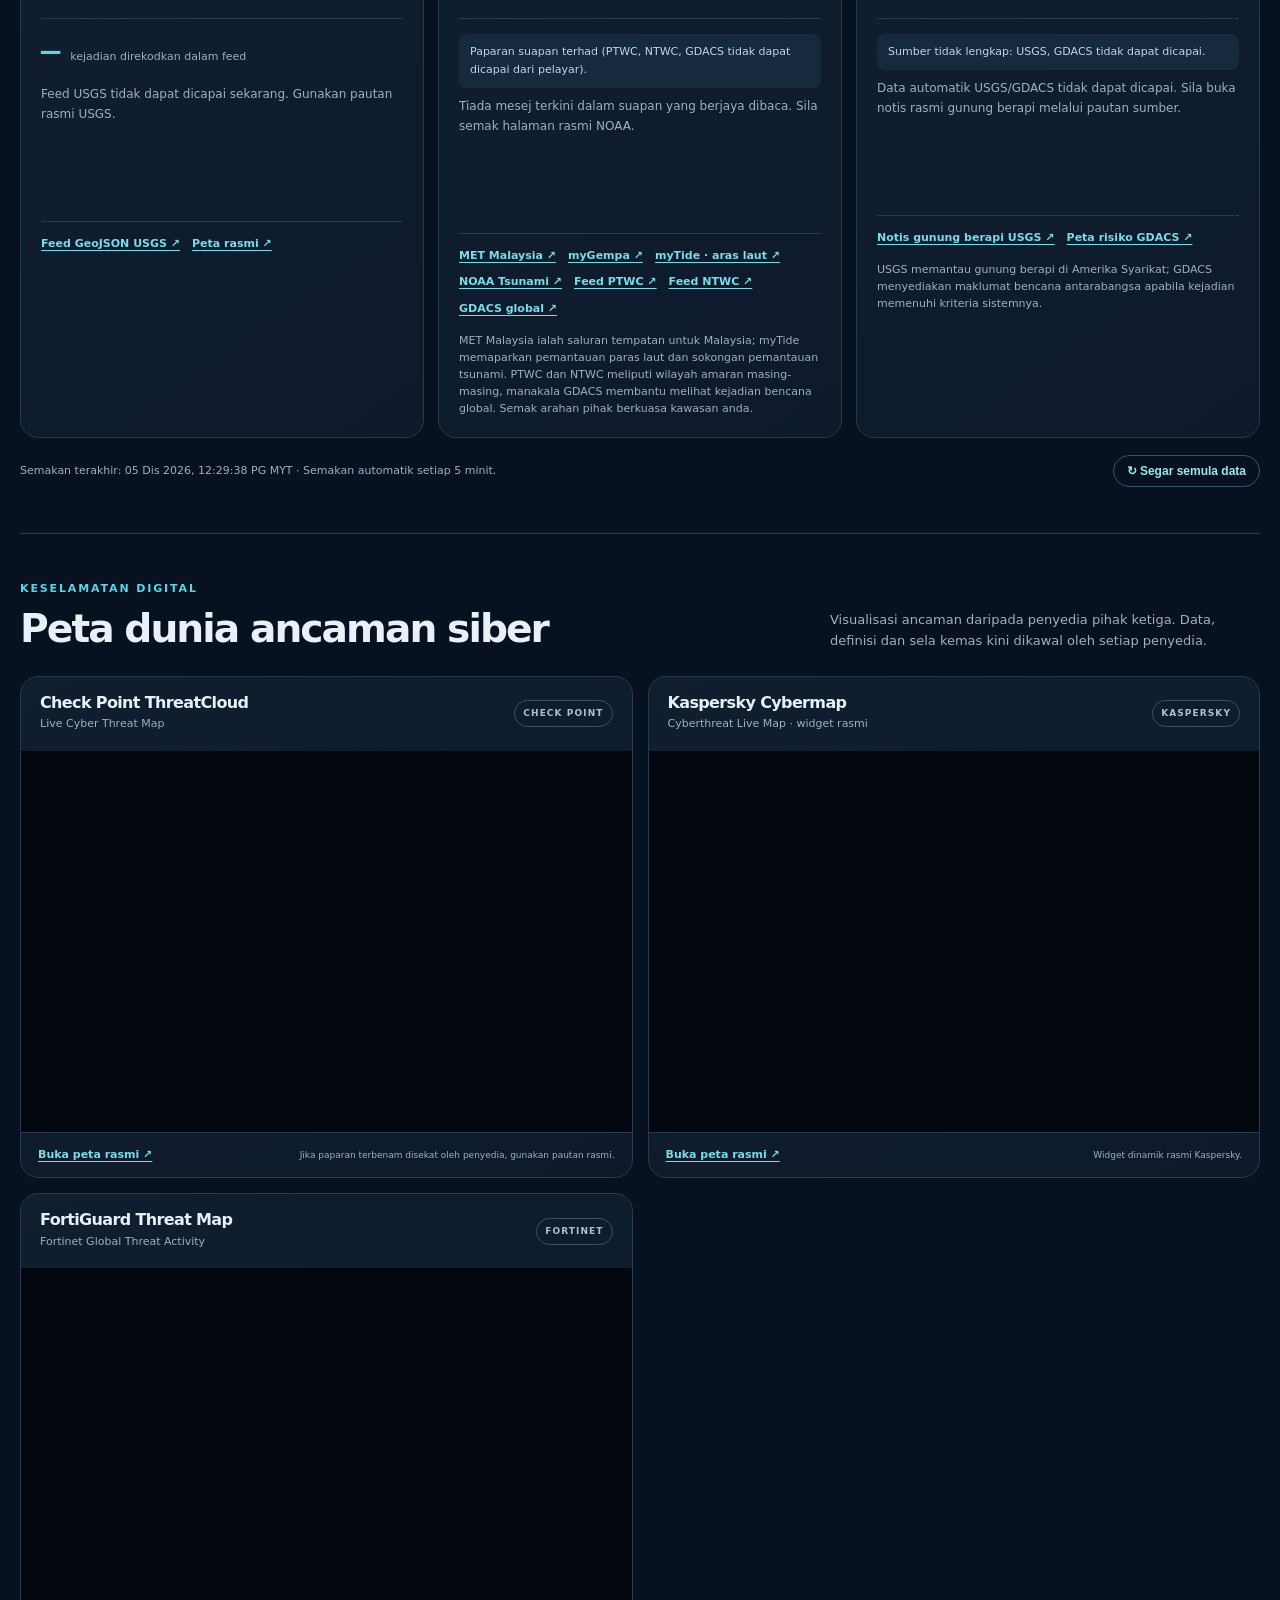
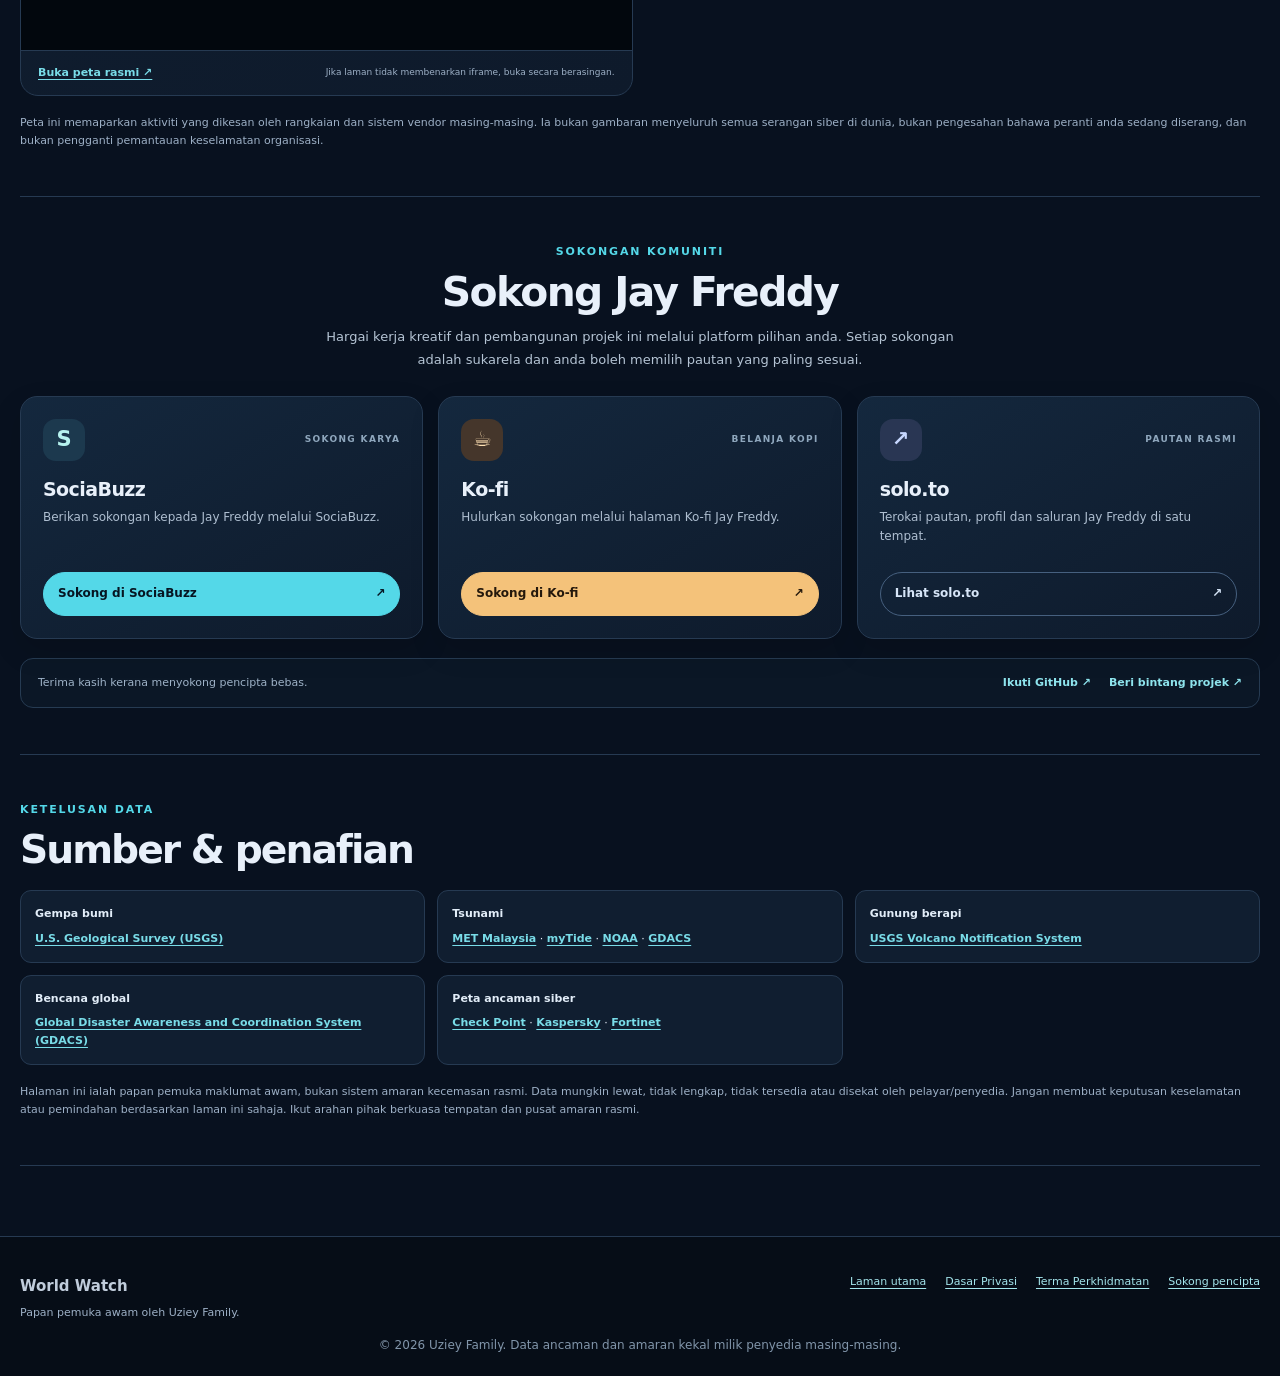
<file: world-watch/index.html>
<!doctype html>
<html lang="ms">
<head>
  <meta charset="utf-8">
  <meta name="viewport" content="width=device-width, initial-scale=1">
  <meta name="theme-color" content="#08111f">
  <meta name="description" content="Papan pemuka awam jam dunia, masa digital dan analog lawan arah jam, amaran bencana serta peta ancaman siber secara langsung.">
  <meta name="robots" content="index,follow">
  <title>World Watch — Jam Dunia, Amaran Bencana & Peta Ancaman</title>
  <link rel="stylesheet" href="/assets/site.css">
  <link rel="stylesheet" href="/assets/world-watch.css">
</head>
<body class="world-watch-page">
<a class="skip-link" href="#kandungan">Langkau ke kandungan utama</a>
<header class="site-header">
  <div class="container header-inner">
    <a class="brand" href="/" aria-label="Uziey Family — Utama">
      <span class="brand-mark">U</span>
      <span><span class="brand-name">Uziey Family</span><span class="brand-subtitle">Public World Watch</span></span>
    </a>
    <nav class="desktop-nav" aria-label="Navigasi utama">
      <a href="/">Utama</a>
      <a href="/perkhidmatan/">Perkhidmatan</a>
      <a href="/world-watch/" aria-current="page">World Watch</a>
      <a href="/hubungi/">Hubungi</a>
      <a class="nav-support" href="#sokong-pencipta">Support Creator <span aria-hidden="true">↗</span></a>
    </nav>
    <details class="mobile-menu">
      <summary>Menu ☰</summary>
      <nav class="mobile-nav" aria-label="Navigasi mudah alih">
        <a href="/">Utama</a><a href="/perkhidmatan/">Perkhidmatan</a>
        <a href="/world-watch/" aria-current="page">World Watch</a><a href="/hubungi/">Hubungi</a>
        <a class="nav-support" href="#sokong-pencipta">Support Creator <span aria-hidden="true">↗</span></a>
      </nav>
    </details>
  </div>
</header>

<main id="kandungan" class="ww-main">
  <div class="ww-container">
    <section class="ww-hero">
      <div class="ww-eyebrow"><span class="live-dot"></span> Papan pemuka awam · Akses tanpa log masuk</div>
      <h1>World <span>Watch</span></h1>
      <p class="ww-lead">Jam dunia, pemantauan bencana dan peta ancaman siber dari sumber terbuka serta penyedia rasmi.</p>
      <div class="ww-meta">
        <span><span class="status-dot"></span> Data dikemas kini secara automatik apabila sumber tersedia</span>
        <span>Lokasi masa utama: Kuala Lumpur · MYT (UTC+8)</span>
      </div>
    </section>

    <section class="ww-section" id="jam-dunia">
      <div class="ww-section-heading">
        <div><div class="ww-kicker">Masa antarabangsa</div><h2>Jam dunia & zon waktu</h2></div>
        <p>Jam digital dan analog diselaraskan kepada masa semasa peranti.</p>
      </div>
      <div class="ww-clock-summary">
        <div class="ww-digital-panel">
          <div class="ww-label">KUALA LUMPUR · MALAYSIA</div>
          <div class="ww-digital-time" id="digital-time" aria-live="off">--:--:--</div>
          <div class="ww-digital-date" id="digital-date">Memuatkan tarikh…</div>
          <div class="ww-timezone-badge">Asia/Kuala_Lumpur · MYT / UTC+8</div>
        </div>
        <div class="ww-clock-pair">
          <article class="ww-clock-card">
            <div class="ww-clock-title">Analog · arah jam</div>
            <div class="ww-clock-face" data-clock="clockwise" role="img" aria-label="Jam analog Kuala Lumpur bergerak mengikut arah jam">
              <div class="ww-clock-ticks" aria-hidden="true"></div><div class="ww-clock-numbers" aria-hidden="true"></div>
              <span class="ww-hand ww-hour"></span><span class="ww-hand ww-minute"></span><span class="ww-hand ww-second"></span><span class="ww-clock-pin"></span>
            </div>
            <div class="ww-clock-caption">Pergerakan biasa</div>
          </article>
          <article class="ww-clock-card">
            <div class="ww-clock-title">Analog · lawan arah jam</div>
            <div class="ww-clock-face ww-counter-face" data-clock="counterclockwise" role="img" aria-label="Jam analog Kuala Lumpur bergerak melawan arah jam dengan nombor dail disusun terbalik">
              <div class="ww-clock-ticks" aria-hidden="true"></div><div class="ww-clock-numbers" aria-hidden="true"></div>
              <span class="ww-hand ww-hour"></span><span class="ww-hand ww-minute"></span><span class="ww-hand ww-second"></span><span class="ww-clock-pin"></span>
            </div>
            <div class="ww-clock-caption">Dail songsang · jarum bergerak lawan arah jam</div>
          </article>
        </div>
      </div>
      <div class="ww-timezone-heading"><h3>Waktu di beberapa bandar dunia</h3><span>Jam digital · 24 jam</span></div>
      <div class="ww-timezone-grid" id="timezone-grid">
        <div class="ww-zone-card">Memuatkan zon waktu…</div>
      </div>
      <p class="ww-small-note">Masa menggunakan pangkalan zon waktu pelayar (IANA/Intl). Perbezaan waktu musim panas dikira oleh pelayar secara automatik.</p>
    </section>

    <section class="ww-section" id="amaran-bencana">
      <div class="ww-section-heading">
        <div><div class="ww-kicker">Pemantauan bumi</div><h2>Amaran & aktiviti bencana</h2></div>
        <p>Data terkini daripada sumber yang dinyatakan; skop dan kelengkapan berbeza mengikut agensi.</p>
      </div>
      <div class="ww-hazard-grid">
        <article class="ww-panel">
          <div class="ww-panel-head"><div class="ww-hazard-icon">🌎</div><div><h3>Gempa bumi</h3><span>USGS · 24 jam terkini</span></div></div>
          <div class="ww-stat-row"><strong id="quake-count">—</strong><span>kejadian direkodkan dalam feed</span></div>
          <div id="quake-list" class="ww-event-list" aria-live="polite"><p class="ww-muted">Sedang mengambil data USGS…</p></div>
          <div class="ww-source-row"><a href="https://earthquake.usgs.gov/earthquakes/feed/v1.0/summary/all_day.geojson" target="_blank" rel="noopener noreferrer">Feed GeoJSON USGS ↗</a><a href="https://earthquake.usgs.gov/earthquakes/map/" target="_blank" rel="noopener noreferrer">Peta rasmi ↗</a></div>
        </article>

        <article class="ww-panel">
          <div class="ww-panel-head"><div class="ww-hazard-icon">🌊</div><div><h3>Tsunami</h3><span>NOAA · pusat amaran Amerika Syarikat</span></div></div>
          <div class="ww-feed-status" id="tsunami-status">Menyemak suapan amaran NOAA…</div>
          <div id="tsunami-list" class="ww-event-list"><p class="ww-muted">Membaca buletin PTWC dan NTWC…</p></div>
          <div class="ww-source-row"><a href="https://www.met.gov.my/" target="_blank" rel="noopener noreferrer">MET Malaysia ↗</a><a href="https://mygempa.met.gov.my/docroot/view/index.php" target="_blank" rel="noopener noreferrer">myGempa ↗</a><a href="https://mytide.met.gov.my/" target="_blank" rel="noopener noreferrer">myTide · aras laut ↗</a><a href="https://www.tsunami.gov/" target="_blank" rel="noopener noreferrer">NOAA Tsunami ↗</a><a href="https://www.tsunami.gov/events/xml/PHEBAtom.xml" target="_blank" rel="noopener noreferrer">Feed PTWC ↗</a><a href="https://www.tsunami.gov/events/xml/PAAQAtom.xml" target="_blank" rel="noopener noreferrer">Feed NTWC ↗</a><a href="https://new.gdacs.org/alerts" target="_blank" rel="noopener noreferrer">GDACS global ↗</a></div>
          <p class="ww-small-note">MET Malaysia ialah saluran tempatan untuk Malaysia; myTide memaparkan pemantauan paras laut dan sokongan pemantauan tsunami. PTWC dan NTWC meliputi wilayah amaran masing-masing, manakala GDACS membantu melihat kejadian bencana global. Semak arahan pihak berkuasa kawasan anda.</p>
        </article>

        <article class="ww-panel">
          <div class="ww-panel-head"><div class="ww-hazard-icon">🌋</div><div><h3>Gunung berapi</h3><span>USGS & GDACS · status meningkat</span></div></div>
          <div class="ww-feed-status" id="volcano-status">Menyemak notis gunung berapi…</div>
          <div id="volcano-list" class="ww-event-list"><p class="ww-muted">Mengambil notis gunung berapi…</p></div>
          <div class="ww-source-row"><a href="https://volcanoes.usgs.gov/hans2/" target="_blank" rel="noopener noreferrer">Notis gunung berapi USGS ↗</a><a href="https://www.gdacs.org/" target="_blank" rel="noopener noreferrer">Peta risiko GDACS ↗</a></div>
          <p class="ww-small-note">USGS memantau gunung berapi di Amerika Syarikat; GDACS menyediakan maklumat bencana antarabangsa apabila kejadian memenuhi kriteria sistemnya.</p>
        </article>
      </div>
      <div class="ww-refresh-row"><span id="data-updated">Data belum dikemas kini.</span><button type="button" id="refresh-data" class="ww-button ww-button-quiet">↻ Segar semula data</button></div>
    </section>

    <section class="ww-section" id="ancaman-siber">
      <div class="ww-section-heading">
        <div><div class="ww-kicker">Keselamatan digital</div><h2>Peta dunia ancaman siber</h2></div>
        <p>Visualisasi ancaman daripada penyedia pihak ketiga. Data, definisi dan sela kemas kini dikawal oleh setiap penyedia.</p>
      </div>
      <div class="ww-map-grid">
        <article class="ww-map-card">
          <div class="ww-map-heading"><div><h3>Check Point ThreatCloud</h3><p>Live Cyber Threat Map</p></div><span class="ww-provider-tag">CHECK POINT</span></div>
          <div class="ww-map-frame"><iframe src="https://threatmap.checkpoint.com/" title="Check Point live cyber threat map" loading="lazy" referrerpolicy="no-referrer" allow="fullscreen"></iframe></div>
          <div class="ww-map-actions"><a href="https://threatmap.checkpoint.com/" target="_blank" rel="noopener noreferrer">Buka peta rasmi ↗</a><span>Jika paparan terbenam disekat oleh penyedia, gunakan pautan rasmi.</span></div>
        </article>
        <article class="ww-map-card">
          <div class="ww-map-heading"><div><h3>Kaspersky Cybermap</h3><p>Cyberthreat Live Map · widget rasmi</p></div><span class="ww-provider-tag">KASPERSKY</span></div>
          <div class="ww-map-frame"><iframe src="https://cybermap.kaspersky.com/en/widget/dynamic/dark" title="Kaspersky Cyberthreat Live Map" loading="lazy" referrerpolicy="no-referrer" allow="fullscreen"></iframe></div>
          <div class="ww-map-actions"><a href="https://cybermap.kaspersky.com/" target="_blank" rel="noopener noreferrer">Buka peta rasmi ↗</a><span>Widget dinamik rasmi Kaspersky.</span></div>
        </article>
        <article class="ww-map-card">
          <div class="ww-map-heading"><div><h3>FortiGuard Threat Map</h3><p>Fortinet Global Threat Activity</p></div><span class="ww-provider-tag">FORTINET</span></div>
          <div class="ww-map-frame"><iframe src="https://fortiguard.fortinet.com/threat-map" title="FortiGuard Fortinet threat map" loading="lazy" referrerpolicy="no-referrer" allow="fullscreen"></iframe></div>
          <div class="ww-map-actions"><a href="https://fortiguard.fortinet.com/threat-map" target="_blank" rel="noopener noreferrer">Buka peta rasmi ↗</a><span>Jika laman tidak membenarkan iframe, buka secara berasingan.</span></div>
        </article>
      </div>
      <p class="ww-disclaimer">Peta ini memaparkan aktiviti yang dikesan oleh rangkaian dan sistem vendor masing-masing. Ia bukan gambaran menyeluruh semua serangan siber di dunia, bukan pengesahan bahawa peranti anda sedang diserang, dan bukan pengganti pemantauan keselamatan organisasi.</p>
    </section>

    <section class="ww-section ww-support-section" id="sokong-pencipta">
      <div class="ww-support-intro">
        <div class="ww-kicker">Sokongan komuniti</div>
        <h2>Sokong Jay Freddy</h2>
        <p>Hargai kerja kreatif dan pembangunan projek ini melalui platform pilihan anda. Setiap sokongan adalah sukarela dan anda boleh memilih pautan yang paling sesuai.</p>
      </div>
      <div class="ww-support-cards" aria-label="Pilihan sokongan pencipta">
        <article class="ww-support-card ww-support-card--sociabuzz">
          <div class="ww-support-card-top"><span class="ww-support-mark" aria-hidden="true">S</span><span class="ww-support-kind">SOKONG KARYA</span></div>
          <h3>SociaBuzz</h3>
          <p>Berikan sokongan kepada Jay Freddy melalui SociaBuzz.</p>
          <a class="ww-button ww-support-action" href="https://sociabuzz.com/jayfreddy" target="_blank" rel="noopener noreferrer" aria-label="Sokong Jay Freddy melalui SociaBuzz">Sokong di SociaBuzz <span aria-hidden="true">↗</span></a>
        </article>
        <article class="ww-support-card ww-support-card--kofi">
          <div class="ww-support-card-top"><span class="ww-support-mark" aria-hidden="true">☕</span><span class="ww-support-kind">BELANJA KOPI</span></div>
          <h3>Ko-fi</h3>
          <p>Hulurkan sokongan melalui halaman Ko-fi Jay Freddy.</p>
          <a class="ww-button ww-support-action" href="https://ko-fi.com/jayfreddy" target="_blank" rel="noopener noreferrer" aria-label="Sokong Jay Freddy melalui Ko-fi">Sokong di Ko-fi <span aria-hidden="true">↗</span></a>
        </article>
        <article class="ww-support-card ww-support-card--solo">
          <div class="ww-support-card-top"><span class="ww-support-mark" aria-hidden="true">↗</span><span class="ww-support-kind">PAUTAN RASMI</span></div>
          <h3>solo.to</h3>
          <p>Terokai pautan, profil dan saluran Jay Freddy di satu tempat.</p>
          <a class="ww-button ww-support-action" href="https://solo.to/jayfreddy" target="_blank" rel="noopener noreferrer" aria-label="Lihat pautan Jay Freddy di solo.to">Lihat solo.to <span aria-hidden="true">↗</span></a>
        </article>
      </div>
      <div class="ww-support-footer">
        <span>Terima kasih kerana menyokong pencipta bebas.</span>
        <div class="ww-creator-links">
          <a href="https://github.com/uzieyfamily" target="_blank" rel="noopener noreferrer">Ikuti GitHub ↗</a>
          <a href="https://github.com/uzieyfamily/uzieyfamily.github.io" target="_blank" rel="noopener noreferrer">Beri bintang projek ↗</a>
        </div>
      </div>
    </section>

    <section class="ww-section ww-sources">
      <div class="ww-kicker">Ketelusan data</div><h2>Sumber & penafian</h2>
      <div class="ww-source-grid">
        <div><strong>Gempa bumi</strong><a href="https://www.usgs.gov/programs/earthquake-hazards" target="_blank" rel="noopener noreferrer">U.S. Geological Survey (USGS)</a></div>
        <div><strong>Tsunami</strong><a href="https://www.met.gov.my/" target="_blank" rel="noopener noreferrer">MET Malaysia</a> · <a href="https://mytide.met.gov.my/" target="_blank" rel="noopener noreferrer">myTide</a> · <a href="https://www.tsunami.gov/" target="_blank" rel="noopener noreferrer">NOAA</a> · <a href="https://new.gdacs.org/alerts" target="_blank" rel="noopener noreferrer">GDACS</a></div>
        <div><strong>Gunung berapi</strong><a href="https://volcanoes.usgs.gov/hans2/" target="_blank" rel="noopener noreferrer">USGS Volcano Notification System</a></div>
        <div><strong>Bencana global</strong><a href="https://www.gdacs.org/" target="_blank" rel="noopener noreferrer">Global Disaster Awareness and Coordination System (GDACS)</a></div>
        <div><strong>Peta ancaman siber</strong><a href="https://threatmap.checkpoint.com/" target="_blank" rel="noopener noreferrer">Check Point</a> · <a href="https://cybermap.kaspersky.com/" target="_blank" rel="noopener noreferrer">Kaspersky</a> · <a href="https://fortiguard.fortinet.com/threat-map" target="_blank" rel="noopener noreferrer">Fortinet</a></div>
      </div>
      <p class="ww-disclaimer">Halaman ini ialah papan pemuka maklumat awam, bukan sistem amaran kecemasan rasmi. Data mungkin lewat, tidak lengkap, tidak tersedia atau disekat oleh pelayar/penyedia. Jangan membuat keputusan keselamatan atau pemindahan berdasarkan laman ini sahaja. Ikut arahan pihak berkuasa tempatan dan pusat amaran rasmi.</p>
    </section>
  </div>
</main>

<footer class="site-footer ww-footer">
  <div class="ww-container">
    <div class="ww-footer-inner">
      <div><strong>World Watch</strong><p>Papan pemuka awam oleh Uziey Family.</p></div>
      <div><a href="/">Laman utama</a><a href="/privacy-policy/">Dasar Privasi</a><a href="/terms-of-service/">Terma Perkhidmatan</a><a href="#sokong-pencipta">Sokong pencipta</a></div>
    </div>
    <p class="copyright">© <span data-current-year>2026</span> Uziey Family. Data ancaman dan amaran kekal milik penyedia masing-masing.</p>
  </div>
</footer>
<script src="/assets/world-watch.js" defer></script>
<script src="/assets/site.js" defer></script>
</body>
</html>
</file>
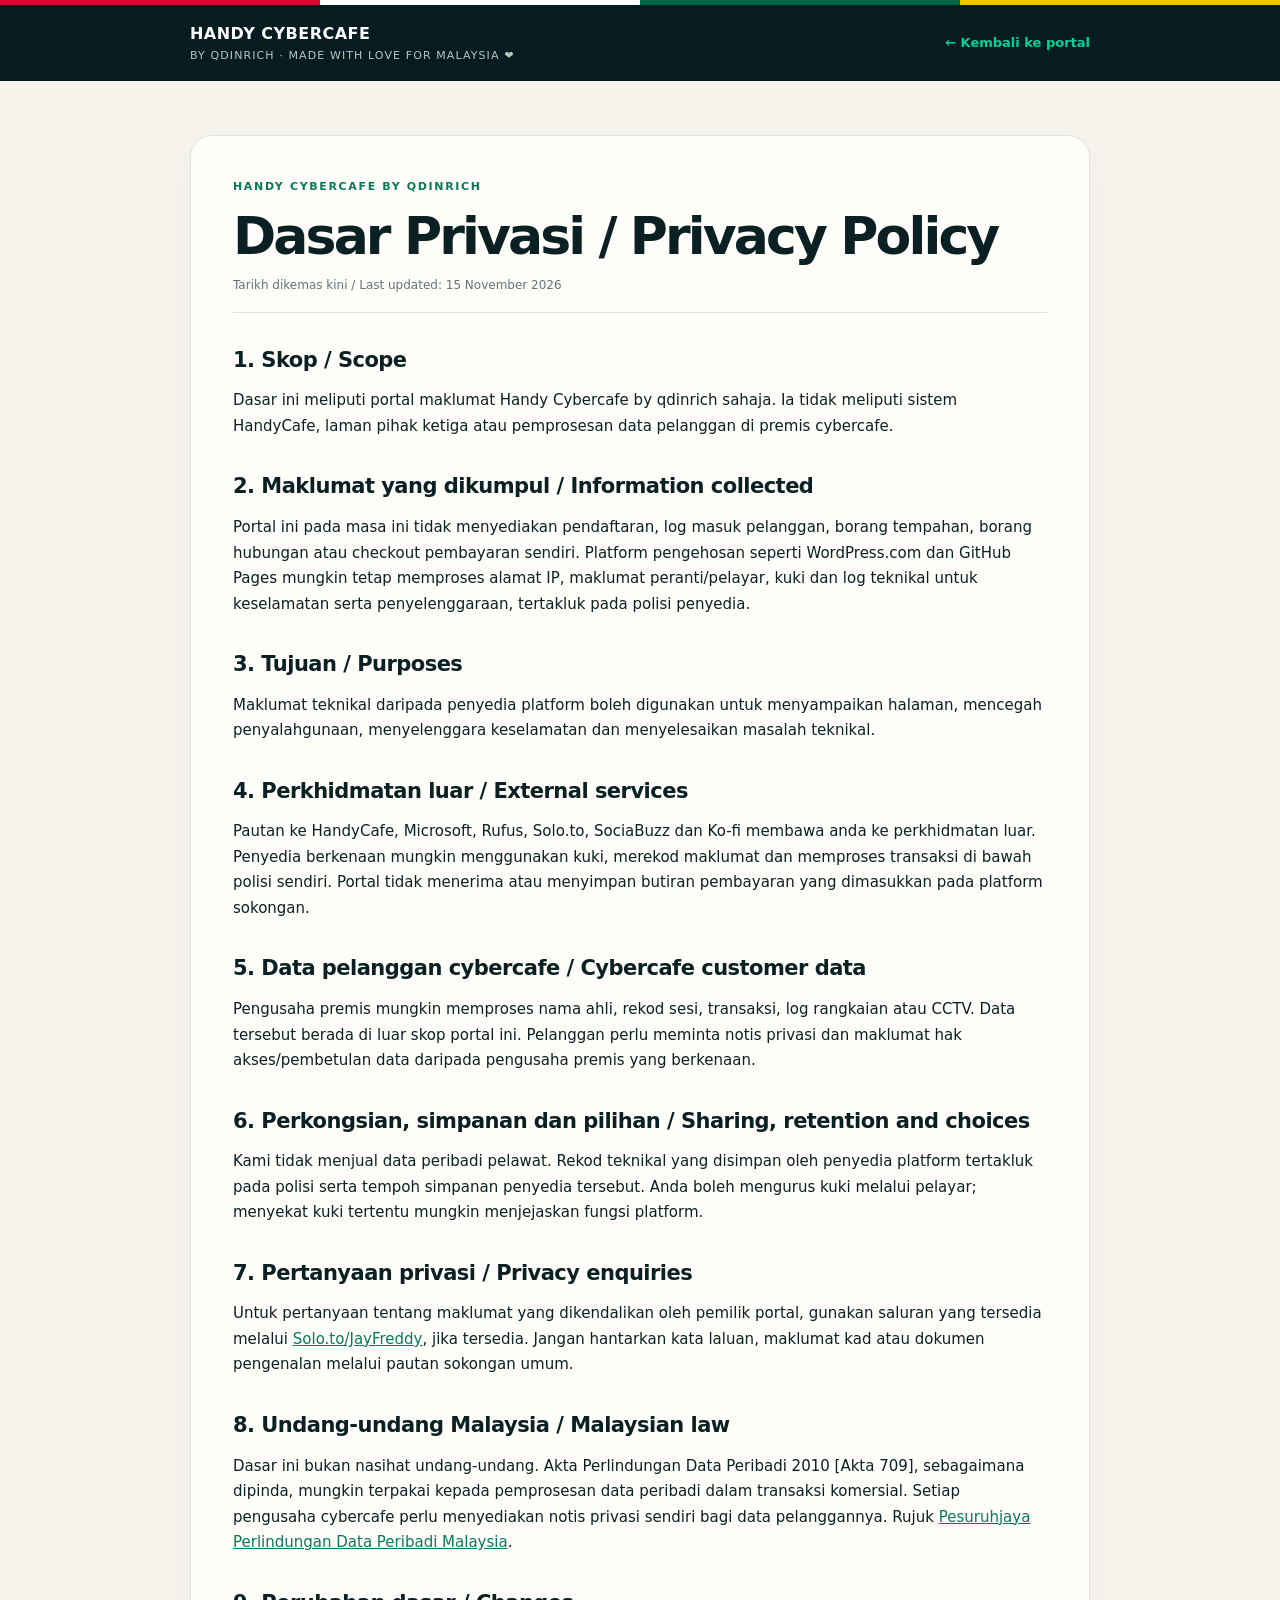
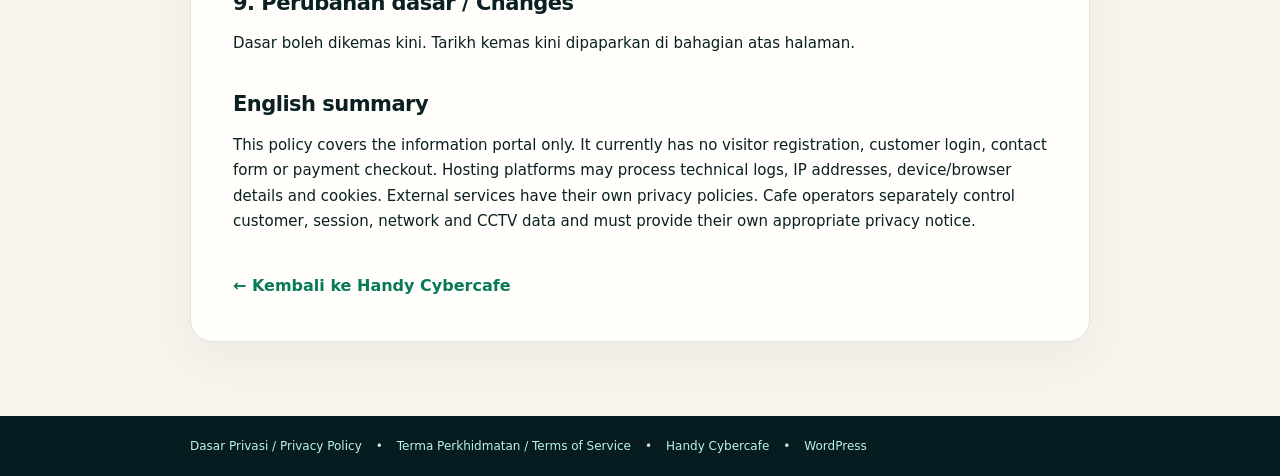
<file: handy-cybercafe/privacy-policy/index.html>
<!doctype html>
<html lang="ms">
<head>
<meta charset="utf-8"><meta name="viewport" content="width=device-width,initial-scale=1">
<meta name="description" content="Dasar privasi portal Handy Cybercafe by qdinrich.">
<meta name="theme-color" content="#071c20"><title>Dasar Privasi / Privacy Policy | Handy Cybercafe by qdinrich</title>
<style>
:root{--ink:#0a2023;--deep:#071c20;--green:#00d49a;--cream:#f6f4ec;--paper:#fffefa;--muted:#637476;--line:#dce6df}
*{box-sizing:border-box}body{margin:0;background:var(--cream);color:var(--ink);font-family:Inter,system-ui,-apple-system,"Segoe UI",sans-serif;line-height:1.7}
.topline{height:5px;background:linear-gradient(90deg,#c8102e 0 25%,#fff 25% 50%,#006847 50% 75%,#f5c400 75%)}
header{background:var(--deep);color:white}.wrap{width:min(900px,calc(100% - 36px));margin:auto}.nav{min-height:76px;display:flex;align-items:center;justify-content:space-between;gap:18px}.brand{text-decoration:none;color:white;font-weight:900;letter-spacing:.03em}.brand small{display:block;color:#b4c9c1;font-size:11px;font-weight:500;letter-spacing:.1em}.home{color:var(--green);font-weight:800;text-decoration:none;font-size:13px}
main{padding:54px 0 74px}.eyebrow{font-size:11px;letter-spacing:.15em;color:#087a58;text-transform:uppercase;font-weight:900}h1{font-size:clamp(34px,5vw,52px);letter-spacing:-.055em;line-height:1.05;margin:12px 0}h2{font-size:21px;letter-spacing:-.025em;margin:30px 0 8px}p,li{font-size:15px}p{margin:10px 0 15px}li{margin:7px 0}a{color:#087a58}article{background:var(--paper);border:1px solid var(--line);border-radius:22px;padding:clamp(22px,4vw,42px);box-shadow:0 16px 45px rgba(7,28,32,.045)}.meta{color:var(--muted);font-size:12px;border-bottom:1px solid var(--line);padding-bottom:16px;margin-bottom:20px}.back{display:inline-block;margin-top:22px;text-decoration:none;font-weight:850}.legal-links{background:var(--deep);color:#d6e4de;padding:20px 0}.legal-links-inner{display:flex;gap:14px;flex-wrap:wrap;font-size:12px}.legal-links a{color:#b9f5df;text-decoration:none}.legal-links a:hover{text-decoration:underline}
@media(max-width:640px){.nav{min-height:66px}main{padding:32px 0 48px}h2{font-size:19px}p,li{font-size:14px}.legal-links-inner{display:grid;gap:8px}}
</style></head>
<body><div class="topline"></div><header><div class="wrap nav"><a class="brand" href="/handy-cybercafe/">HANDY CYBERCAFE<small>BY QDINRICH · MADE WITH LOVE FOR MALAYSIA ❤️</small></a><a class="home" href="/handy-cybercafe/">← Kembali ke portal</a></div></header>
<main class="wrap"><article><div class="eyebrow">Handy Cybercafe by qdinrich</div><h1>Dasar Privasi / Privacy Policy</h1><div class="meta">Tarikh dikemas kini / Last updated: 15 November 2026</div>
<h2>1. Skop / Scope</h2><p>Dasar ini meliputi portal maklumat Handy Cybercafe by qdinrich sahaja. Ia tidak meliputi sistem HandyCafe, laman pihak ketiga atau pemprosesan data pelanggan di premis cybercafe.</p>
<h2>2. Maklumat yang dikumpul / Information collected</h2><p>Portal ini pada masa ini tidak menyediakan pendaftaran, log masuk pelanggan, borang tempahan, borang hubungan atau checkout pembayaran sendiri. Platform pengehosan seperti WordPress.com dan GitHub Pages mungkin tetap memproses alamat IP, maklumat peranti/pelayar, kuki dan log teknikal untuk keselamatan serta penyelenggaraan, tertakluk pada polisi penyedia.</p>
<h2>3. Tujuan / Purposes</h2><p>Maklumat teknikal daripada penyedia platform boleh digunakan untuk menyampaikan halaman, mencegah penyalahgunaan, menyelenggara keselamatan dan menyelesaikan masalah teknikal.</p>
<h2>4. Perkhidmatan luar / External services</h2><p>Pautan ke HandyCafe, Microsoft, Rufus, Solo.to, SociaBuzz dan Ko-fi membawa anda ke perkhidmatan luar. Penyedia berkenaan mungkin menggunakan kuki, merekod maklumat dan memproses transaksi di bawah polisi sendiri. Portal tidak menerima atau menyimpan butiran pembayaran yang dimasukkan pada platform sokongan.</p>
<h2>5. Data pelanggan cybercafe / Cybercafe customer data</h2><p>Pengusaha premis mungkin memproses nama ahli, rekod sesi, transaksi, log rangkaian atau CCTV. Data tersebut berada di luar skop portal ini. Pelanggan perlu meminta notis privasi dan maklumat hak akses/pembetulan data daripada pengusaha premis yang berkenaan.</p>
<h2>6. Perkongsian, simpanan dan pilihan / Sharing, retention and choices</h2><p>Kami tidak menjual data peribadi pelawat. Rekod teknikal yang disimpan oleh penyedia platform tertakluk pada polisi serta tempoh simpanan penyedia tersebut. Anda boleh mengurus kuki melalui pelayar; menyekat kuki tertentu mungkin menjejaskan fungsi platform.</p>
<h2>7. Pertanyaan privasi / Privacy enquiries</h2><p>Untuk pertanyaan tentang maklumat yang dikendalikan oleh pemilik portal, gunakan saluran yang tersedia melalui <a href="https://solo.to/jayfreddy">Solo.to/JayFreddy</a>, jika tersedia. Jangan hantarkan kata laluan, maklumat kad atau dokumen pengenalan melalui pautan sokongan umum.</p>
<h2>8. Undang-undang Malaysia / Malaysian law</h2><p>Dasar ini bukan nasihat undang-undang. Akta Perlindungan Data Peribadi 2010 [Akta 709], sebagaimana dipinda, mungkin terpakai kepada pemprosesan data peribadi dalam transaksi komersial. Setiap pengusaha cybercafe perlu menyediakan notis privasi sendiri bagi data pelanggannya. Rujuk <a href="https://www.pdp.gov.my/en/akta/pdp-act-2010-en/">Pesuruhjaya Perlindungan Data Peribadi Malaysia</a>.</p>
<h2>9. Perubahan dasar / Changes</h2><p>Dasar boleh dikemas kini. Tarikh kemas kini dipaparkan di bahagian atas halaman.</p>
<h2>English summary</h2><p>This policy covers the information portal only. It currently has no visitor registration, customer login, contact form or payment checkout. Hosting platforms may process technical logs, IP addresses, device/browser details and cookies. External services have their own privacy policies. Cafe operators separately control customer, session, network and CCTV data and must provide their own appropriate privacy notice.</p>
<a class="back" href="/handy-cybercafe/">← Kembali ke Handy Cybercafe</a></article></main>
<section class="legal-links">
  <div class="wrap legal-links-inner">
    <a href="/handy-cybercafe/privacy-policy/">Dasar Privasi / Privacy Policy</a>
    <span aria-hidden="true">•</span>
    <a href="/handy-cybercafe/terms-of-service/">Terma Perkhidmatan / Terms of Service</a>
    <span aria-hidden="true">•</span>
    <a href="/handy-cybercafe/">Handy Cybercafe</a>
    <span aria-hidden="true">•</span>
    <a href="https://handycafe.wordpress.com/" target="_blank" rel="noopener noreferrer">WordPress</a>
  </div>
</section></body></html>
</file>
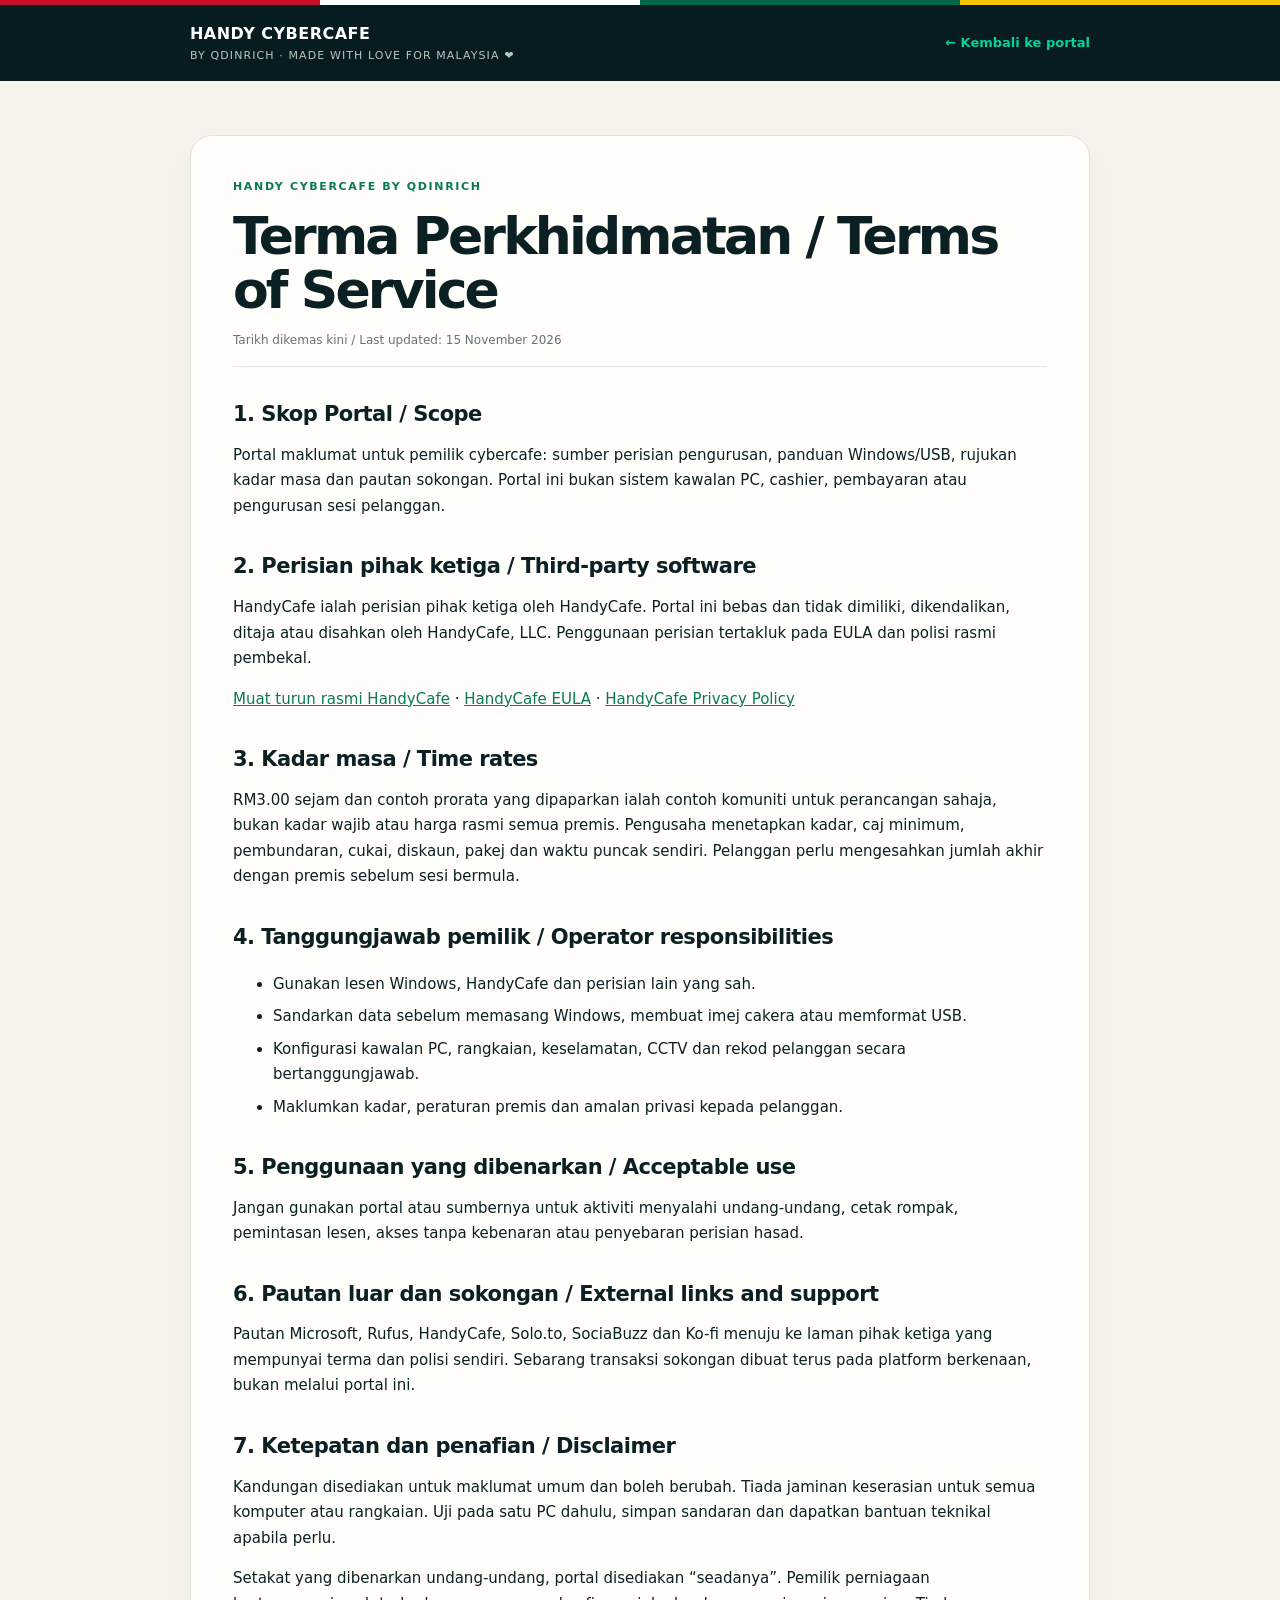
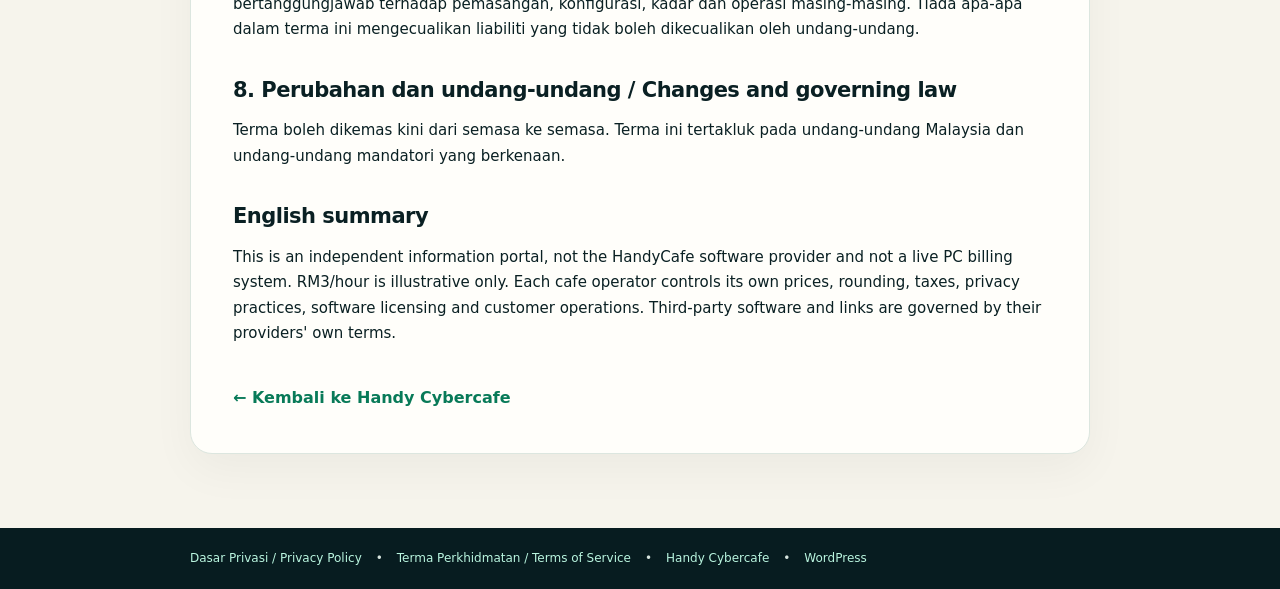
<file: handy-cybercafe/terms-of-service/index.html>
<!doctype html>
<html lang="ms">
<head>
<meta charset="utf-8"><meta name="viewport" content="width=device-width,initial-scale=1">
<meta name="description" content="Terma penggunaan portal Handy Cybercafe by qdinrich.">
<meta name="theme-color" content="#071c20"><title>Terma Perkhidmatan / Terms of Service | Handy Cybercafe by qdinrich</title>
<style>
:root{--ink:#0a2023;--deep:#071c20;--green:#00d49a;--cream:#f6f4ec;--paper:#fffefa;--muted:#637476;--line:#dce6df}
*{box-sizing:border-box}body{margin:0;background:var(--cream);color:var(--ink);font-family:Inter,system-ui,-apple-system,"Segoe UI",sans-serif;line-height:1.7}
.topline{height:5px;background:linear-gradient(90deg,#c8102e 0 25%,#fff 25% 50%,#006847 50% 75%,#f5c400 75%)}
header{background:var(--deep);color:white}.wrap{width:min(900px,calc(100% - 36px));margin:auto}.nav{min-height:76px;display:flex;align-items:center;justify-content:space-between;gap:18px}.brand{text-decoration:none;color:white;font-weight:900;letter-spacing:.03em}.brand small{display:block;color:#b4c9c1;font-size:11px;font-weight:500;letter-spacing:.1em}.home{color:var(--green);font-weight:800;text-decoration:none;font-size:13px}
main{padding:54px 0 74px}.eyebrow{font-size:11px;letter-spacing:.15em;color:#087a58;text-transform:uppercase;font-weight:900}h1{font-size:clamp(34px,5vw,52px);letter-spacing:-.055em;line-height:1.05;margin:12px 0}h2{font-size:21px;letter-spacing:-.025em;margin:30px 0 8px}p,li{font-size:15px}p{margin:10px 0 15px}li{margin:7px 0}a{color:#087a58}article{background:var(--paper);border:1px solid var(--line);border-radius:22px;padding:clamp(22px,4vw,42px);box-shadow:0 16px 45px rgba(7,28,32,.045)}.meta{color:var(--muted);font-size:12px;border-bottom:1px solid var(--line);padding-bottom:16px;margin-bottom:20px}.back{display:inline-block;margin-top:22px;text-decoration:none;font-weight:850}.legal-links{background:var(--deep);color:#d6e4de;padding:20px 0}.legal-links-inner{display:flex;gap:14px;flex-wrap:wrap;font-size:12px}.legal-links a{color:#b9f5df;text-decoration:none}.legal-links a:hover{text-decoration:underline}
@media(max-width:640px){.nav{min-height:66px}main{padding:32px 0 48px}h2{font-size:19px}p,li{font-size:14px}.legal-links-inner{display:grid;gap:8px}}
</style></head>
<body><div class="topline"></div><header><div class="wrap nav"><a class="brand" href="/handy-cybercafe/">HANDY CYBERCAFE<small>BY QDINRICH · MADE WITH LOVE FOR MALAYSIA ❤️</small></a><a class="home" href="/handy-cybercafe/">← Kembali ke portal</a></div></header>
<main class="wrap"><article><div class="eyebrow">Handy Cybercafe by qdinrich</div><h1>Terma Perkhidmatan / Terms of Service</h1><div class="meta">Tarikh dikemas kini / Last updated: 15 November 2026</div>
<h2>1. Skop Portal / Scope</h2><p>Portal maklumat untuk pemilik cybercafe: sumber perisian pengurusan, panduan Windows/USB, rujukan kadar masa dan pautan sokongan. Portal ini bukan sistem kawalan PC, cashier, pembayaran atau pengurusan sesi pelanggan.</p>
<h2>2. Perisian pihak ketiga / Third-party software</h2><p>HandyCafe ialah perisian pihak ketiga oleh HandyCafe. Portal ini bebas dan tidak dimiliki, dikendalikan, ditaja atau disahkan oleh HandyCafe, LLC. Penggunaan perisian tertakluk pada EULA dan polisi rasmi pembekal.</p><p><a href="https://handycafe.com/en/download">Muat turun rasmi HandyCafe</a> · <a href="https://cdn.handycafe.com/en/eula">HandyCafe EULA</a> · <a href="https://handycafe.com/en/privacy">HandyCafe Privacy Policy</a></p>
<h2>3. Kadar masa / Time rates</h2><p>RM3.00 sejam dan contoh prorata yang dipaparkan ialah contoh komuniti untuk perancangan sahaja, bukan kadar wajib atau harga rasmi semua premis. Pengusaha menetapkan kadar, caj minimum, pembundaran, cukai, diskaun, pakej dan waktu puncak sendiri. Pelanggan perlu mengesahkan jumlah akhir dengan premis sebelum sesi bermula.</p>
<h2>4. Tanggungjawab pemilik / Operator responsibilities</h2><ul><li>Gunakan lesen Windows, HandyCafe dan perisian lain yang sah.</li><li>Sandarkan data sebelum memasang Windows, membuat imej cakera atau memformat USB.</li><li>Konfigurasi kawalan PC, rangkaian, keselamatan, CCTV dan rekod pelanggan secara bertanggungjawab.</li><li>Maklumkan kadar, peraturan premis dan amalan privasi kepada pelanggan.</li></ul>
<h2>5. Penggunaan yang dibenarkan / Acceptable use</h2><p>Jangan gunakan portal atau sumbernya untuk aktiviti menyalahi undang-undang, cetak rompak, pemintasan lesen, akses tanpa kebenaran atau penyebaran perisian hasad.</p>
<h2>6. Pautan luar dan sokongan / External links and support</h2><p>Pautan Microsoft, Rufus, HandyCafe, Solo.to, SociaBuzz dan Ko-fi menuju ke laman pihak ketiga yang mempunyai terma dan polisi sendiri. Sebarang transaksi sokongan dibuat terus pada platform berkenaan, bukan melalui portal ini.</p>
<h2>7. Ketepatan dan penafian / Disclaimer</h2><p>Kandungan disediakan untuk maklumat umum dan boleh berubah. Tiada jaminan keserasian untuk semua komputer atau rangkaian. Uji pada satu PC dahulu, simpan sandaran dan dapatkan bantuan teknikal apabila perlu.</p><p>Setakat yang dibenarkan undang-undang, portal disediakan “seadanya”. Pemilik perniagaan bertanggungjawab terhadap pemasangan, konfigurasi, kadar dan operasi masing-masing. Tiada apa-apa dalam terma ini mengecualikan liabiliti yang tidak boleh dikecualikan oleh undang-undang.</p>
<h2>8. Perubahan dan undang-undang / Changes and governing law</h2><p>Terma boleh dikemas kini dari semasa ke semasa. Terma ini tertakluk pada undang-undang Malaysia dan undang-undang mandatori yang berkenaan.</p>
<h2>English summary</h2><p>This is an independent information portal, not the HandyCafe software provider and not a live PC billing system. RM3/hour is illustrative only. Each cafe operator controls its own prices, rounding, taxes, privacy practices, software licensing and customer operations. Third-party software and links are governed by their providers' own terms.</p>
<a class="back" href="/handy-cybercafe/">← Kembali ke Handy Cybercafe</a></article></main>
<section class="legal-links">
  <div class="wrap legal-links-inner">
    <a href="/handy-cybercafe/privacy-policy/">Dasar Privasi / Privacy Policy</a>
    <span aria-hidden="true">•</span>
    <a href="/handy-cybercafe/terms-of-service/">Terma Perkhidmatan / Terms of Service</a>
    <span aria-hidden="true">•</span>
    <a href="/handy-cybercafe/">Handy Cybercafe</a>
    <span aria-hidden="true">•</span>
    <a href="https://handycafe.wordpress.com/" target="_blank" rel="noopener noreferrer">WordPress</a>
  </div>
</section></body></html>
</file>
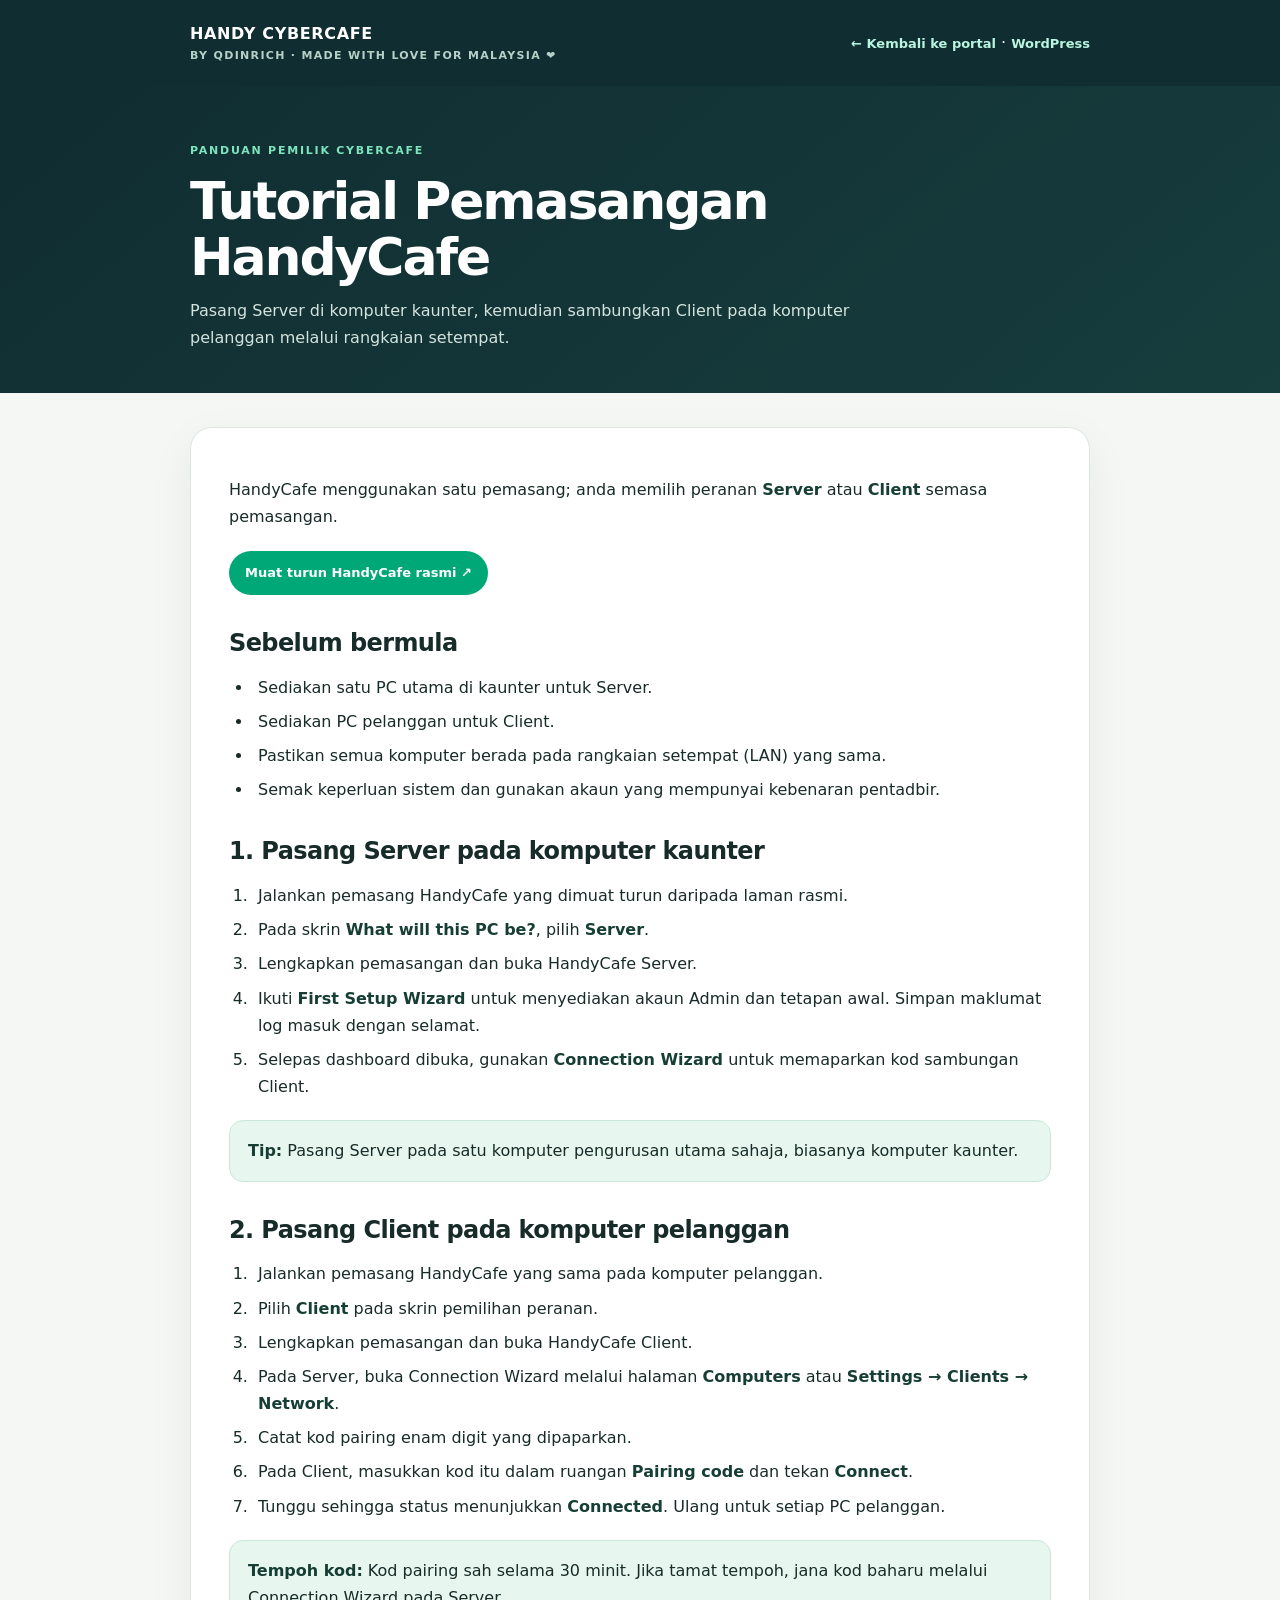
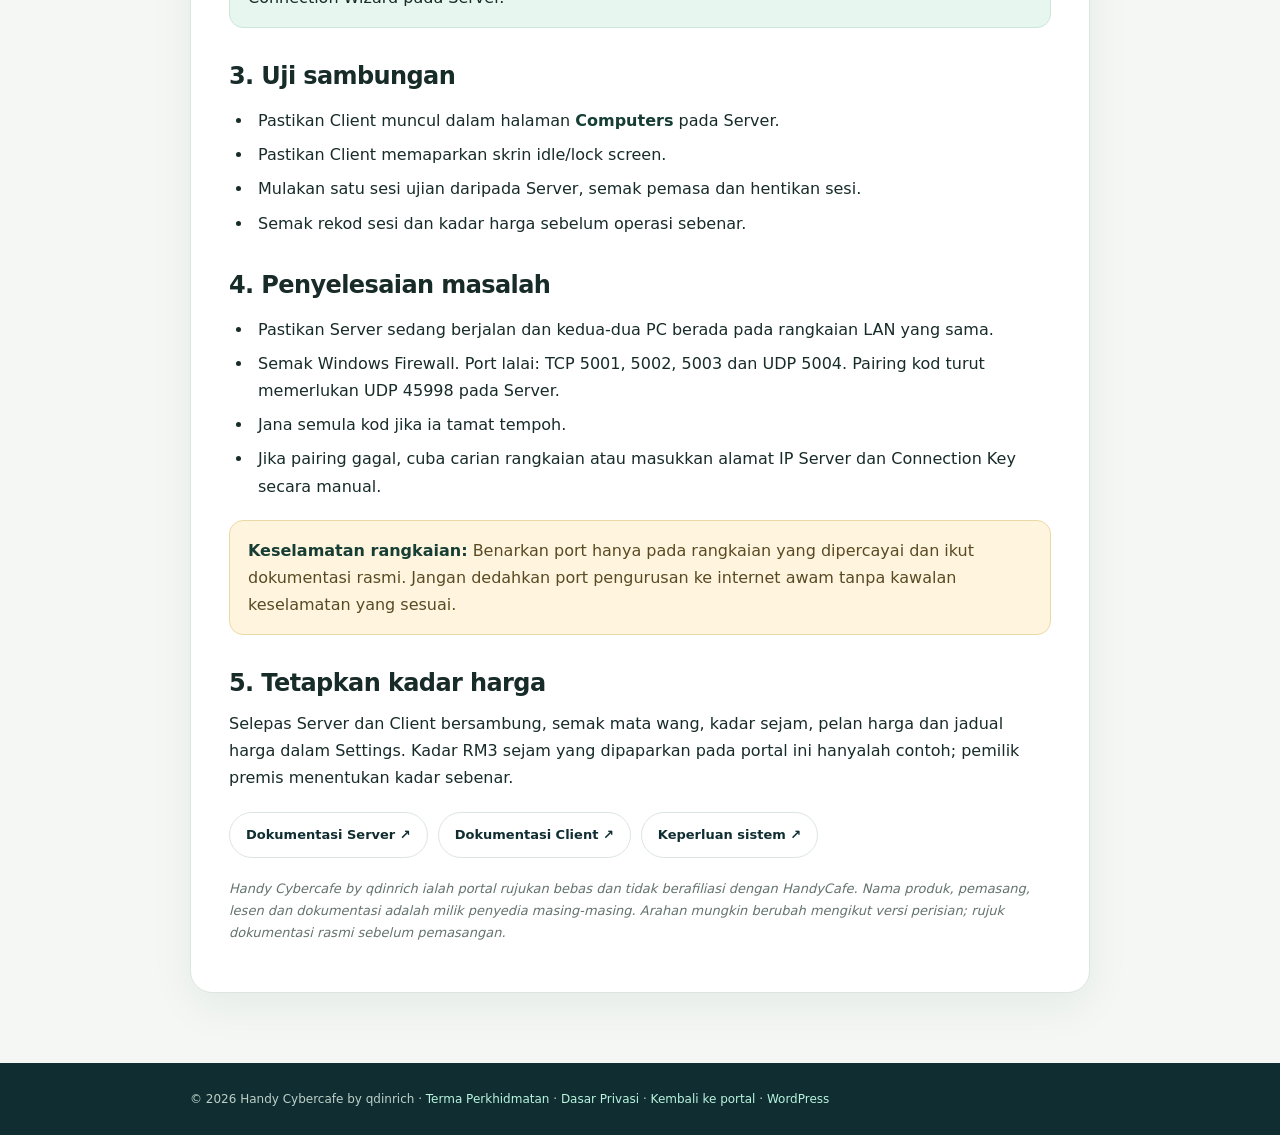
<file: handy-cybercafe/tutorial-pemasangan/index.html>
<!doctype html>
<html lang="ms">
<head>
<meta charset="utf-8"><meta name="viewport" content="width=device-width, initial-scale=1">
<meta name="description" content="Tutorial ringkas pemasangan HandyCafe Server dan Client untuk pemilik cybercafe.">
<title>Tutorial Pemasangan HandyCafe | Handy Cybercafe by qdinrich</title>
<style>
:root{color-scheme:light;--deep:#102d31;--deep2:#173d3d;--green:#00a878;--mint:#e7f7ef;--paper:#fff;--bg:#f4f7f3;--line:#dce6df;--muted:#64736d;--ink:#172b28}
*{box-sizing:border-box}body{margin:0;background:var(--bg);color:var(--ink);font:16px/1.7 Inter,system-ui,-apple-system,Segoe UI,Arial,sans-serif}.top{background:var(--deep);color:white}.wrap{width:min(100% - 36px,900px);margin:auto}.nav{display:flex;justify-content:space-between;align-items:center;gap:18px;padding:20px 0}.brand{font-weight:900;letter-spacing:.04em;color:white;text-decoration:none}.brand small{display:block;color:#b6d1c7;font-size:11px;letter-spacing:.12em}.nav a.back{color:#b9f5df;text-decoration:none;font-size:13px;font-weight:800}.hero{padding:56px 0 42px;background:linear-gradient(140deg,var(--deep),var(--deep2));color:white}.eyebrow{font-size:11px;letter-spacing:.16em;font-weight:900;text-transform:uppercase;color:#7ee4bd}.hero h1{font-size:clamp(32px,6vw,52px);line-height:1.08;letter-spacing:-.04em;margin:12px 0}.hero p{max-width:720px;color:#d4e3dd;margin:12px 0 0}.content{padding:34px 0 70px}.panel{background:white;border:1px solid var(--line);border-radius:22px;padding:clamp(22px,4vw,38px);box-shadow:0 14px 45px rgba(16,45,49,.06)}h2{font-size:24px;line-height:1.2;margin:34px 0 12px;letter-spacing:-.025em}h2:first-child{margin-top:0}p{margin:10px 0}li{padding-left:5px;margin:7px 0}ol,ul{padding-left:24px}.callout{background:var(--mint);border:1px solid #c9e8d8;border-radius:14px;padding:16px 18px;margin:20px 0}.warning{background:#fff5df;border:1px solid #ead9a7;color:#594a23;border-radius:14px;padding:16px 18px;margin:20px 0}.btns{display:flex;flex-wrap:wrap;gap:10px;margin:20px 0}.btn{display:inline-flex;align-items:center;justify-content:center;padding:11px 16px;border-radius:99px;background:var(--green);color:white;text-decoration:none;font-size:13px;font-weight:900}.btn.secondary{background:white;color:var(--deep);border:1px solid var(--line)}a{color:#087a58}strong{color:#163e34}.foot{background:var(--deep);color:#bdd0c8;padding:26px 0;font-size:12px}.foot a{color:#b9f5df;text-decoration:none}.tiny{font-size:13px;color:var(--muted)}@media(max-width:600px){.nav{align-items:flex-start;flex-direction:column}.hero{padding:40px 0 30px}.panel{border-radius:16px}}
</style>
</head>
<body>
<header class="top"><div class="wrap nav"><a class="brand" href="../">HANDY CYBERCAFE<small>BY QDINRICH · MADE WITH LOVE FOR MALAYSIA ❤️</small></a><span><a class="back" href="../">← Kembali ke portal</a> · <a class="back" href="https://handycafe.wordpress.com/" target="_blank" rel="noopener noreferrer">WordPress</a></span></div></header>
<section class="hero"><div class="wrap"><div class="eyebrow">Panduan pemilik cybercafe</div><h1>Tutorial Pemasangan<br>HandyCafe</h1><p>Pasang Server di komputer kaunter, kemudian sambungkan Client pada komputer pelanggan melalui rangkaian setempat.</p></div></section>
<main class="wrap content"><article class="panel">
<p>HandyCafe menggunakan satu pemasang; anda memilih peranan <strong>Server</strong> atau <strong>Client</strong> semasa pemasangan.</p>
<div class="btns"><a class="btn" href="https://handycafe.com/en/download" target="_blank" rel="noopener noreferrer">Muat turun HandyCafe rasmi ↗</a></div>
<h2>Sebelum bermula</h2><ul><li>Sediakan satu PC utama di kaunter untuk Server.</li><li>Sediakan PC pelanggan untuk Client.</li><li>Pastikan semua komputer berada pada rangkaian setempat (LAN) yang sama.</li><li>Semak keperluan sistem dan gunakan akaun yang mempunyai kebenaran pentadbir.</li></ul>
<h2>1. Pasang Server pada komputer kaunter</h2><ol><li>Jalankan pemasang HandyCafe yang dimuat turun daripada laman rasmi.</li><li>Pada skrin <strong>What will this PC be?</strong>, pilih <strong>Server</strong>.</li><li>Lengkapkan pemasangan dan buka HandyCafe Server.</li><li>Ikuti <strong>First Setup Wizard</strong> untuk menyediakan akaun Admin dan tetapan awal. Simpan maklumat log masuk dengan selamat.</li><li>Selepas dashboard dibuka, gunakan <strong>Connection Wizard</strong> untuk memaparkan kod sambungan Client.</li></ol>
<div class="callout"><strong>Tip:</strong> Pasang Server pada satu komputer pengurusan utama sahaja, biasanya komputer kaunter.</div>
<h2>2. Pasang Client pada komputer pelanggan</h2><ol><li>Jalankan pemasang HandyCafe yang sama pada komputer pelanggan.</li><li>Pilih <strong>Client</strong> pada skrin pemilihan peranan.</li><li>Lengkapkan pemasangan dan buka HandyCafe Client.</li><li>Pada Server, buka Connection Wizard melalui halaman <strong>Computers</strong> atau <strong>Settings → Clients → Network</strong>.</li><li>Catat kod pairing enam digit yang dipaparkan.</li><li>Pada Client, masukkan kod itu dalam ruangan <strong>Pairing code</strong> dan tekan <strong>Connect</strong>.</li><li>Tunggu sehingga status menunjukkan <strong>Connected</strong>. Ulang untuk setiap PC pelanggan.</li></ol>
<div class="callout"><strong>Tempoh kod:</strong> Kod pairing sah selama 30 minit. Jika tamat tempoh, jana kod baharu melalui Connection Wizard pada Server.</div>
<h2>3. Uji sambungan</h2><ul><li>Pastikan Client muncul dalam halaman <strong>Computers</strong> pada Server.</li><li>Pastikan Client memaparkan skrin idle/lock screen.</li><li>Mulakan satu sesi ujian daripada Server, semak pemasa dan hentikan sesi.</li><li>Semak rekod sesi dan kadar harga sebelum operasi sebenar.</li></ul>
<h2>4. Penyelesaian masalah</h2><ul><li>Pastikan Server sedang berjalan dan kedua-dua PC berada pada rangkaian LAN yang sama.</li><li>Semak Windows Firewall. Port lalai: TCP 5001, 5002, 5003 dan UDP 5004. Pairing kod turut memerlukan UDP 45998 pada Server.</li><li>Jana semula kod jika ia tamat tempoh.</li><li>Jika pairing gagal, cuba carian rangkaian atau masukkan alamat IP Server dan Connection Key secara manual.</li></ul>
<div class="warning"><strong>Keselamatan rangkaian:</strong> Benarkan port hanya pada rangkaian yang dipercayai dan ikut dokumentasi rasmi. Jangan dedahkan port pengurusan ke internet awam tanpa kawalan keselamatan yang sesuai.</div>
<h2>5. Tetapkan kadar harga</h2><p>Selepas Server dan Client bersambung, semak mata wang, kadar sejam, pelan harga dan jadual harga dalam Settings. Kadar RM3 sejam yang dipaparkan pada portal ini hanyalah contoh; pemilik premis menentukan kadar sebenar.</p>
<div class="btns"><a class="btn secondary" href="https://handycafe.com/en/docs/installation-server" target="_blank" rel="noopener noreferrer">Dokumentasi Server ↗</a><a class="btn secondary" href="https://handycafe.com/en/docs/installation-client" target="_blank" rel="noopener noreferrer">Dokumentasi Client ↗</a><a class="btn secondary" href="https://handycafe.com/en/docs/system-requirements" target="_blank" rel="noopener noreferrer">Keperluan sistem ↗</a></div>
<p class="tiny"><em>Handy Cybercafe by qdinrich ialah portal rujukan bebas dan tidak berafiliasi dengan HandyCafe. Nama produk, pemasang, lesen dan dokumentasi adalah milik penyedia masing-masing. Arahan mungkin berubah mengikut versi perisian; rujuk dokumentasi rasmi sebelum pemasangan.</em></p>
</article></main>
<footer class="foot"><div class="wrap">© 2026 Handy Cybercafe by qdinrich · <a href="../terms-of-service/">Terma Perkhidmatan</a> · <a href="../privacy-policy/">Dasar Privasi</a> · <a href="../">Kembali ke portal</a> · <a href="https://handycafe.wordpress.com/" target="_blank" rel="noopener noreferrer">WordPress</a></div></footer>
</body></html>
</file>
<file: assets/site.css>
:root {
  color-scheme: light;
  --ink: #1e1e1e;
  --muted: #626262;
  --line: #e2e2e2;
  --soft: #f4f4f4;
  --paper: #ffffff;
  --alert: #b91c1c;
  --alert-bg: #fff7f7;
  --button: #1e1e1e;
  --button-text: #ffffff;
  --radius: 16px;
  --content: 1160px;
}
* { box-sizing: border-box; }
html { scroll-behavior: smooth; }
body {
  margin: 0;
  color: var(--ink);
  background: var(--paper);
  font: 400 16px/1.65 Inter, ui-sans-serif, system-ui, -apple-system, BlinkMacSystemFont, "Segoe UI", sans-serif;
}
a { color: inherit; text-underline-offset: 3px; }
a:hover { text-decoration-thickness: 2px; }
img { max-width: 100%; height: auto; }
.container { width: min(var(--content), calc(100% - 40px)); margin-inline: auto; }
.skip-link { position: absolute; left: -9999px; top: 8px; z-index: 10; background: #fff; padding: 10px; }
.skip-link:focus { left: 12px; }
.site-header { position: sticky; top: 0; z-index: 20; background: rgba(255,255,255,.97); border-bottom: 1px solid var(--line); backdrop-filter: blur(10px); }
.header-inner { display: flex; align-items: center; justify-content: space-between; gap: 28px; min-height: 82px; }
.brand { display: flex; align-items: center; gap: 12px; text-decoration: none; min-width: 205px; }
.brand-mark { width: 42px; height: 42px; display: grid; place-items: center; border-radius: 50%; background: var(--ink); color: #fff; font-size: 20px; font-weight: 800; }
.brand-name { display: block; font-weight: 800; line-height: 1.2; letter-spacing: -.025em; }
.brand-subtitle { display: block; margin-top: 3px; color: var(--muted); font-size: 11px; font-weight: 700; letter-spacing: .12em; text-transform: uppercase; }
.desktop-nav { display: flex; align-items: center; justify-content: flex-end; flex-wrap: wrap; gap: 7px 19px; }
.desktop-nav a, .mobile-nav a { font-size: 13px; font-weight: 650; text-decoration: none; color: #353535; }
.desktop-nav a[aria-current="page"], .mobile-nav a[aria-current="page"] { text-decoration: underline; text-decoration-thickness: 2px; }
.nav-cta { border-radius: 999px; background: var(--button); color: #fff !important; padding: 9px 15px; }
.mobile-menu { display: none; }
.page-main { min-height: 55vh; padding: 40px 0 78px; }
.prose { max-width: 820px; margin-inline: auto; }
.prose > :first-child { margin-top: 0; }
h1, h2, h3 { color: var(--ink); line-height: 1.16; letter-spacing: -.04em; }
h1 { font-size: clamp(2.3rem, 6vw, 4.3rem); margin: 10px 0 18px; font-weight: 750; }
h2 { font-size: clamp(1.7rem, 3.5vw, 2.55rem); margin: 42px 0 14px; font-weight: 700; }
h3 { font-size: 1.3rem; margin: 24px 0 9px; font-weight: 700; }
p { margin: 0 0 16px; }
.lead { color: #4f4f4f; font-size: clamp(1.05rem, 2vw, 1.2rem); max-width: 740px; }
.eyebrow { color: #6a6a6a; font-size: 12px; font-weight: 800; letter-spacing: .16em; text-transform: uppercase; }
.hero { padding: 52px 0 44px; }
.hero-layout { display: grid; grid-template-columns: 1.2fr .8fr; gap: 38px; align-items: center; }
.hero-panel { padding: 32px; border-radius: 22px; background: var(--soft); }
.hero-panel strong { font-size: 15px; }
.hero-actions { display: flex; flex-wrap: wrap; gap: 12px; margin-top: 25px; }
.button { display: inline-flex; align-items: center; justify-content: center; gap: 8px; padding: 12px 19px; border: 1px solid var(--button); border-radius: 999px; background: var(--button); color: var(--button-text); font-weight: 750; font-size: 14px; line-height: 1.3; text-decoration: none; }
.button:hover { opacity: .85; text-decoration: none; }
.button-outline { background: transparent; color: var(--ink); }
.button-light { border-color: #d5d5d5; background: #fff; color: var(--ink); }
.notice { margin: 12px auto 30px; border: 2px solid var(--alert); background: var(--alert-bg); padding: 17px 20px; border-radius: 12px; text-align: center; }
.notice h2, .notice h3 { margin: 0 0 9px; color: var(--alert); font-size: 1.15rem; letter-spacing: -.02em; }
.notice p { margin: 7px 0 0; }
.notice strong { color: #8f1515; }
.section { padding: 44px 0; border-top: 1px solid var(--line); }
.section-heading { margin: 0 0 10px; }
.section-intro { color: var(--muted); max-width: 760px; }
.card-grid { display: grid; grid-template-columns: repeat(2, minmax(0,1fr)); gap: 18px; margin-top: 24px; }
.card { padding: 24px; border: 1px solid var(--line); border-radius: var(--radius); background: #fff; }
.card-icon { width: 45px; height: 45px; display: grid; place-items: center; border-radius: 12px; background: var(--soft); font-size: 21px; margin-bottom: 15px; }
.card h3 { margin-top: 0; }
.steps { counter-reset: step; display: grid; gap: 12px; margin: 22px 0; padding: 0; list-style: none; }
.steps li { counter-increment: step; padding: 17px 18px 17px 58px; border: 1px solid var(--line); border-radius: 12px; position: relative; }
.steps li::before { content: counter(step, decimal-leading-zero); position: absolute; left: 18px; top: 17px; color: var(--muted); font-weight: 800; }
.info-grid { display: grid; grid-template-columns: repeat(3, minmax(0,1fr)); gap: 14px; margin-top: 22px; }
.info-card { background: var(--soft); padding: 20px; border-radius: 13px; }
.info-card h3 { margin: 0 0 8px; font-size: 1rem; }
.price-grid { display: grid; grid-template-columns: repeat(3,minmax(0,1fr)); gap: 14px; margin: 24px 0; }
.price-card { padding: 20px; border: 1px solid var(--line); border-radius: 14px; }
.price-kind { color: var(--muted); font-size: 12px; font-weight: 750; letter-spacing: .08em; text-transform: uppercase; }
.price-card h3 { margin: 8px 0; font-size: 1.05rem; }
.price { font-size: 1.5rem; font-weight: 850; letter-spacing: -.03em; }
.price-note { margin-top: 20px; padding: 18px 20px; background: #f7f7f7; border-left: 4px solid #777; color: #505050; font-size: 14px; }
.form-panel { padding: 28px; border: 1px solid var(--line); border-radius: 18px; background: #f8f8f8; }
.form-panel h2 { margin-top: 0; }
.form-actions { display: flex; flex-wrap: wrap; gap: 12px; margin: 22px 0; }
.address-link { word-break: normal; }
.policy-content h2 { font-size: 1.35rem; margin: 30px 0 10px; }
.policy-content ul { padding-left: 24px; margin: 0 0 20px; }
.site-footer { padding: 36px 0 20px; border-top: 1px solid var(--line); background: #eeeeee; }
.footer-grid { display: grid; grid-template-columns: repeat(3,minmax(0,1fr)); gap: 26px; margin: 27px 0; }
.footer-col h3 { margin: 0 0 10px; font-size: 1.05rem; text-align: center; }
.footer-col p { margin: 5px 0; text-align: center; font-size: 14px; }
.footer-policies { padding-top: 18px; border-top: 1px solid #d3d3d3; text-align: center; }
.footer-policies a { font-weight: 650; }
.copyright { margin: 10px 0 0; text-align: center; font-size: 12px; color: #606060; }
.page-kicker { margin-bottom: 8px; color: var(--muted); font-size: 12px; font-weight: 800; text-transform: uppercase; letter-spacing: .15em; }
.page-title { margin-top: 0; }
.contact-list { list-style: none; margin: 20px 0; padding: 0; }
.contact-list li { padding: 11px 0; border-bottom: 1px solid var(--line); }
.small-note { color: var(--muted); font-size: 13px; }
@media (max-width: 1000px) {
  .desktop-nav { gap: 8px 11px; }
  .desktop-nav a { font-size: 12px; }
  .brand { min-width: 185px; }
}
@media (max-width: 800px) {
  .header-inner { min-height: 70px; }
  .desktop-nav { display: none; }
  .mobile-menu { display: block; position: relative; }
  .mobile-menu summary { cursor: pointer; list-style: none; padding: 9px 14px; border: 1px solid var(--line); border-radius: 999px; font-size: 13px; font-weight: 750; }
  .mobile-menu summary::-webkit-details-marker { display: none; }
  .mobile-nav { position: absolute; right: 0; top: 45px; width: min(290px, calc(100vw - 28px)); display: grid; gap: 13px; padding: 17px; background: #fff; border: 1px solid var(--line); border-radius: 14px; box-shadow: 0 12px 30px rgba(0,0,0,.12); }
  .hero-layout { grid-template-columns: 1fr; }
  .info-grid, .footer-grid { grid-template-columns: 1fr; }
  .footer-col h3, .footer-col p { text-align: left; }
}
@media (max-width: 560px) {
  .container { width: min(var(--content), calc(100% - 28px)); }
  .page-main { padding: 25px 0 52px; }
  .hero { padding: 32px 0 28px; }
  .hero-panel { padding: 23px; }
  .card-grid, .price-grid { grid-template-columns: 1fr; }
  .notice { padding: 15px; }
  .section { padding: 32px 0; }
  .brand-name { font-size: 14px; }
  .brand-subtitle { font-size: 9px; }
}
@media (prefers-reduced-motion: reduce) {
  html { scroll-behavior: auto; }
  *, *::before, *::after { transition-duration: .01ms !important; }
}


/* Cash-only and QR-code security warning pop-up */
.notice-trigger,
.footer-popup-button {
  display:inline-flex; align-items:center; justify-content:center; min-height:42px;
  padding:10px 16px; border:1px solid #991b1b; border-radius:999px;
  background:#991b1b; color:#fff; font:inherit; font-size:13px; font-weight:800;
  line-height:1.25; cursor:pointer; text-decoration:none;
}
.notice-trigger { margin-top:14px; }
.notice-trigger:hover,.footer-popup-button:hover { background:#7f1d1d; border-color:#7f1d1d; }
.notice-trigger:focus-visible,.footer-popup-button:focus-visible,.warning-dialog button:focus-visible { outline:3px solid #f59e0b; outline-offset:3px; }
.footer-popup-actions { display:flex; flex-wrap:wrap; align-items:center; justify-content:center; gap:10px; margin:24px 0 19px; }
.footer-popup-button--outline { background:transparent; color:#991b1b; }
.footer-popup-button--outline:hover { background:#991b1b; color:#fff; }
.warning-dialog { width:min(700px,calc(100vw - 28px)); max-width:700px; max-height:min(88vh,780px); padding:0; border:0; border-radius:18px; color:#242424; background:#fff; box-shadow:0 24px 80px rgba(0,0,0,.32); overflow:auto; }
.warning-dialog::backdrop { background:rgba(10,16,28,.74); backdrop-filter:blur(3px); }
.warning-dialog__header { padding:24px 26px 20px; color:#fff; background:#991b1b; }
.warning-dialog__eyebrow { margin:0 0 7px; color:#fee2e2; font-size:11px; font-weight:850; letter-spacing:.15em; text-transform:uppercase; }
.warning-dialog__header h2 { margin:0; color:#fff; font-size:clamp(1.45rem,4vw,2rem); line-height:1.12; letter-spacing:-.035em; }
.warning-dialog__body { padding:22px 26px 8px; }
.warning-dialog__section { padding:17px 18px; margin:0 0 15px; border:1px solid #f0caca; border-radius:13px; background:#fff8f8; scroll-margin-top:20px; }
.warning-dialog__section h3 { margin:0 0 8px; color:#991b1b; font-size:1.08rem; letter-spacing:-.02em; }
.warning-dialog__section p { margin:7px 0 0; font-size:14px; }
.warning-dialog__section strong { color:#7f1d1d; }
.warning-dialog__footer { display:flex; justify-content:flex-end; gap:10px; padding:14px 26px 22px; }
.warning-dialog__close { min-height:44px; padding:10px 20px; border:0; border-radius:999px; background:#1e1e1e; color:#fff; font:inherit; font-weight:800; cursor:pointer; }
.warning-dialog__close:hover { background:#444; }
@media (max-width:560px) {
  .footer-popup-actions { align-items:stretch; flex-direction:column; }
  .footer-popup-button { width:100%; }
  .warning-dialog { width:calc(100vw - 20px); max-height:90vh; border-radius:14px; }
  .warning-dialog__header { padding:20px 19px 17px; }
  .warning-dialog__body { padding:17px 15px 4px; }
  .warning-dialog__section { padding:14px; }
  .warning-dialog__footer { padding:12px 15px 17px; }
  .warning-dialog__close { width:100%; }
}
</file>
<file: assets/world-watch.css>
/* World Watch — self-contained visual layer */
.world-watch-page{--ww-bg:#08111f;--ww-panel:#101e30;--ww-panel2:#13243a;--ww-border:#263a52;--ww-text:#e8f0fa;--ww-muted:#9db0c6;--ww-cyan:#54d8e8;--ww-green:#65e6a5;background:var(--ww-bg);color:var(--ww-text)}
.world-watch-page h1,.world-watch-page h2,.world-watch-page h3{color:var(--ww-text)}
.world-watch-page .site-header{background:rgba(8,17,31,.96);border-color:var(--ww-border)}
.world-watch-page .brand,.world-watch-page .desktop-nav a,.world-watch-page .mobile-menu summary,.world-watch-page .mobile-nav a{color:var(--ww-text)}
.world-watch-page .brand-mark{background:var(--ww-cyan);color:#08111f}
.world-watch-page .brand-subtitle{color:var(--ww-muted)}
.world-watch-page .mobile-menu summary,.world-watch-page .mobile-nav{background:var(--ww-panel);border-color:var(--ww-border)}
.world-watch-page .mobile-nav{box-shadow:0 15px 40px #0008}
.ww-main{padding:0 0 70px;min-height:70vh}
.ww-container{width:min(1240px,calc(100% - 40px));margin-inline:auto}
.ww-hero{padding:65px 0 38px;border-bottom:1px solid var(--ww-border);background:radial-gradient(ellipse at 85% 15%,#123b50 0,transparent 36%),radial-gradient(ellipse at 12% 50%,#172d4c 0,transparent 45%)}
.ww-eyebrow,.ww-kicker{font-size:11px;font-weight:850;letter-spacing:.17em;text-transform:uppercase;color:var(--ww-cyan)}
.live-dot,.status-dot{display:inline-block;width:8px;height:8px;border-radius:50%;background:var(--ww-green);box-shadow:0 0 0 5px #65e6a51e;margin-right:9px}
.ww-hero h1{font-size:clamp(3.4rem,9vw,6.4rem);line-height:.96;margin:19px 0 18px;letter-spacing:-.075em}
.ww-hero h1 span{color:var(--ww-cyan)}
.ww-lead{max-width:760px;font-size:clamp(1.05rem,2.2vw,1.35rem);color:#c3d1e2}
.ww-meta{display:flex;gap:14px 28px;flex-wrap:wrap;margin-top:26px;color:var(--ww-muted);font-size:12px}
.ww-section{padding:46px 0;border-bottom:1px solid var(--ww-border)}
.ww-section-heading{display:flex;justify-content:space-between;align-items:end;gap:28px;margin-bottom:24px}
.ww-section-heading h2,.ww-support h2,.ww-sources h2{font-size:clamp(1.65rem,3.8vw,2.45rem);margin:8px 0 0;letter-spacing:-.05em}
.ww-section-heading>p{max-width:430px;margin:0;color:var(--ww-muted);font-size:13px}
.ww-clock-summary{display:grid;grid-template-columns:.75fr 1.25fr;gap:18px}
.ww-digital-panel,.ww-clock-card,.ww-zone-card,.ww-panel,.ww-map-card{border:1px solid var(--ww-border);background:linear-gradient(145deg,var(--ww-panel),#0e1a2b);border-radius:18px}
.ww-digital-panel{padding:30px;display:flex;flex-direction:column;justify-content:center;min-height:290px}
.ww-label{font-size:11px;font-weight:850;letter-spacing:.15em;color:var(--ww-cyan)}
.ww-digital-time{font:800 clamp(2.8rem,5vw,4.2rem)/1.1 ui-monospace,SFMono-Regular,Consolas,monospace;letter-spacing:-.07em;margin:16px 0 6px;font-variant-numeric:tabular-nums}
.ww-digital-date{color:var(--ww-muted);font-size:14px}
.ww-timezone-badge{margin-top:20px;display:inline-flex;align-self:flex-start;border:1px solid #31546e;border-radius:99px;padding:7px 11px;color:#b5eaf0;font-size:11px}
.ww-clock-pair{display:grid;grid-template-columns:repeat(2,minmax(0,1fr));gap:14px}
.ww-clock-card{padding:18px 14px;display:flex;flex-direction:column;align-items:center;justify-content:center;text-align:center}
.ww-clock-title{font-size:12px;font-weight:800;color:#c6d7e8;margin-bottom:13px}
.ww-clock-caption{font-size:11px;color:var(--ww-muted);margin-top:12px;min-height:30px}
.ww-clock-face{width:min(100%,210px);aspect-ratio:1;position:relative;border:2px solid #48627c;border-radius:50%;background:radial-gradient(circle at 50% 45%,#1c3048,#0a1728 70%);box-shadow:inset 0 0 24px #0008,0 10px 30px #0003}
.ww-clock-face:before{content:"";position:absolute;inset:7px;border:1px solid #283f58;border-radius:50%}
.ww-clock-ticks,.ww-clock-numbers{position:absolute;inset:0}
.ww-clock-tick{position:absolute;left:calc(50% - 1px);top:6px;width:2px;height:7px;background:#7189a3;transform-origin:1px 96px}
.ww-clock-tick.major{height:12px;width:3px;left:calc(50% - 1.5px);background:var(--ww-cyan)}
.ww-clock-number{position:absolute;transform:translate(-50%,-50%);font-size:12px;color:#eaf3fd;font-weight:750}
.ww-hand{position:absolute;z-index:3;left:50%;bottom:50%;display:block;border-radius:99px;transform-origin:50% 100%;transform:translateX(-50%) rotate(0deg)}
.ww-hour{width:5px;height:25%;background:#e9f5ff}
.ww-minute{width:3px;height:34%;background:var(--ww-cyan)}
.ww-second{width:2px;height:39%;background:#ffb16d}
.ww-clock-pin{position:absolute;z-index:4;left:50%;top:50%;width:10px;height:10px;transform:translate(-50%,-50%);border-radius:50%;background:#fff;border:2px solid var(--ww-cyan)}
.ww-timezone-heading{display:flex;justify-content:space-between;align-items:center;margin:28px 0 12px}
.ww-timezone-heading h3{margin:0;font-size:16px}
.ww-timezone-heading span,.ww-small-note{font-size:11px;color:var(--ww-muted)}
.ww-timezone-grid{display:grid;grid-template-columns:repeat(3,minmax(0,1fr));gap:10px}
.ww-zone-card{padding:15px 17px}
.ww-zone-city{font-size:12px;color:var(--ww-muted)}
.ww-zone-time{font:750 21px/1.3 ui-monospace,SFMono-Regular,Consolas,monospace;font-variant-numeric:tabular-nums;margin-top:5px}
.ww-zone-date{font-size:10px;color:var(--ww-muted);margin-top:3px}
.ww-small-note{line-height:1.55;margin:14px 0 0}
.ww-hazard-grid{display:grid;grid-template-columns:repeat(3,minmax(0,1fr));gap:14px}
.ww-panel{padding:20px;min-width:0}
.ww-panel-head{display:flex;align-items:center;gap:12px;padding-bottom:17px;border-bottom:1px solid var(--ww-border)}
.ww-hazard-icon{width:40px;height:40px;display:grid;place-items:center;background:#1a3349;border-radius:12px;font-size:20px}
.ww-panel-head h3{font-size:17px;margin:0 0 3px}
.ww-panel-head span{font-size:10px;color:var(--ww-muted)}
.ww-stat-row{display:flex;align-items:baseline;gap:10px;margin:17px 0}
.ww-stat-row strong{font:800 32px/1 ui-monospace,monospace;color:var(--ww-cyan)}
.ww-stat-row span{font-size:11px;color:var(--ww-muted)}
.ww-event-list{min-height:136px}
.ww-event-item{padding:11px 0;border-bottom:1px solid #20344a}
.ww-event-item:last-child{border-bottom:0}
.ww-event-title{display:flex;justify-content:space-between;gap:8px;font-size:12px;font-weight:750}
.ww-event-title a{color:#e4f2ff}
.ww-event-detail{font-size:10px;color:var(--ww-muted);margin-top:4px}
.ww-mag{flex:none;border-radius:6px;background:#23465c;padding:3px 6px;color:#b9f0f4;font:800 11px ui-monospace,monospace}
.ww-feed-status{margin:15px 0 9px;padding:9px 11px;border-radius:8px;background:#152a3c;color:#c2d5e8;font-size:11px}
.ww-muted{color:var(--ww-muted);font-size:12px}
.ww-source-row{display:flex;flex-wrap:wrap;gap:8px 12px;border-top:1px solid var(--ww-border);padding-top:13px}
.ww-source-row a,.ww-map-actions a,.ww-source-grid a{color:#79dce8;font-size:11px;font-weight:750}
.ww-refresh-row{display:flex;justify-content:space-between;align-items:center;gap:15px;margin-top:17px;color:var(--ww-muted);font-size:11px}
.ww-button{display:inline-flex;align-items:center;justify-content:center;gap:8px;border:1px solid var(--ww-cyan);border-radius:999px;padding:11px 17px;background:var(--ww-cyan);color:#061522;font-size:12px;line-height:1.2;font-weight:850;text-decoration:none;cursor:pointer}
.ww-button:hover{filter:brightness(1.08);text-decoration:none}
.ww-button-quiet{padding:8px 13px;background:transparent;color:#9ce8ee;border-color:#33556a}
.ww-button-outline{background:transparent;color:#b8eaf0}
.ww-map-grid{display:grid;grid-template-columns:repeat(2,minmax(0,1fr));gap:15px}
.ww-map-card{overflow:hidden}
.ww-map-heading{display:flex;justify-content:space-between;align-items:center;gap:12px;padding:17px 19px}
.ww-map-heading h3{font-size:16px;margin:0 0 3px}
.ww-map-heading p{margin:0;color:var(--ww-muted);font-size:11px}
.ww-provider-tag{font-size:9px;font-weight:900;letter-spacing:.12em;color:#a8c1d8;border:1px solid #36516a;border-radius:99px;padding:5px 8px;white-space:nowrap}
.ww-map-frame{position:relative;background:#02070d;min-height:350px;aspect-ratio:16/10}
.ww-map-frame iframe{display:block;width:100%;height:100%;min-height:350px;border:0;background:#02070d}
.ww-map-actions{display:flex;align-items:center;justify-content:space-between;gap:14px;padding:13px 17px;border-top:1px solid var(--ww-border)}
.ww-map-actions span{font-size:9px;color:var(--ww-muted);text-align:right}
.ww-disclaimer{margin:18px 0 0;color:#9db0c6;font-size:11px;line-height:1.65}
.ww-support{display:grid;grid-template-columns:1.1fr .9fr;gap:22px;align-items:center}
.ww-support p{max-width:680px;color:#b0bfd0;font-size:13px;margin:12px 0 0}
.ww-support-links{display:flex;flex-wrap:wrap;justify-content:flex-end;gap:10px}
.ww-support-note{grid-column:1/-1;margin-top:0!important}
.ww-source-grid{display:grid;grid-template-columns:repeat(3,minmax(0,1fr));gap:12px;margin-top:18px}
.ww-source-grid>div{padding:14px;border:1px solid var(--ww-border);border-radius:11px;background:var(--ww-panel);font-size:11px}
.ww-source-grid strong{display:block;margin-bottom:6px;color:#e2edf8}
.ww-source-grid a{line-height:1.5}
.ww-footer{background:#060d17;border-color:var(--ww-border);color:#c0ccdb}
.ww-footer .copyright{color:#8195aa}
.ww-footer-inner{display:flex;justify-content:space-between;gap:30px;align-items:flex-start}
.ww-footer-inner strong{font-size:15px}
.ww-footer-inner p{font-size:11px;color:var(--ww-muted);margin:4px 0}
.ww-footer-inner>div:last-child{display:flex;flex-wrap:wrap;gap:10px 19px}
.ww-footer-inner a{font-size:11px;color:#a4e5ec}
@media(max-width:980px){.ww-clock-summary{grid-template-columns:1fr}.ww-digital-panel{min-height:190px}.ww-hazard-grid{grid-template-columns:1fr 1fr}.ww-hazard-grid .ww-panel:last-child{grid-column:1/-1}.ww-map-grid{grid-template-columns:1fr}}
@media(max-width:650px){.ww-container{width:calc(100% - 28px)}.ww-hero{padding:42px 0 30px}.ww-section{padding:34px 0}.ww-section-heading{display:block}.ww-section-heading>p{margin-top:10px}.ww-clock-pair{gap:8px}.ww-clock-card{padding:13px 7px}.ww-clock-face{width:min(100%,165px)}.ww-clock-tick{transform-origin:1px 75px}.ww-clock-tick.major{transform-origin:1.5px 75px}.ww-clock-number{font-size:10px}.ww-timezone-grid{grid-template-columns:repeat(2,minmax(0,1fr))}.ww-hazard-grid{grid-template-columns:1fr}.ww-hazard-grid .ww-panel:last-child{grid-column:auto}.ww-map-frame,.ww-map-frame iframe{min-height:280px}.ww-map-actions{align-items:flex-start;flex-direction:column}.ww-map-actions span{text-align:left}.ww-support{grid-template-columns:1fr}.ww-support-links{justify-content:flex-start}.ww-support-note{grid-column:auto}.ww-source-grid{grid-template-columns:1fr 1fr}.ww-footer-inner{flex-direction:column}.ww-refresh-row{align-items:flex-start;flex-direction:column}}
@media(max-width:390px){.ww-timezone-grid,.ww-source-grid{grid-template-columns:1fr}.ww-clock-face{width:145px}.ww-digital-time{font-size:2.65rem}}
@media(prefers-reduced-motion:reduce){.ww-clock-face *{transition:none!important}}

/* Refined creator-support section */
.ww-support-section{display:block}
.ww-support-intro{max-width:760px;margin:0 auto 25px;text-align:center}
.ww-support-intro h2{margin:8px 0 10px}
.ww-support-intro p{max-width:660px;margin:0 auto;color:#b5c4d4;font-size:13px;line-height:1.7}
.ww-support-cards{display:grid;grid-template-columns:repeat(3,minmax(0,1fr));gap:15px}
.ww-support-card{display:flex;flex-direction:column;align-items:flex-start;min-width:0;padding:22px;border:1px solid var(--ww-border);border-radius:17px;background:linear-gradient(150deg,#14283e,#0e1a2b);box-shadow:0 12px 30px #0002;transition:transform .18s ease,border-color .18s ease,box-shadow .18s ease}
.ww-support-card:hover{transform:translateY(-3px);border-color:#4a7288;box-shadow:0 16px 34px #0003}
.ww-support-card-top{display:flex;align-items:center;justify-content:space-between;gap:10px;width:100%;margin-bottom:17px}
.ww-support-mark{display:grid;place-items:center;width:42px;height:42px;border-radius:13px;background:#1c394e;color:#b6f3ef;font-size:21px;font-weight:900}
.ww-support-card--kofi .ww-support-mark{background:#45362b;color:#ffe1b4}
.ww-support-card--solo .ww-support-mark{background:#293653;color:#c7d7ff}
.ww-support-kind{color:#8fa7bd;font-size:9px;font-weight:900;letter-spacing:.15em}
.ww-support-card h3{margin:0 0 8px;font-size:19px;letter-spacing:-.03em}
.ww-support-card p{flex:1;min-height:45px;margin:0 0 19px;color:#aebed0;font-size:12px;line-height:1.65}
.ww-support-action{width:100%;min-height:44px;justify-content:space-between;padding:12px 14px;text-align:left}
.ww-support-card--kofi .ww-support-action{background:#f4c27a;border-color:#f4c27a;color:#24180c}
.ww-support-card--solo .ww-support-action{background:transparent;border-color:#46607f;color:#d6e5f7}
.ww-support-footer{display:flex;align-items:center;justify-content:space-between;gap:16px;flex-wrap:wrap;margin-top:19px;padding:15px 17px;border:1px solid #263b52;border-radius:13px;background:#0b1726;color:#9eb2c7;font-size:11px}
.ww-creator-links{display:flex;flex-wrap:wrap;gap:12px 18px}
.ww-creator-links a{color:#8ee4ed;font-weight:800;text-decoration:none}
.ww-creator-links a:hover{text-decoration:underline}
@media(max-width:800px){.ww-support-cards{grid-template-columns:1fr 1fr}.ww-support-card:last-child{grid-column:1/-1}}
@media(max-width:560px){.ww-support-intro{text-align:left;margin-bottom:19px}.ww-support-intro p{margin:0}.ww-support-cards{grid-template-columns:1fr}.ww-support-card:last-child{grid-column:auto}.ww-support-card{padding:19px}.ww-support-card p{min-height:0}.ww-support-footer{align-items:flex-start;flex-direction:column}}
@media(prefers-reduced-motion:reduce){.ww-support-card{transition:none}.ww-support-card:hover{transform:none}}

/* Dedicated Support Creator navigation action */
.world-watch-page .desktop-nav a.nav-support,
.world-watch-page .mobile-nav a.nav-support{
  display:inline-flex;align-items:center;justify-content:center;gap:8px;
  padding:10px 16px;border:1px solid #54d8e8;border-radius:999px;
  background:linear-gradient(135deg,#54d8e8,#9cf1df);
  color:#071521!important;font-weight:900;letter-spacing:.005em;
  box-shadow:0 5px 18px #54d8e833;text-decoration:none;
}
.world-watch-page .desktop-nav a.nav-support:hover,
.world-watch-page .mobile-nav a.nav-support:hover{
  filter:brightness(1.08);box-shadow:0 7px 22px #54d8e855;text-decoration:none;
}
.world-watch-page .desktop-nav a.nav-support:focus-visible,
.world-watch-page .mobile-nav a.nav-support:focus-visible{
  outline:3px solid #fff;outline-offset:3px;
}
.world-watch-page .mobile-nav a.nav-support{width:100%;margin-top:3px}
</file>
